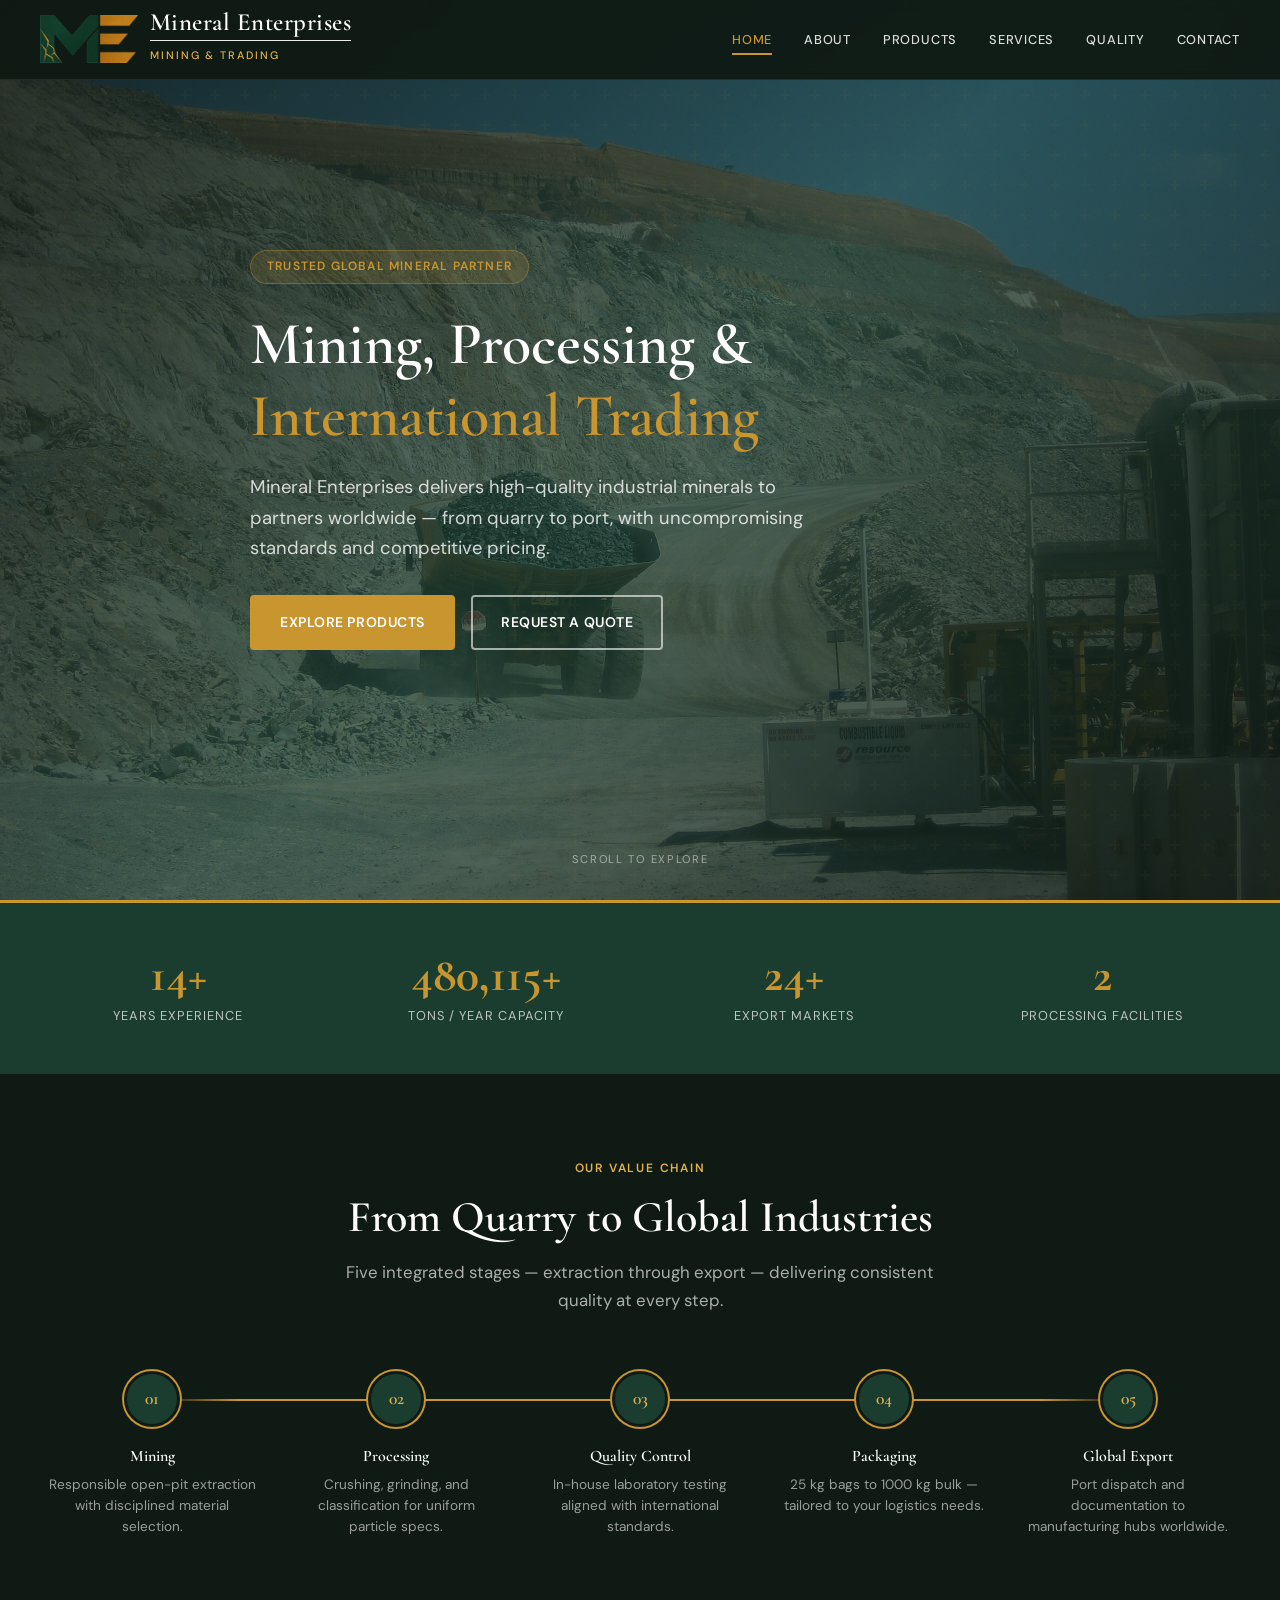
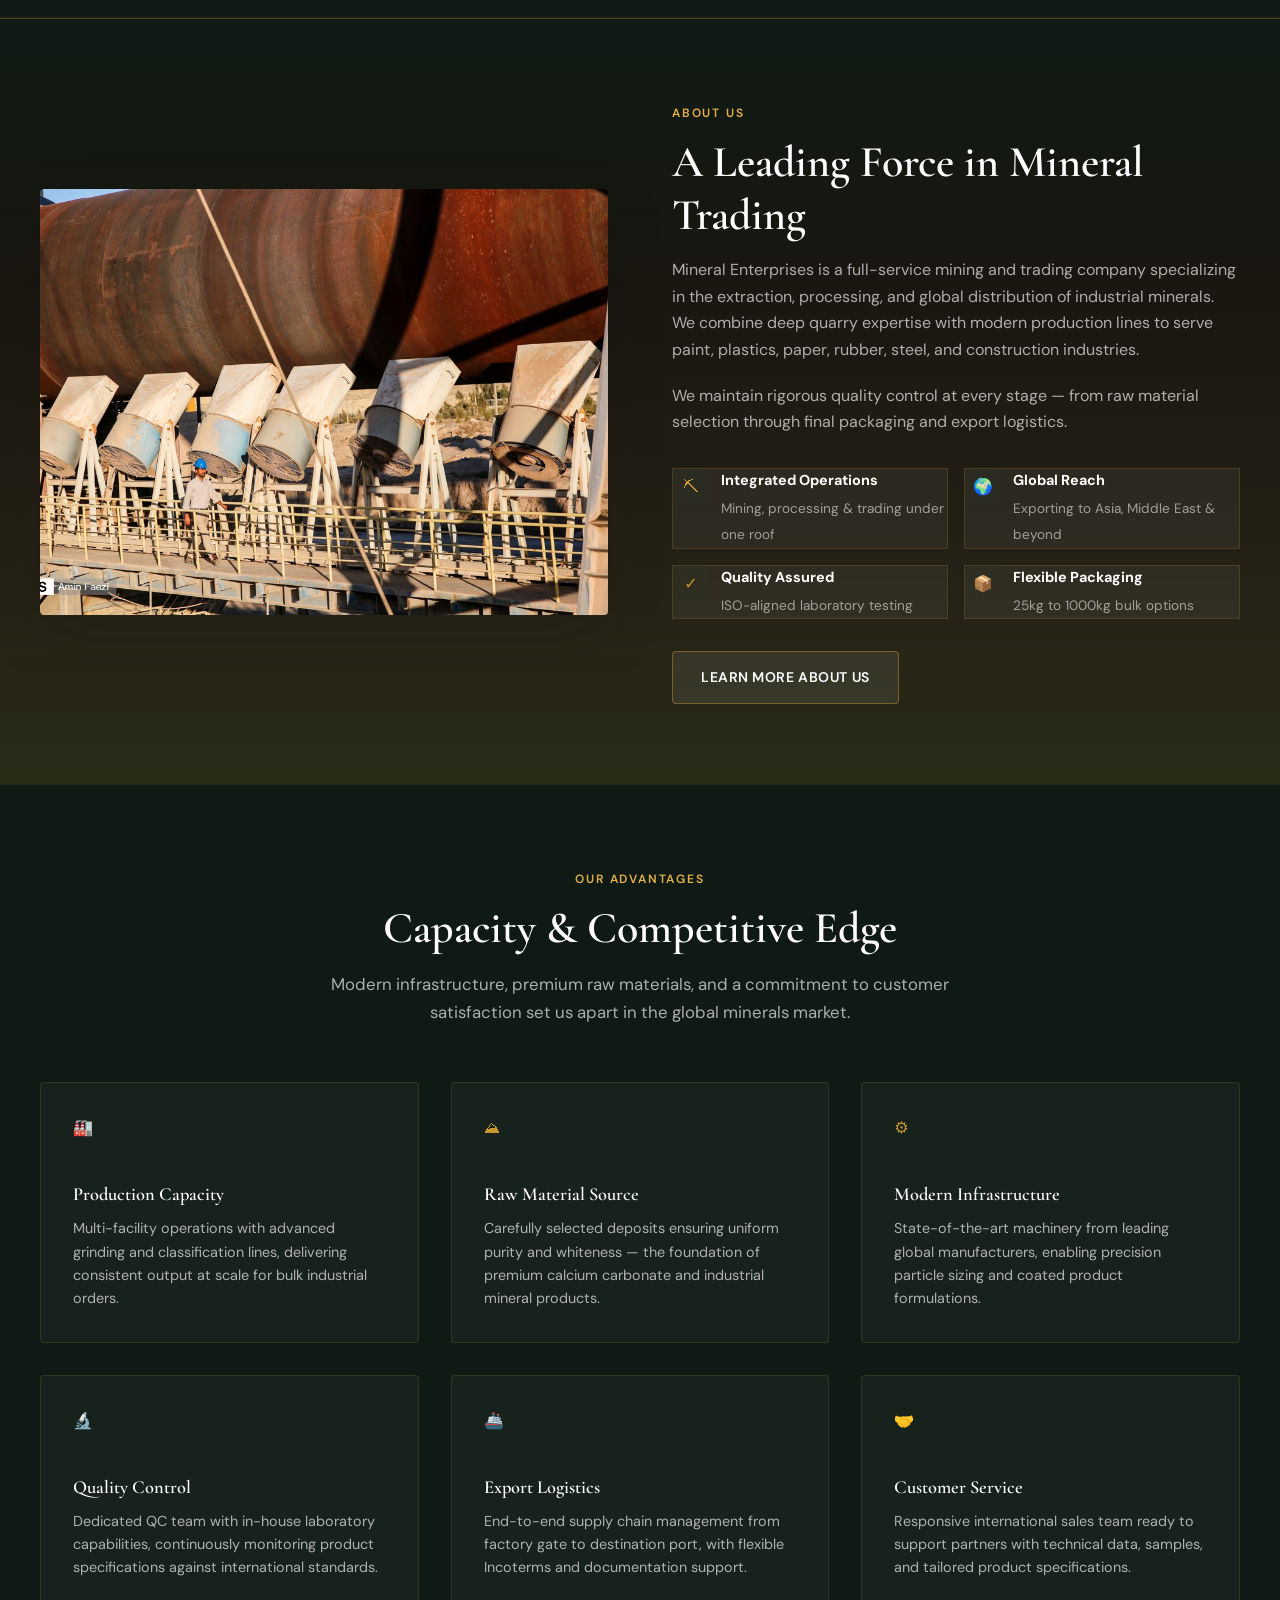
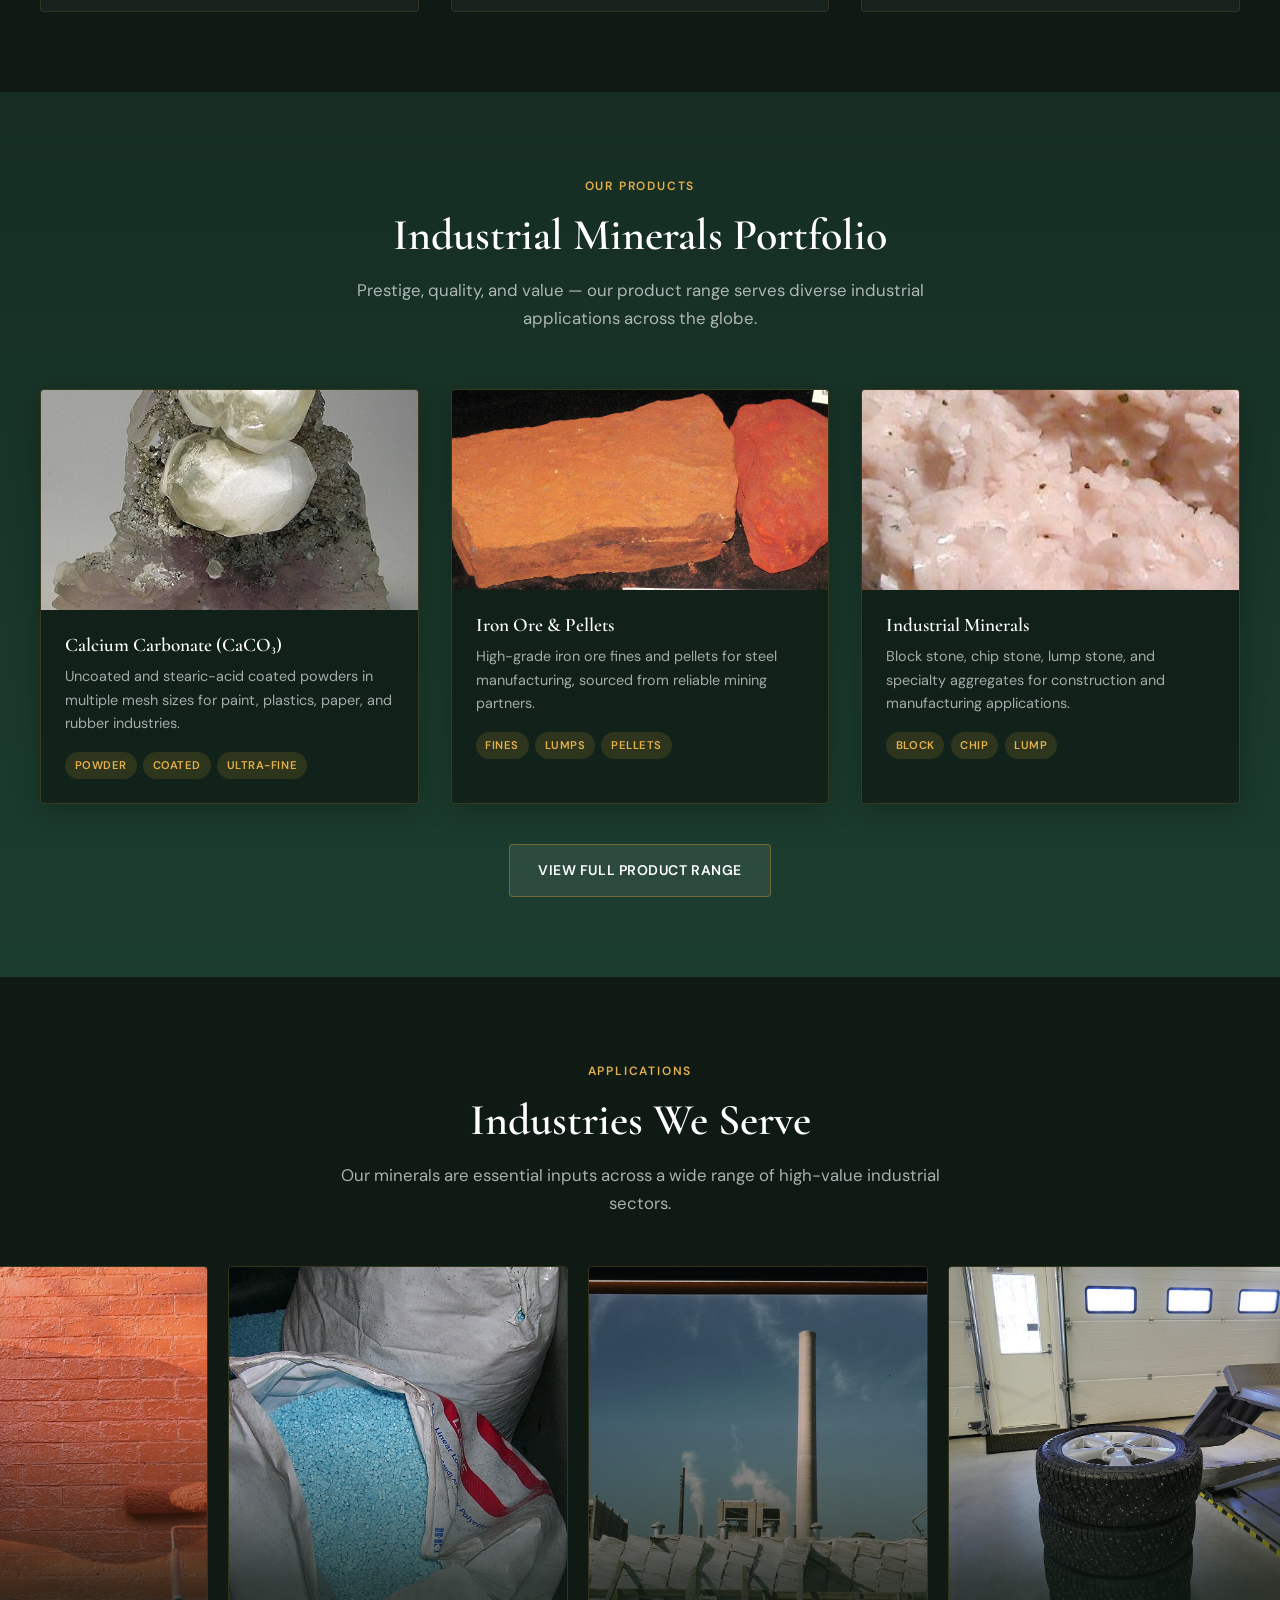
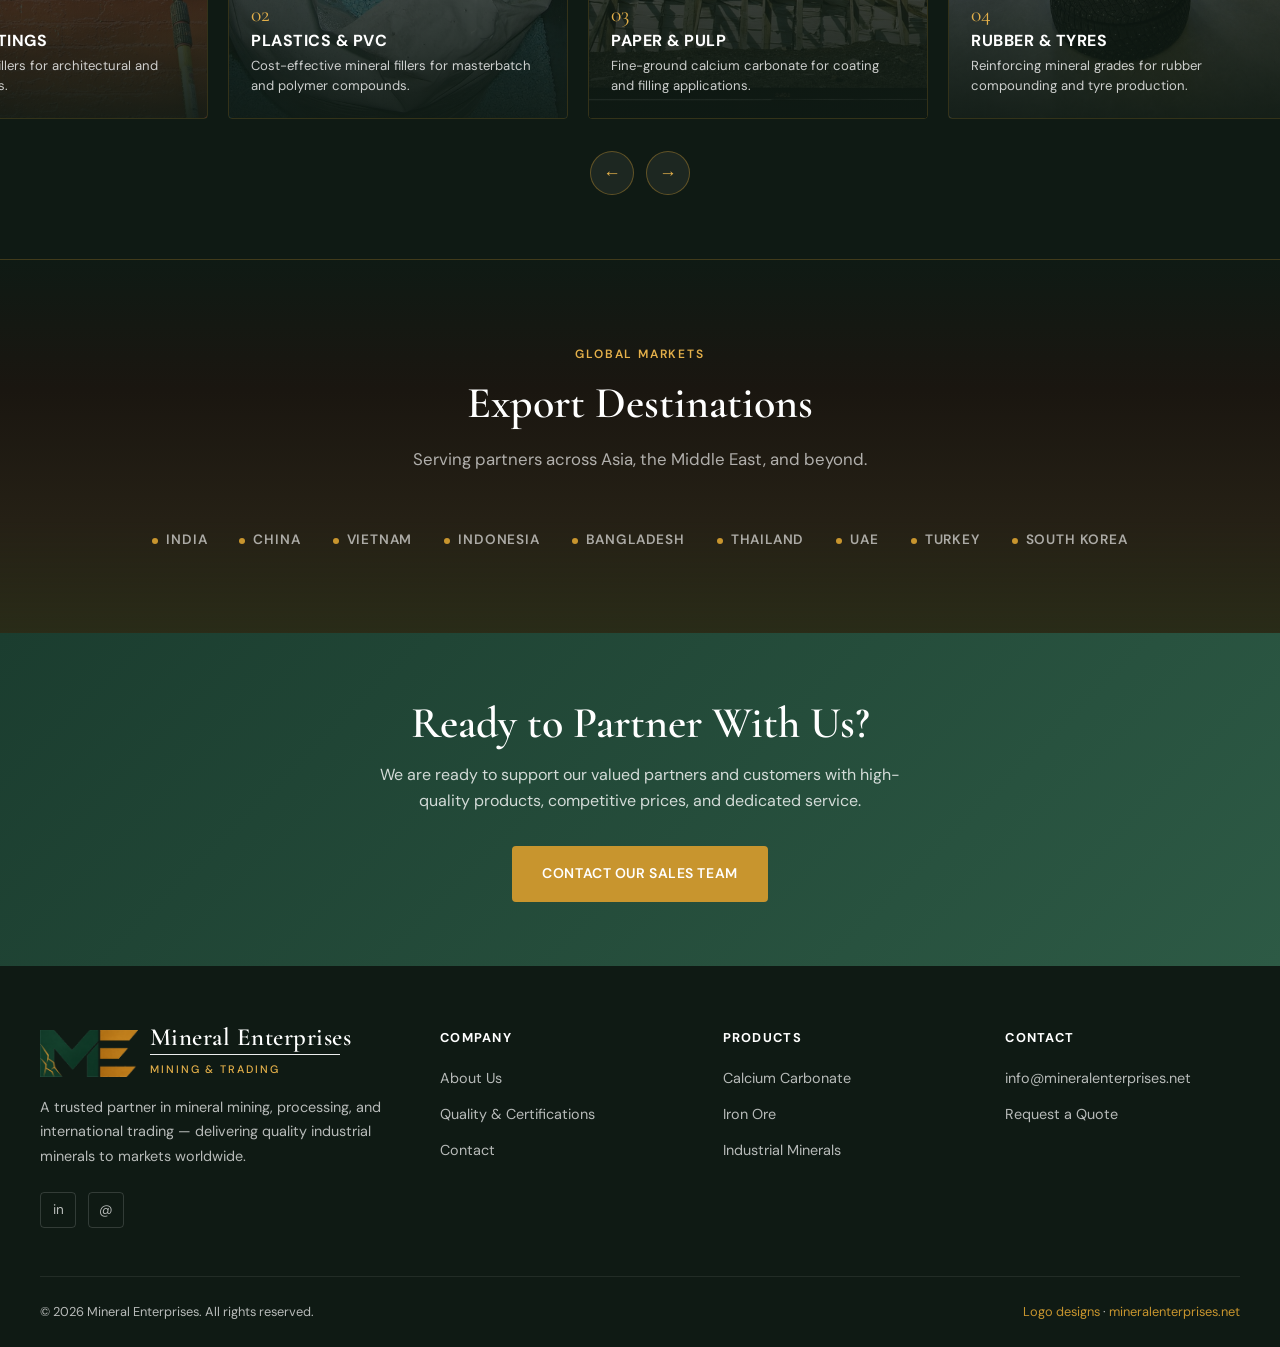
<file: index.html>
<!DOCTYPE html>
<html lang="en">
<head>
  <meta charset="UTF-8">
  <meta name="viewport" content="width=device-width, initial-scale=1.0">
  <meta name="description" content="Mineral Enterprises — international mining, processing, and mineral trading. Premium industrial minerals for global markets.">
  <title>Mineral Enterprises | Mining &amp; Mineral Trading</title>
  <link rel="preconnect" href="https://fonts.googleapis.com">
  <link rel="preconnect" href="https://fonts.gstatic.com" crossorigin>
  <link href="https://fonts.googleapis.com/css2?family=Cormorant+Garamond:wght@500;600;700&family=DM+Sans:wght@400;500;600;700&display=swap" rel="stylesheet">
  <link rel="stylesheet" href="css/styles.css">
  <link rel="icon" href="assets/ai-generated/favicon.png" type="image/png">
</head>
<body class="page-brand">

  <header class="site-header">
    <div class="container header-inner">
      <a href="index.html" class="logo">
        <div class="logo-mark"><img src="assets/ai-generated/logo-me.png?v=15" srcset="assets/ai-generated/logo-me@2x.png?v=15 2x" alt="Mineral Enterprises"></div>
        <div class="logo-text">
          <span class="logo-name">Mineral Enterprises</span>
          <span class="logo-tagline">Mining &amp; Trading</span>
        </div>
      </a>
      <nav class="nav-desktop">
        <a href="index.html" class="active">Home</a>
        <a href="about.html">About</a>
        <a href="products.html">Products</a>
        <a href="services.html">Services</a>
        <a href="quality.html">Quality</a>
        <a href="contact.html">Contact</a>
      </nav>
      <button class="nav-toggle" aria-label="Toggle menu">
        <span></span><span></span><span></span>
      </button>
    </div>
    <nav class="nav-mobile">
      <a href="index.html" class="active">Home</a>
      <a href="about.html">About</a>
      <a href="products.html">Products</a>
      <a href="services.html">Services</a>
      <a href="quality.html">Quality</a>
      <a href="contact.html">Contact</a>
    </nav>
  </header>

  <section class="hero">
    <div class="hero-bg"></div>
    <div class="hero-pattern"></div>
    <div class="container hero-content">
      <div class="hero-badge">Trusted Global Mineral Partner</div>
      <h1>Mining, Processing &amp; <em>International Trading</em></h1>
      <p class="hero-lead">
        Mineral Enterprises delivers high-quality industrial minerals to partners worldwide — from quarry to port, with uncompromising standards and competitive pricing.
      </p>
      <div class="hero-actions">
        <a href="products.html" class="btn btn-primary">Explore Products</a>
        <a href="contact.html" class="btn btn-outline">Request a Quote</a>
      </div>
    </div>
    <div class="hero-scroll">Scroll to explore</div>
  </section>

  <div class="stats-bar">
    <div class="container stats-grid">
      <div class="stat-item">
        <div class="stat-number" data-count="15" data-suffix="+">0</div>
        <div class="stat-label">Years Experience</div>
      </div>
      <div class="stat-item">
        <div class="stat-number" data-count="500000" data-suffix="+">0</div>
        <div class="stat-label">Tons / Year Capacity</div>
      </div>
      <div class="stat-item">
        <div class="stat-number" data-count="25" data-suffix="+">0</div>
        <div class="stat-label">Export Markets</div>
      </div>
      <div class="stat-item">
        <div class="stat-number" data-count="3">0</div>
        <div class="stat-label">Processing Facilities</div>
      </div>
    </div>
  </div>

  <section class="value-chain" id="journey">
    <div class="container">
      <div class="section-header">
        <span class="section-label">Our Value Chain</span>
        <h2 class="section-title">From Quarry to Global Industries</h2>
        <p class="section-desc">Five integrated stages — extraction through export — delivering consistent quality at every step.</p>
      </div>
      <div class="chain-track">
        <article class="chain-step">
          <div class="chain-icon">01</div>
          <h3>Mining</h3>
          <p>Responsible open-pit extraction with disciplined material selection.</p>
        </article>
        <article class="chain-step">
          <div class="chain-icon">02</div>
          <h3>Processing</h3>
          <p>Crushing, grinding, and classification for uniform particle specs.</p>
        </article>
        <article class="chain-step">
          <div class="chain-icon">03</div>
          <h3>Quality Control</h3>
          <p>In-house laboratory testing aligned with international standards.</p>
        </article>
        <article class="chain-step">
          <div class="chain-icon">04</div>
          <h3>Packaging</h3>
          <p>25 kg bags to 1000 kg bulk — tailored to your logistics needs.</p>
        </article>
        <article class="chain-step">
          <div class="chain-icon">05</div>
          <h3>Global Export</h3>
          <p>Port dispatch and documentation to manufacturing hubs worldwide.</p>
        </article>
      </div>
    </div>
  </section>

  <section id="about">
    <div class="container about-grid">
      <div class="about-image">
        <img loading="lazy" src="assets/images/about-facility.jpg" alt="Mineral processing facility">
        <div class="about-image-accent"></div>
      </div>
      <div class="about-content">
        <span class="section-label">About Us</span>
        <h2 class="section-title">A Leading Force in Mineral Trading</h2>
        <p>
          Mineral Enterprises is a full-service mining and trading company specializing in the extraction, processing, and global distribution of industrial minerals. We combine deep quarry expertise with modern production lines to serve paint, plastics, paper, rubber, steel, and construction industries.
        </p>
        <p>
          We maintain rigorous quality control at every stage — from raw material selection through final packaging and export logistics.
        </p>
        <div class="about-features">
          <div class="about-feature">
            <div class="feature-icon">⛏</div>
            <div>
              <strong>Integrated Operations</strong>
              <span>Mining, processing &amp; trading under one roof</span>
            </div>
          </div>
          <div class="about-feature">
            <div class="feature-icon">🌍</div>
            <div>
              <strong>Global Reach</strong>
              <span>Exporting to Asia, Middle East &amp; beyond</span>
            </div>
          </div>
          <div class="about-feature">
            <div class="feature-icon">✓</div>
            <div>
              <strong>Quality Assured</strong>
              <span>ISO-aligned laboratory testing</span>
            </div>
          </div>
          <div class="about-feature">
            <div class="feature-icon">📦</div>
            <div>
              <strong>Flexible Packaging</strong>
              <span>25kg to 1000kg bulk options</span>
            </div>
          </div>
        </div>
        <a href="about.html" class="btn btn-dark">Learn More About Us</a>
      </div>
    </div>
  </section>

  <section class="advantages" id="advantages">
    <div class="container">
      <div class="section-header">
        <span class="section-label">Our Advantages</span>
        <h2 class="section-title">Capacity &amp; Competitive Edge</h2>
        <p class="section-desc">Modern infrastructure, premium raw materials, and a commitment to customer satisfaction set us apart in the global minerals market.</p>
      </div>
      <div class="advantages-grid">
        <div class="advantage-card">
          <div class="advantage-icon">🏭</div>
          <h3>Production Capacity</h3>
          <p>Multi-facility operations with advanced grinding and classification lines, delivering consistent output at scale for bulk industrial orders.</p>
        </div>
        <div class="advantage-card">
          <div class="advantage-icon">⛰</div>
          <h3>Raw Material Source</h3>
          <p>Carefully selected deposits ensuring uniform purity and whiteness — the foundation of premium calcium carbonate and industrial mineral products.</p>
        </div>
        <div class="advantage-card">
          <div class="advantage-icon">⚙</div>
          <h3>Modern Infrastructure</h3>
          <p>State-of-the-art machinery from leading global manufacturers, enabling precision particle sizing and coated product formulations.</p>
        </div>
        <div class="advantage-card">
          <div class="advantage-icon">🔬</div>
          <h3>Quality Control</h3>
          <p>Dedicated QC team with in-house laboratory capabilities, continuously monitoring product specifications against international standards.</p>
        </div>
        <div class="advantage-card">
          <div class="advantage-icon">🚢</div>
          <h3>Export Logistics</h3>
          <p>End-to-end supply chain management from factory gate to destination port, with flexible Incoterms and documentation support.</p>
        </div>
        <div class="advantage-card">
          <div class="advantage-icon">🤝</div>
          <h3>Customer Service</h3>
          <p>Responsive international sales team ready to support partners with technical data, samples, and tailored product specifications.</p>
        </div>
      </div>
    </div>
  </section>

  <section id="products">
    <div class="container">
      <div class="section-header">
        <span class="section-label">Our Products</span>
        <h2 class="section-title">Industrial Minerals Portfolio</h2>
        <p class="section-desc">Prestige, quality, and value — our product range serves diverse industrial applications across the globe.</p>
      </div>
      <div class="products-grid">
        <article class="product-card product-card--featured">
          <div class="product-image">
            <img loading="lazy" src="assets/images/product-caco3.jpg" alt="Calcium Carbonate powder">
          </div>
          <div class="product-body">
            <h3>Calcium Carbonate (CaCO₃)</h3>
            <p>Uncoated and stearic-acid coated powders in multiple mesh sizes for paint, plastics, paper, and rubber industries.</p>
            <div class="product-tags">
              <span class="product-tag">Powder</span>
              <span class="product-tag">Coated</span>
              <span class="product-tag">Ultra-fine</span>
            </div>
          </div>
        </article>
        <article class="product-card">
          <div class="product-image">
            <img loading="lazy" src="assets/images/product-iron.jpg" alt="Iron ore">
          </div>
          <div class="product-body">
            <h3>Iron Ore &amp; Pellets</h3>
            <p>High-grade iron ore fines and pellets for steel manufacturing, sourced from reliable mining partners.</p>
            <div class="product-tags">
              <span class="product-tag">Fines</span>
              <span class="product-tag">Lumps</span>
              <span class="product-tag">Pellets</span>
            </div>
          </div>
        </article>
        <article class="product-card">
          <div class="product-image">
            <img loading="lazy" src="assets/images/product-minerals.jpg" alt="Industrial minerals">
          </div>
          <div class="product-body">
            <h3>Industrial Minerals</h3>
            <p>Block stone, chip stone, lump stone, and specialty aggregates for construction and manufacturing applications.</p>
            <div class="product-tags">
              <span class="product-tag">Block</span>
              <span class="product-tag">Chip</span>
              <span class="product-tag">Lump</span>
            </div>
          </div>
        </article>
      </div>
      <div class="section-cta">
        <a href="products.html" class="btn btn-dark">View Full Product Range</a>
      </div>
    </div>
  </section>

  <section class="applications" id="applications">
    <div class="container">
      <div class="section-header">
        <span class="section-label">Applications</span>
        <h2 class="section-title">Industries We Serve</h2>
        <p class="section-desc">Our minerals are essential inputs across a wide range of high-value industrial sectors.</p>
      </div>
    </div>
    <div class="app-scroll-outer">
      <div class="app-scroll-track" id="app-scroll-track" tabindex="0" aria-label="Industry applications — scroll horizontally">
        <article class="app-card">
          <img loading="lazy" src="assets/images/applications/paint-coatings.jpg?v=3" alt="Paint and coatings manufacturing">
          <div class="app-card-overlay">
            <span>01</span>
            <h4>Paint &amp; Coatings</h4>
            <p>High-brightness fillers for architectural and industrial coatings.</p>
          </div>
        </article>
        <article class="app-card">
          <img loading="lazy" src="assets/images/applications/plastics-pvc.jpg?v=3" alt="Plastics and PVC production">
          <div class="app-card-overlay">
            <span>02</span>
            <h4>Plastics &amp; PVC</h4>
            <p>Cost-effective mineral fillers for masterbatch and polymer compounds.</p>
          </div>
        </article>
        <article class="app-card">
          <img loading="lazy" src="assets/images/applications/paper-pulp.jpg?v=3" alt="Paper and pulp mill">
          <div class="app-card-overlay">
            <span>03</span>
            <h4>Paper &amp; Pulp</h4>
            <p>Fine-ground calcium carbonate for coating and filling applications.</p>
          </div>
        </article>
        <article class="app-card">
          <img loading="lazy" src="assets/images/applications/rubber-tyres.jpg?v=3" alt="Rubber and tyre manufacturing">
          <div class="app-card-overlay">
            <span>04</span>
            <h4>Rubber &amp; Tyres</h4>
            <p>Reinforcing mineral grades for rubber compounding and tyre production.</p>
          </div>
        </article>
        <article class="app-card">
          <img loading="lazy" src="assets/images/applications/construction.jpg?v=3" alt="Construction materials">
          <div class="app-card-overlay">
            <span>05</span>
            <h4>Construction</h4>
            <p>Aggregates and mineral additives for cement and building materials.</p>
          </div>
        </article>
        <article class="app-card">
          <img loading="lazy" src="assets/images/applications/cable-wire.jpg?v=3" alt="Cable and wire manufacturing">
          <div class="app-card-overlay">
            <span>06</span>
            <h4>Cable &amp; Wire</h4>
            <p>Ultra-fine fillers for flame-retardant cable compounds.</p>
          </div>
        </article>
        <article class="app-card">
          <img loading="lazy" src="assets/images/applications/steel-metallurgy.jpg?v=3" alt="Steel and metallurgy">
          <div class="app-card-overlay">
            <span>07</span>
            <h4>Steel &amp; Metallurgy</h4>
            <p>Iron ore fines, lumps, and pellets for steelmaking.</p>
          </div>
        </article>
        <article class="app-card">
          <img loading="lazy" src="assets/images/applications/chemicals.jpg?v=3" alt="Chemical processing">
          <div class="app-card-overlay">
            <span>08</span>
            <h4>Chemicals</h4>
            <p>High-purity mineral inputs for chemical processing and formulations.</p>
          </div>
        </article>
      </div>
      <div class="app-scroll-nav">
        <button type="button" class="app-scroll-btn app-scroll-btn--prev" aria-label="Scroll applications left">←</button>
        <button type="button" class="app-scroll-btn app-scroll-btn--next" aria-label="Scroll applications right">→</button>
      </div>
    </div>
    <p class="app-scroll-hint">Scroll to explore industries →</p>
  </section>

  <div class="markets-strip" id="markets">
    <div class="container">
      <div class="section-header">
        <span class="section-label">Global Markets</span>
        <h2 class="section-title">Export Destinations</h2>
        <p class="section-desc">Serving partners across Asia, the Middle East, and beyond.</p>
      </div>
      <div class="markets-list">
        <span class="market-item">India</span>
        <span class="market-item">China</span>
        <span class="market-item">Vietnam</span>
        <span class="market-item">Indonesia</span>
        <span class="market-item">Bangladesh</span>
        <span class="market-item">Thailand</span>
        <span class="market-item">UAE</span>
        <span class="market-item">Turkey</span>
        <span class="market-item">South Korea</span>
      </div>
    </div>
  </div>

  <section class="cta-banner" id="contact-cta">
    <div class="container">
      <h2>Ready to Partner With Us?</h2>
      <p>We are ready to support our valued partners and customers with high-quality products, competitive prices, and dedicated service.</p>
      <a href="contact.html" class="btn btn-primary">Contact Our Sales Team</a>
    </div>
  </section>

  <footer class="site-footer">
    <div class="container footer-grid">
      <div class="footer-brand">
        <a href="index.html" class="logo footer-logo">
          <div class="logo-mark">
            <img src="assets/ai-generated/logo-me.png?v=15" srcset="assets/ai-generated/logo-me@2x.png?v=15 2x" alt="Mineral Enterprises">
          </div>
          <div class="logo-text">
            <span class="logo-name">Mineral Enterprises</span>
            <span class="logo-tagline">Mining &amp; Trading</span>
          </div>
        </a>
        <p>A trusted partner in mineral mining, processing, and international trading — delivering quality industrial minerals to markets worldwide.</p>
        <div class="footer-social">
          <a href="#" aria-label="LinkedIn">in</a>
          <a href="#" aria-label="Email">@</a>
        </div>
      </div>
      <div class="footer-col">
        <h4>Company</h4>
        <ul>
          <li><a href="about.html">About Us</a></li>
          <li><a href="quality.html">Quality &amp; Certifications</a></li>
          <li><a href="contact.html">Contact</a></li>
        </ul>
      </div>
      <div class="footer-col">
        <h4>Products</h4>
        <ul>
          <li><a href="products.html">Calcium Carbonate</a></li>
          <li><a href="products.html">Iron Ore</a></li>
          <li><a href="products.html">Industrial Minerals</a></li>
        </ul>
      </div>
      <div class="footer-col">
        <h4>Contact</h4>
        <ul>
          <li><a href="mailto:info@mineralenterprises.net">info@mineralenterprises.net</a></li>
          <li><a href="contact.html">Request a Quote</a></li>
        </ul>
      </div>
    </div>
    <div class="container footer-bottom">
      <span>&copy; 2026 Mineral Enterprises. All rights reserved.</span>
      <span><a href="logo-preview.html">Logo designs</a> · <a href="https://mineralenterprises.net">mineralenterprises.net</a></span>
    </div>
  </footer>

  <script src="js/main.js"></script>
</body>
</html>
</file>
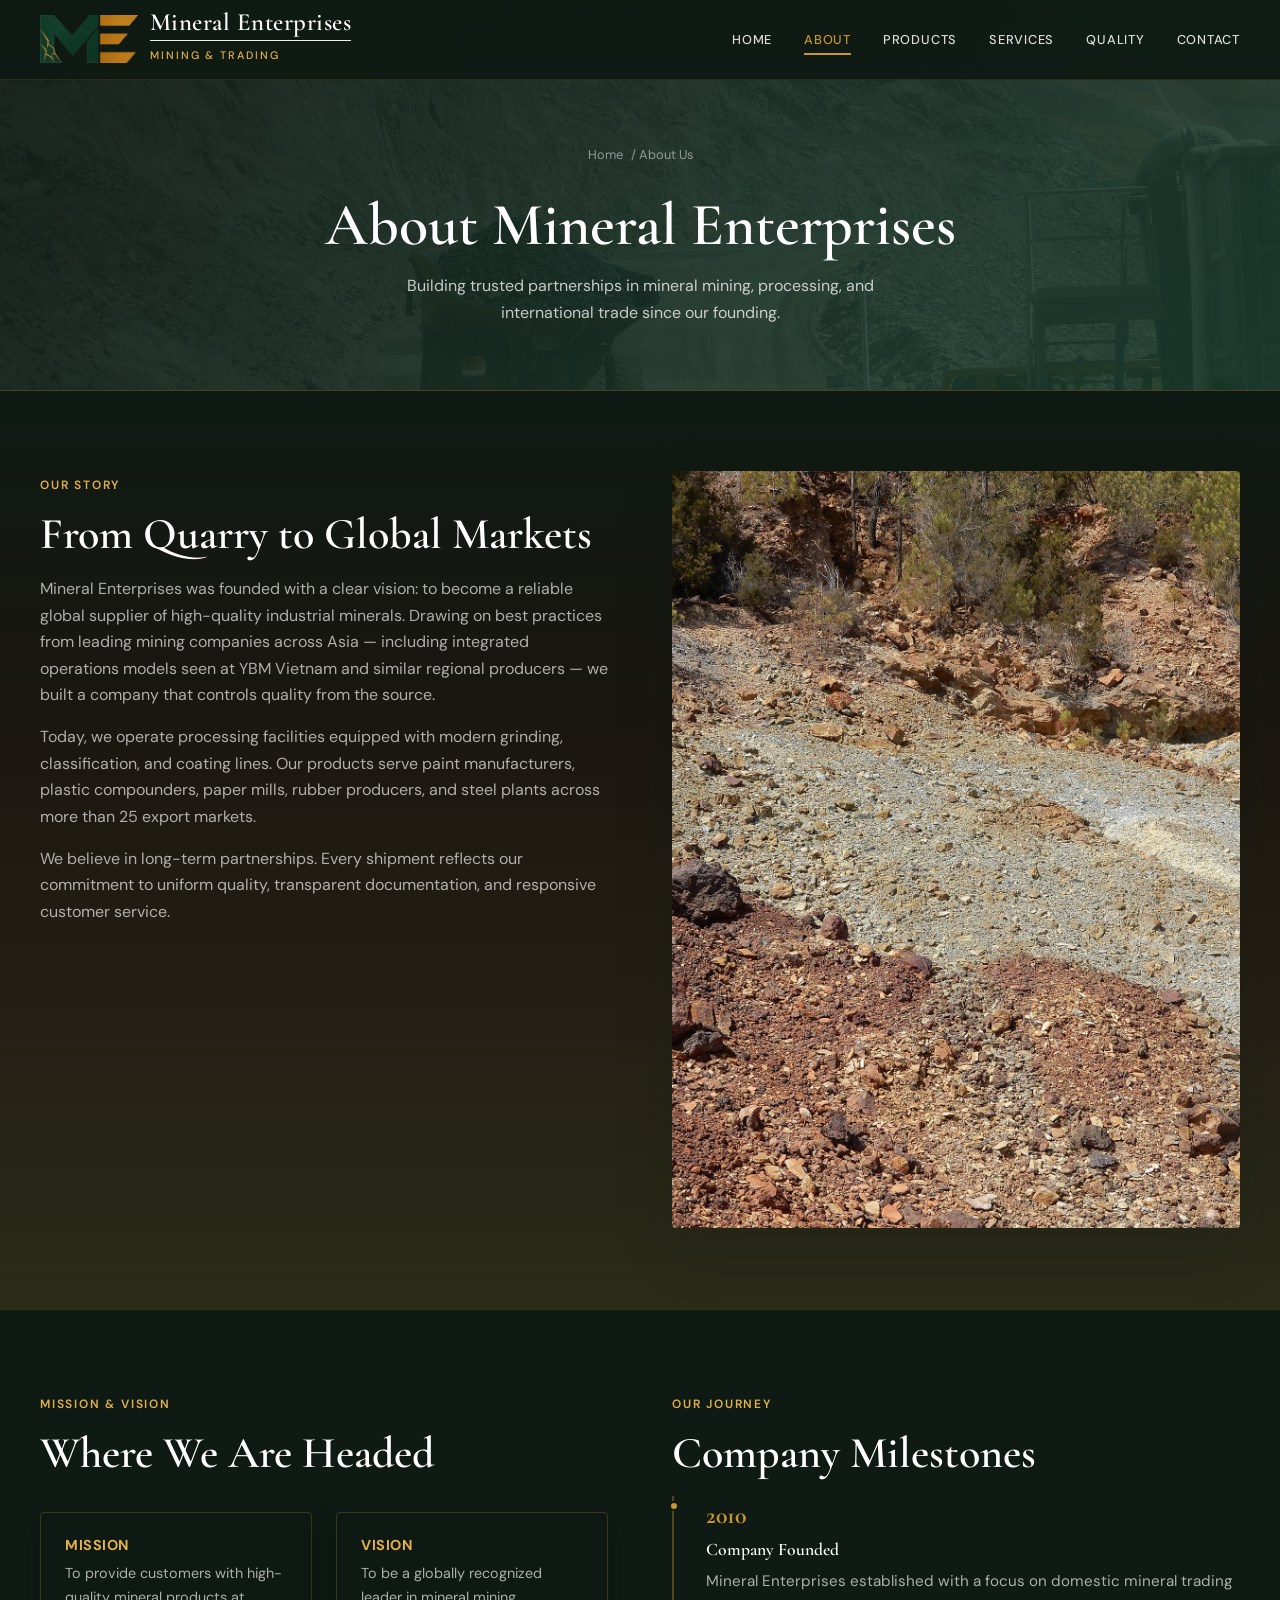
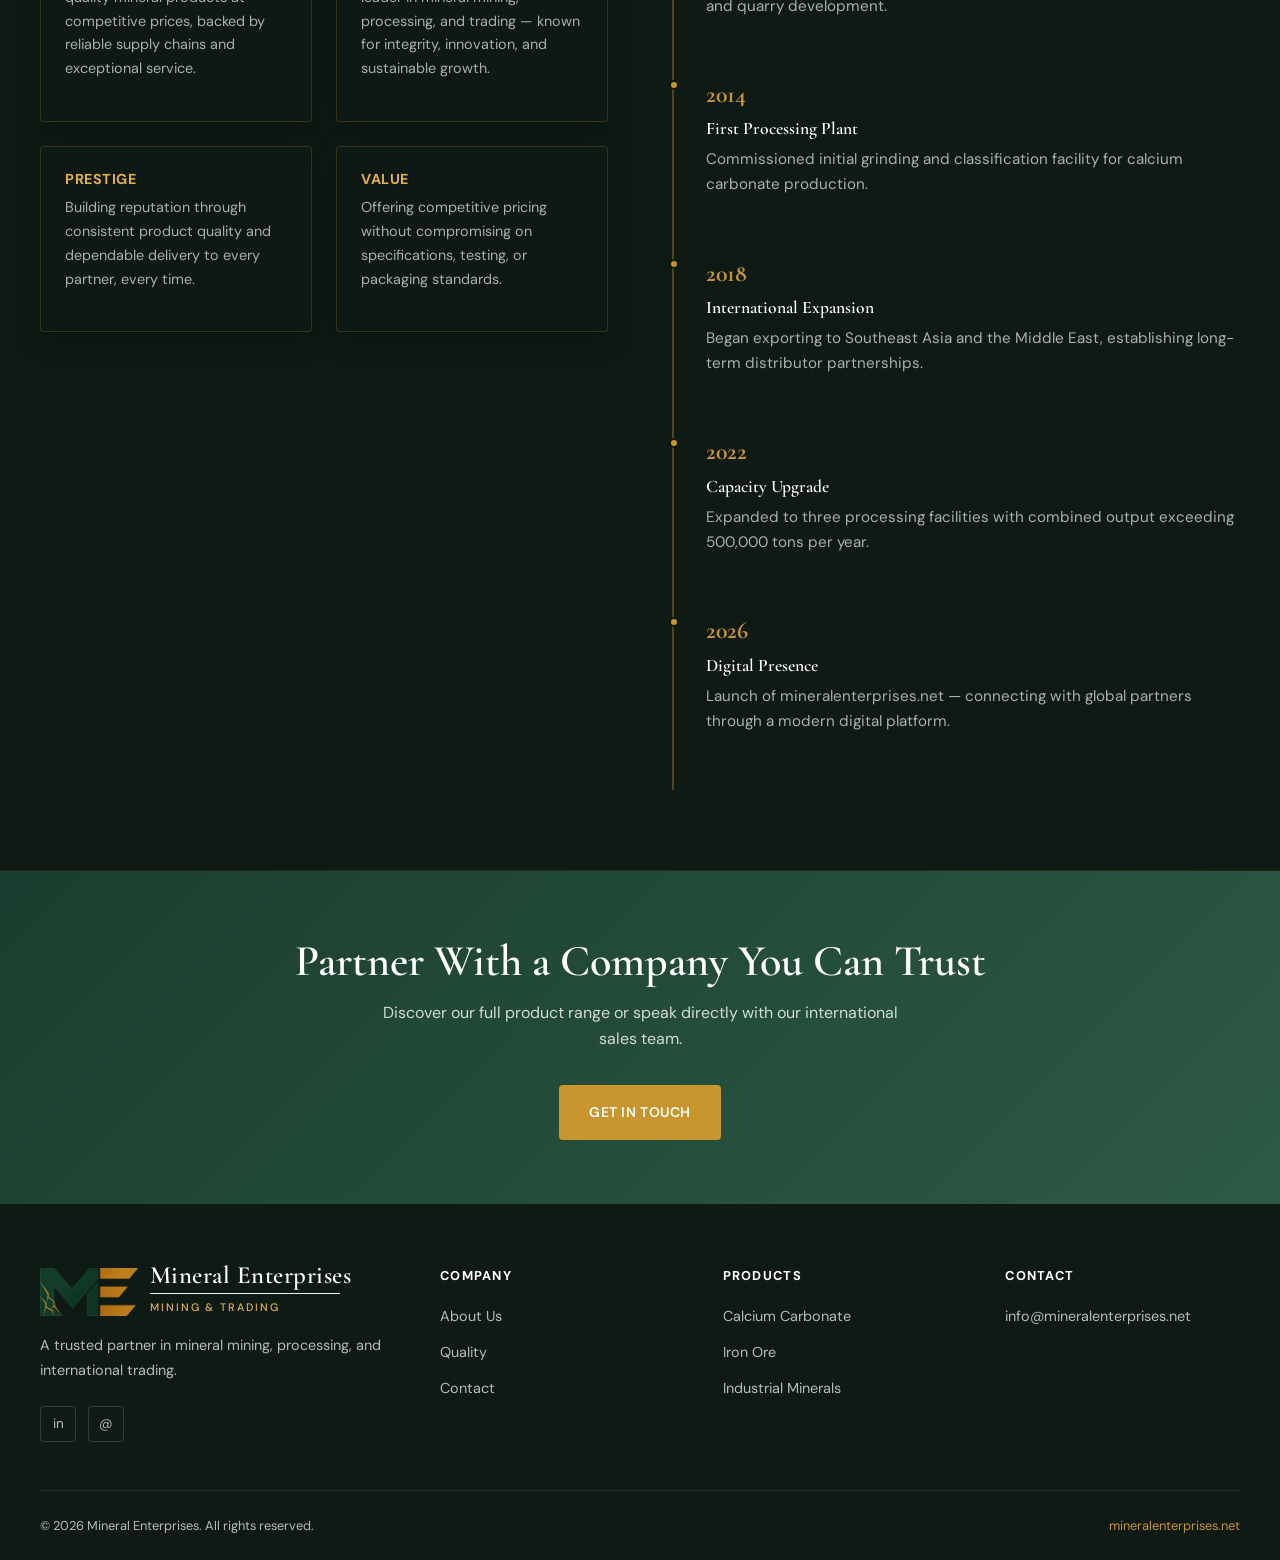
<file: about.html>
<!DOCTYPE html>
<html lang="en">
<head>
  <meta charset="UTF-8">
  <meta name="viewport" content="width=device-width, initial-scale=1.0">
  <meta name="description" content="About Mineral Enterprises — our history, mission, vision, and commitment to global mineral trading excellence.">
  <title>About Us | Mineral Enterprises</title>
  <link rel="preconnect" href="https://fonts.googleapis.com">
  <link rel="preconnect" href="https://fonts.gstatic.com" crossorigin>
  <link href="https://fonts.googleapis.com/css2?family=Cormorant+Garamond:wght@500;600;700&family=DM+Sans:wght@400;500;600;700&display=swap" rel="stylesheet">
  <link rel="stylesheet" href="css/styles.css">
  <link rel="icon" href="assets/ai-generated/favicon.png" type="image/png">
</head>
<body class="page-brand">

  <header class="site-header">
    <div class="container header-inner">
      <a href="index.html" class="logo">
        <div class="logo-mark"><img src="assets/ai-generated/logo-me.png?v=15" srcset="assets/ai-generated/logo-me@2x.png?v=15 2x" alt="Mineral Enterprises"></div>
        <div class="logo-text">
          <span class="logo-name">Mineral Enterprises</span>
          <span class="logo-tagline">Mining &amp; Trading</span>
        </div>
      </a>
      <nav class="nav-desktop">
        <a href="index.html">Home</a>
        <a href="about.html" class="active">About</a>
        <a href="products.html">Products</a>
        <a href="services.html">Services</a>
        <a href="quality.html">Quality</a>
        <a href="contact.html">Contact</a>
      </nav>
      <button class="nav-toggle" aria-label="Toggle menu"><span></span><span></span><span></span></button>
    </div>
    <nav class="nav-mobile">
      <a href="index.html">Home</a>
      <a href="about.html" class="active">About</a>
      <a href="products.html">Products</a>
      <a href="services.html">Services</a>
      <a href="quality.html">Quality</a>
      <a href="contact.html">Contact</a>
    </nav>
  </header>

  <section class="page-hero">
    <div class="container">
      <nav class="breadcrumb"><a href="index.html">Home</a> / About Us</nav>
      <h1>About Mineral Enterprises</h1>
      <p>Building trusted partnerships in mineral mining, processing, and international trade since our founding.</p>
    </div>
  </section>

  <section>
    <div class="container content-grid">
      <div class="content-block">
        <span class="section-label">Our Story</span>
        <h2>From Quarry to Global Markets</h2>
        <p>
          Mineral Enterprises was founded with a clear vision: to become a reliable global supplier of high-quality industrial minerals. Drawing on best practices from leading mining companies across Asia — including integrated operations models seen at YBM Vietnam and similar regional producers — we built a company that controls quality from the source.
        </p>
        <p>
          Today, we operate processing facilities equipped with modern grinding, classification, and coating lines. Our products serve paint manufacturers, plastic compounders, paper mills, rubber producers, and steel plants across more than 25 export markets.
        </p>
        <p>
          We believe in long-term partnerships. Every shipment reflects our commitment to uniform quality, transparent documentation, and responsive customer service.
        </p>
      </div>
      <div class="content-block">
        <div class="about-image" style="aspect-ratio:3/4;">
          <img loading="lazy" src="assets/images/about-mining.jpg" alt="Mining operations">
        </div>
      </div>
    </div>
  </section>

  <section class="section-gold">
    <div class="container content-grid">
      <div class="content-block">
        <span class="section-label">Mission &amp; Vision</span>
        <h2>Where We Are Headed</h2>
        <div class="values-grid">
          <div class="value-card">
            <h4>Mission</h4>
            <p>To provide customers with high-quality mineral products at competitive prices, backed by reliable supply chains and exceptional service.</p>
          </div>
          <div class="value-card">
            <h4>Vision</h4>
            <p>To be a globally recognized leader in mineral mining, processing, and trading — known for integrity, innovation, and sustainable growth.</p>
          </div>
          <div class="value-card">
            <h4>Prestige</h4>
            <p>Building reputation through consistent product quality and dependable delivery to every partner, every time.</p>
          </div>
          <div class="value-card">
            <h4>Value</h4>
            <p>Offering competitive pricing without compromising on specifications, testing, or packaging standards.</p>
          </div>
        </div>
      </div>
      <div class="content-block">
        <span class="section-label">Our Journey</span>
        <h2>Company Milestones</h2>
        <div class="timeline">
          <div class="timeline-item">
            <div class="timeline-year">2010</div>
            <h3>Company Founded</h3>
            <p>Mineral Enterprises established with a focus on domestic mineral trading and quarry development.</p>
          </div>
          <div class="timeline-item">
            <div class="timeline-year">2014</div>
            <h3>First Processing Plant</h3>
            <p>Commissioned initial grinding and classification facility for calcium carbonate production.</p>
          </div>
          <div class="timeline-item">
            <div class="timeline-year">2018</div>
            <h3>International Expansion</h3>
            <p>Began exporting to Southeast Asia and the Middle East, establishing long-term distributor partnerships.</p>
          </div>
          <div class="timeline-item">
            <div class="timeline-year">2022</div>
            <h3>Capacity Upgrade</h3>
            <p>Expanded to three processing facilities with combined output exceeding 500,000 tons per year.</p>
          </div>
          <div class="timeline-item">
            <div class="timeline-year">2026</div>
            <h3>Digital Presence</h3>
            <p>Launch of mineralenterprises.net — connecting with global partners through a modern digital platform.</p>
          </div>
        </div>
      </div>
    </div>
  </section>

  <section class="cta-banner">
    <div class="container">
      <h2>Partner With a Company You Can Trust</h2>
      <p>Discover our full product range or speak directly with our international sales team.</p>
      <a href="contact.html" class="btn btn-primary">Get in Touch</a>
    </div>
  </section>

  <footer class="site-footer">
    <div class="container footer-grid">
      <div class="footer-brand">
        <a href="index.html" class="logo footer-logo">
          <div class="logo-mark">
            <img src="assets/ai-generated/logo-me.png?v=15" srcset="assets/ai-generated/logo-me@2x.png?v=15 2x" alt="Mineral Enterprises">
          </div>
          <div class="logo-text">
            <span class="logo-name">Mineral Enterprises</span>
            <span class="logo-tagline">Mining &amp; Trading</span>
          </div>
        </a>
        <p>A trusted partner in mineral mining, processing, and international trading.</p>
        <div class="footer-social"><a href="#">in</a><a href="#">@</a></div>
      </div>
      <div class="footer-col"><h4>Company</h4><ul><li><a href="about.html">About Us</a></li><li><a href="quality.html">Quality</a></li><li><a href="contact.html">Contact</a></li></ul></div>
      <div class="footer-col"><h4>Products</h4><ul><li><a href="products.html">Calcium Carbonate</a></li><li><a href="products.html">Iron Ore</a></li><li><a href="products.html">Industrial Minerals</a></li></ul></div>
      <div class="footer-col"><h4>Contact</h4><ul><li><a href="mailto:info@mineralenterprises.net">info@mineralenterprises.net</a></li></ul></div>
    </div>
    <div class="container footer-bottom">
      <span>&copy; 2026 Mineral Enterprises. All rights reserved.</span>
      <span><a href="https://mineralenterprises.net">mineralenterprises.net</a></span>
    </div>
  </footer>

  <script src="js/main.js"></script>
</body>
</html>
</file>
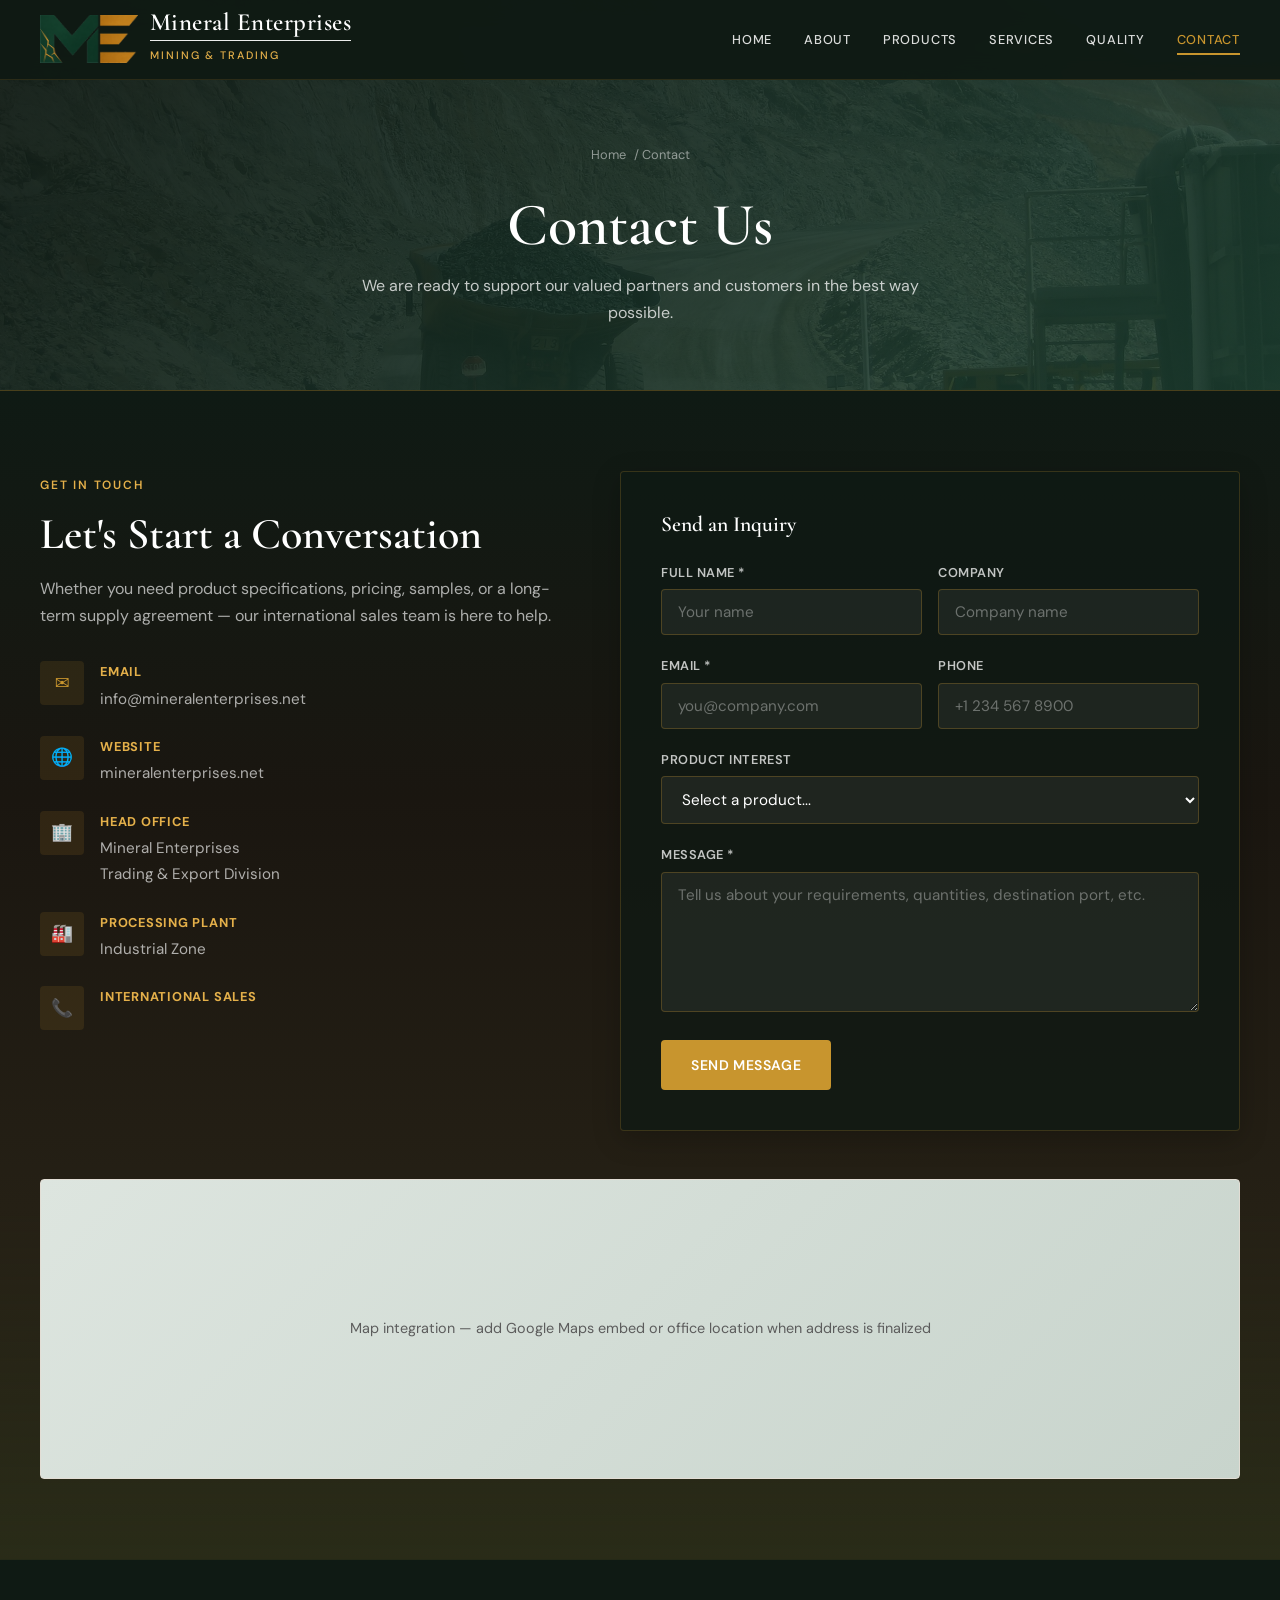
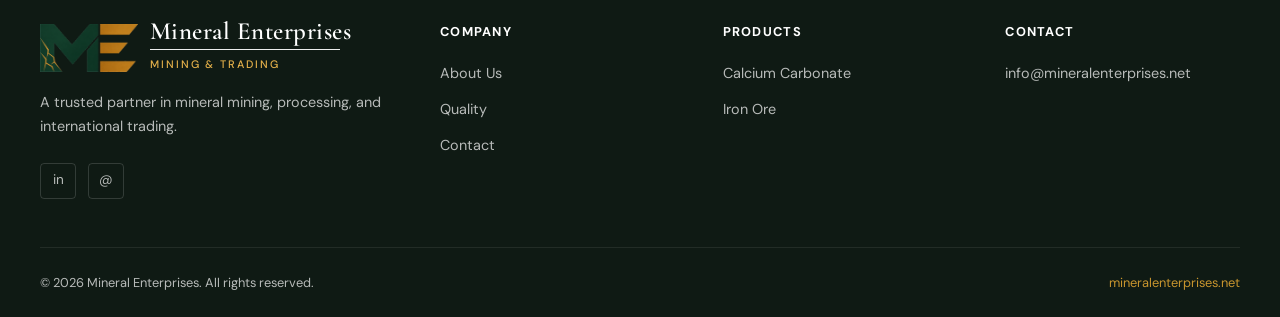
<file: contact.html>
<!DOCTYPE html>
<html lang="en">
<head>
  <meta charset="UTF-8">
  <meta name="viewport" content="width=device-width, initial-scale=1.0">
  <meta name="description" content="Contact Mineral Enterprises — request quotes, product information, and partnership inquiries.">
  <title>Contact Us | Mineral Enterprises</title>
  <link rel="preconnect" href="https://fonts.googleapis.com">
  <link rel="preconnect" href="https://fonts.gstatic.com" crossorigin>
  <link href="https://fonts.googleapis.com/css2?family=Cormorant+Garamond:wght@500;600;700&family=DM+Sans:wght@400;500;600;700&display=swap" rel="stylesheet">
  <link rel="stylesheet" href="css/styles.css">
  <link rel="icon" href="assets/ai-generated/favicon.png" type="image/png">
</head>
<body class="page-brand">

  <header class="site-header">
    <div class="container header-inner">
      <a href="index.html" class="logo">
        <div class="logo-mark"><img src="assets/ai-generated/logo-me.png?v=15" srcset="assets/ai-generated/logo-me@2x.png?v=15 2x" alt="Mineral Enterprises"></div>
        <div class="logo-text">
          <span class="logo-name">Mineral Enterprises</span>
          <span class="logo-tagline">Mining &amp; Trading</span>
        </div>
      </a>
      <nav class="nav-desktop">
        <a href="index.html">Home</a>
        <a href="about.html">About</a>
        <a href="products.html">Products</a>
        <a href="services.html">Services</a>
        <a href="quality.html">Quality</a>
        <a href="contact.html" class="active">Contact</a>
      </nav>
      <button class="nav-toggle" aria-label="Toggle menu"><span></span><span></span><span></span></button>
    </div>
    <nav class="nav-mobile">
      <a href="index.html">Home</a>
      <a href="about.html">About</a>
      <a href="products.html">Products</a>
      <a href="services.html">Services</a>
      <a href="quality.html">Quality</a>
      <a href="contact.html" class="active">Contact</a>
    </nav>
  </header>

  <section class="page-hero">
    <div class="container">
      <nav class="breadcrumb"><a href="index.html">Home</a> / Contact</nav>
      <h1>Contact Us</h1>
      <p>We are ready to support our valued partners and customers in the best way possible.</p>
    </div>
  </section>

  <section>
    <div class="container contact-grid">
      <div class="contact-info">
        <span class="section-label">Get in Touch</span>
        <h2>Let's Start a Conversation</h2>
        <p>Whether you need product specifications, pricing, samples, or a long-term supply agreement — our international sales team is here to help.</p>

        <div class="contact-item">
          <div class="contact-item-icon">✉</div>
          <div>
            <strong>Email</strong>
            <a href="mailto:info@mineralenterprises.net">info@mineralenterprises.net</a>
          </div>
        </div>

        <div class="contact-item">
          <div class="contact-item-icon">🌐</div>
          <div>
            <strong>Website</strong>
            <a href="https://mineralenterprises.net">mineralenterprises.net</a>
          </div>
        </div>

        <div class="contact-item">
          <div class="contact-item-icon">🏢</div>
          <div>
            <strong>Head Office</strong>
            <span>Mineral Enterprises<br>Trading &amp; Export Division<br><!-- Update with your actual address --></span>
          </div>
        </div>

        <div class="contact-item">
          <div class="contact-item-icon">🏭</div>
          <div>
            <strong>Processing Plant</strong>
            <span>Industrial Zone<br><!-- Update with your actual plant address --></span>
          </div>
        </div>

        <div class="contact-item">
          <div class="contact-item-icon">📞</div>
          <div>
            <strong>International Sales</strong>
            <span><!-- Add phone number when ready --></span>
          </div>
        </div>
      </div>

      <div class="contact-form">
        <h3 style="margin-bottom:1.5rem; font-size:1.35rem;">Send an Inquiry</h3>
        <form action="#" method="post">
          <div class="form-row">
            <div class="form-group">
              <label for="name">Full Name *</label>
              <input type="text" id="name" name="name" required placeholder="Your name">
            </div>
            <div class="form-group">
              <label for="company">Company</label>
              <input type="text" id="company" name="company" placeholder="Company name">
            </div>
          </div>
          <div class="form-row">
            <div class="form-group">
              <label for="email">Email *</label>
              <input type="email" id="email" name="email" required placeholder="you@company.com">
            </div>
            <div class="form-group">
              <label for="phone">Phone</label>
              <input type="tel" id="phone" name="phone" placeholder="+1 234 567 8900">
            </div>
          </div>
          <div class="form-group">
            <label for="product">Product Interest</label>
            <select id="product" name="product">
              <option value="">Select a product...</option>
              <option value="caco3">Calcium Carbonate (CaCO₃)</option>
              <option value="iron">Iron Ore &amp; Pellets</option>
              <option value="coal">Thermal / Coking Coal</option>
              <option value="stone">Stone Products &amp; Aggregates</option>
              <option value="other">Other / General Inquiry</option>
            </select>
          </div>
          <div class="form-group">
            <label for="message">Message *</label>
            <textarea id="message" name="message" required placeholder="Tell us about your requirements, quantities, destination port, etc."></textarea>
          </div>
          <button type="submit" class="btn btn-primary">Send Message</button>
          <div class="form-success">Thank you! Your message has been received. We will respond within 1–2 business days.</div>
        </form>
      </div>
    </div>

    <div class="container">
      <div class="map-placeholder">
        Map integration — add Google Maps embed or office location when address is finalized
      </div>
    </div>
  </section>

  <footer class="site-footer">
    <div class="container footer-grid">
      <div class="footer-brand">
        <a href="index.html" class="logo footer-logo">
          <div class="logo-mark">
            <img src="assets/ai-generated/logo-me.png?v=15" srcset="assets/ai-generated/logo-me@2x.png?v=15 2x" alt="Mineral Enterprises">
          </div>
          <div class="logo-text">
            <span class="logo-name">Mineral Enterprises</span>
            <span class="logo-tagline">Mining &amp; Trading</span>
          </div>
        </a><p>A trusted partner in mineral mining, processing, and international trading.</p><div class="footer-social"><a href="#">in</a><a href="#">@</a></div></div>
      <div class="footer-col"><h4>Company</h4><ul><li><a href="about.html">About Us</a></li><li><a href="quality.html">Quality</a></li><li><a href="contact.html">Contact</a></li></ul></div>
      <div class="footer-col"><h4>Products</h4><ul><li><a href="products.html">Calcium Carbonate</a></li><li><a href="products.html">Iron Ore</a></li></ul></div>
      <div class="footer-col"><h4>Contact</h4><ul><li><a href="mailto:info@mineralenterprises.net">info@mineralenterprises.net</a></li></ul></div>
    </div>
    <div class="container footer-bottom">
      <span>&copy; 2026 Mineral Enterprises. All rights reserved.</span>
      <span><a href="https://mineralenterprises.net">mineralenterprises.net</a></span>
    </div>
  </footer>

  <script src="js/main.js"></script>
</body>
</html>
</file>
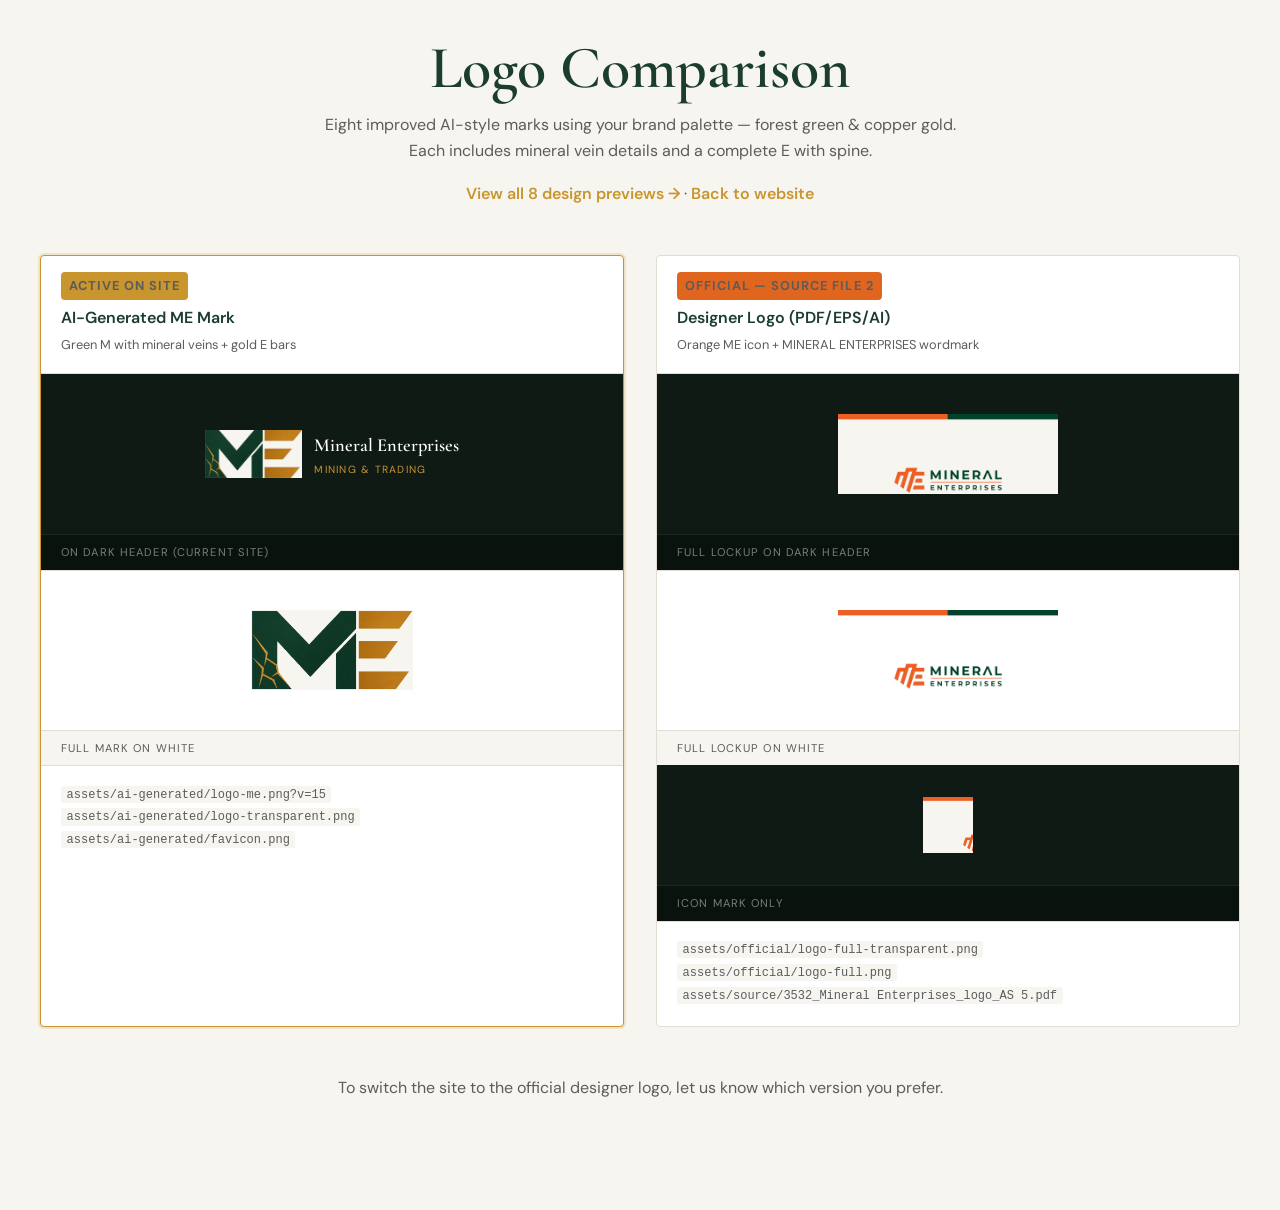
<file: logo-compare.html>
<!DOCTYPE html>
<html lang="en">
<head>
  <meta charset="UTF-8">
  <meta name="viewport" content="width=device-width, initial-scale=1.0">
  <title>Logo Comparison | Mineral Enterprises</title>
  <link rel="preconnect" href="https://fonts.googleapis.com">
  <link href="https://fonts.googleapis.com/css2?family=Cormorant+Garamond:wght@600&family=DM+Sans:wght@400;600&display=swap" rel="stylesheet">
  <link rel="stylesheet" href="css/styles.css">
  <style>
    body { padding: 2rem 0 4rem; }
    .compare-intro { text-align: center; margin-bottom: 3rem; }
    .compare-intro h1 { font-family: var(--font-display); color: var(--color-primary); margin-bottom: 0.5rem; }
    .compare-intro p { color: var(--color-text-muted); max-width: 640px; margin: 0 auto 1rem; }
    .compare-intro a { color: var(--color-accent); font-weight: 600; }
    .compare-grid { display: grid; grid-template-columns: 1fr 1fr; gap: 2rem; margin-bottom: 3rem; }
    .compare-card { border: 1px solid var(--color-border); border-radius: var(--radius); overflow: hidden; background: #fff; }
    .compare-card.active { border-color: var(--color-accent); box-shadow: 0 0 0 2px rgba(200,149,46,0.2); }
    .compare-card-header { padding: 1rem 1.25rem; border-bottom: 1px solid var(--color-border); }
    .compare-card-header h2 { font-family: var(--font-body); font-size: 1rem; color: var(--color-primary); margin-bottom: 0.25rem; }
    .compare-card-header span { font-size: 0.8rem; color: var(--color-text-muted); }
    .badge { display: inline-block; font-size: 0.65rem; font-weight: 700; letter-spacing: 0.08em; text-transform: uppercase; background: var(--color-accent); color: #fff; padding: 0.2rem 0.5rem; border-radius: 4px; margin-bottom: 0.5rem; }
    .badge-official { background: #e06620; }
    .preview-pane { padding: 2rem; min-height: 160px; display: flex; align-items: center; justify-content: center; }
    .preview-pane.dark { background: var(--color-bg-dark); }
    .preview-pane.light { background: #fff; border-top: 1px solid var(--color-border); }
    .preview-pane img { max-width: 100%; max-height: 80px; object-fit: contain; }
    .preview-pane .logo-lockup { display: flex; align-items: center; gap: 0.75rem; }
    .preview-pane .logo-lockup img.icon { height: 48px; width: auto; }
    .preview-pane .logo-lockup .name { font-family: var(--font-display); font-size: 1.15rem; font-weight: 600; }
    .preview-pane.dark .logo-lockup .name { color: #fff; }
    .preview-pane.dark .logo-lockup .tag { font-size: 0.65rem; letter-spacing: 0.12em; text-transform: uppercase; color: var(--color-accent); }
    .preview-pane.light .logo-lockup .name { color: var(--color-primary); }
    .preview-label { font-size: 0.7rem; letter-spacing: 0.1em; text-transform: uppercase; color: var(--color-text-muted); padding: 0.5rem 1.25rem; background: var(--color-bg); border-top: 1px solid var(--color-border); }
    .preview-pane.dark + .preview-label { background: #0a120e; color: rgba(255,255,255,0.45); border-color: rgba(255,255,255,0.08); }
    .asset-list { padding: 1rem 1.25rem 1.25rem; font-size: 0.8rem; color: var(--color-text-muted); border-top: 1px solid var(--color-border); }
    .asset-list code { font-size: 0.75rem; background: var(--color-bg); padding: 0.1rem 0.35rem; border-radius: 3px; }
    @media (max-width: 768px) { .compare-grid { grid-template-columns: 1fr; } }
  </style>
</head>
<body>
  <div class="container">
    <div class="compare-intro">
      <h1>Logo Comparison</h1>
      <p>Eight improved AI-style marks using your brand palette — forest green &amp; copper gold. Each includes mineral vein details and a complete E with spine.</p>
      <p><a href="logo-preview.html" style="color:var(--color-accent);font-weight:600;">View all 8 design previews →</a> · <a href="index.html" class="back-link">Back to website</a></p>
    </div>

    <div class="compare-grid">
      <!-- AI Generated -->
      <article class="compare-card active">
        <div class="compare-card-header">
          <span class="badge">Active on site</span>
          <h2>AI-Generated ME Mark</h2>
          <span>Green M with mineral veins + gold E bars</span>
        </div>
        <div class="preview-pane dark">
          <div class="logo-lockup">
            <img class="icon" src="assets/ai-generated/logo-me.png?v=15" alt="">
            <div>
              <div class="name">Mineral Enterprises</div>
              <div class="tag">Mining &amp; Trading</div>
            </div>
          </div>
        </div>
        <div class="preview-label">On dark header (current site)</div>
        <div class="preview-pane light">
          <img src="assets/ai-generated/logo-transparent.png" alt="AI logo full">
        </div>
        <div class="preview-label">Full mark on white</div>
        <div class="asset-list">
          <code>assets/ai-generated/logo-me.png?v=15</code><br>
          <code>assets/ai-generated/logo-transparent.png</code><br>
          <code>assets/ai-generated/favicon.png</code>
        </div>
      </article>

      <!-- Official Designer -->
      <article class="compare-card">
        <div class="compare-card-header">
          <span class="badge badge-official">Official — Source File 2</span>
          <h2>Designer Logo (PDF/EPS/AI)</h2>
          <span>Orange ME icon + MINERAL ENTERPRISES wordmark</span>
        </div>
        <div class="preview-pane dark">
          <img src="assets/official/logo-full-transparent.png" alt="Official logo on dark">
        </div>
        <div class="preview-label">Full lockup on dark header</div>
        <div class="preview-pane light">
          <img src="assets/official/logo-full.png" alt="Official logo on white">
        </div>
        <div class="preview-label">Full lockup on white</div>
        <div class="preview-pane dark" style="min-height:100px;">
          <img src="assets/official/logo-icon-transparent.png" alt="Official icon" style="max-height:56px;">
        </div>
        <div class="preview-label">Icon mark only</div>
        <div class="asset-list">
          <code>assets/official/logo-full-transparent.png</code><br>
          <code>assets/official/logo-full.png</code><br>
          <code>assets/source/3532_Mineral Enterprises_logo_AS 5.pdf</code>
        </div>
      </article>
    </div>

    <div class="compare-intro">
      <p>To switch the site to the official designer logo, let us know which version you prefer.</p>
    </div>
  </div>
</body>
</html>
</file>
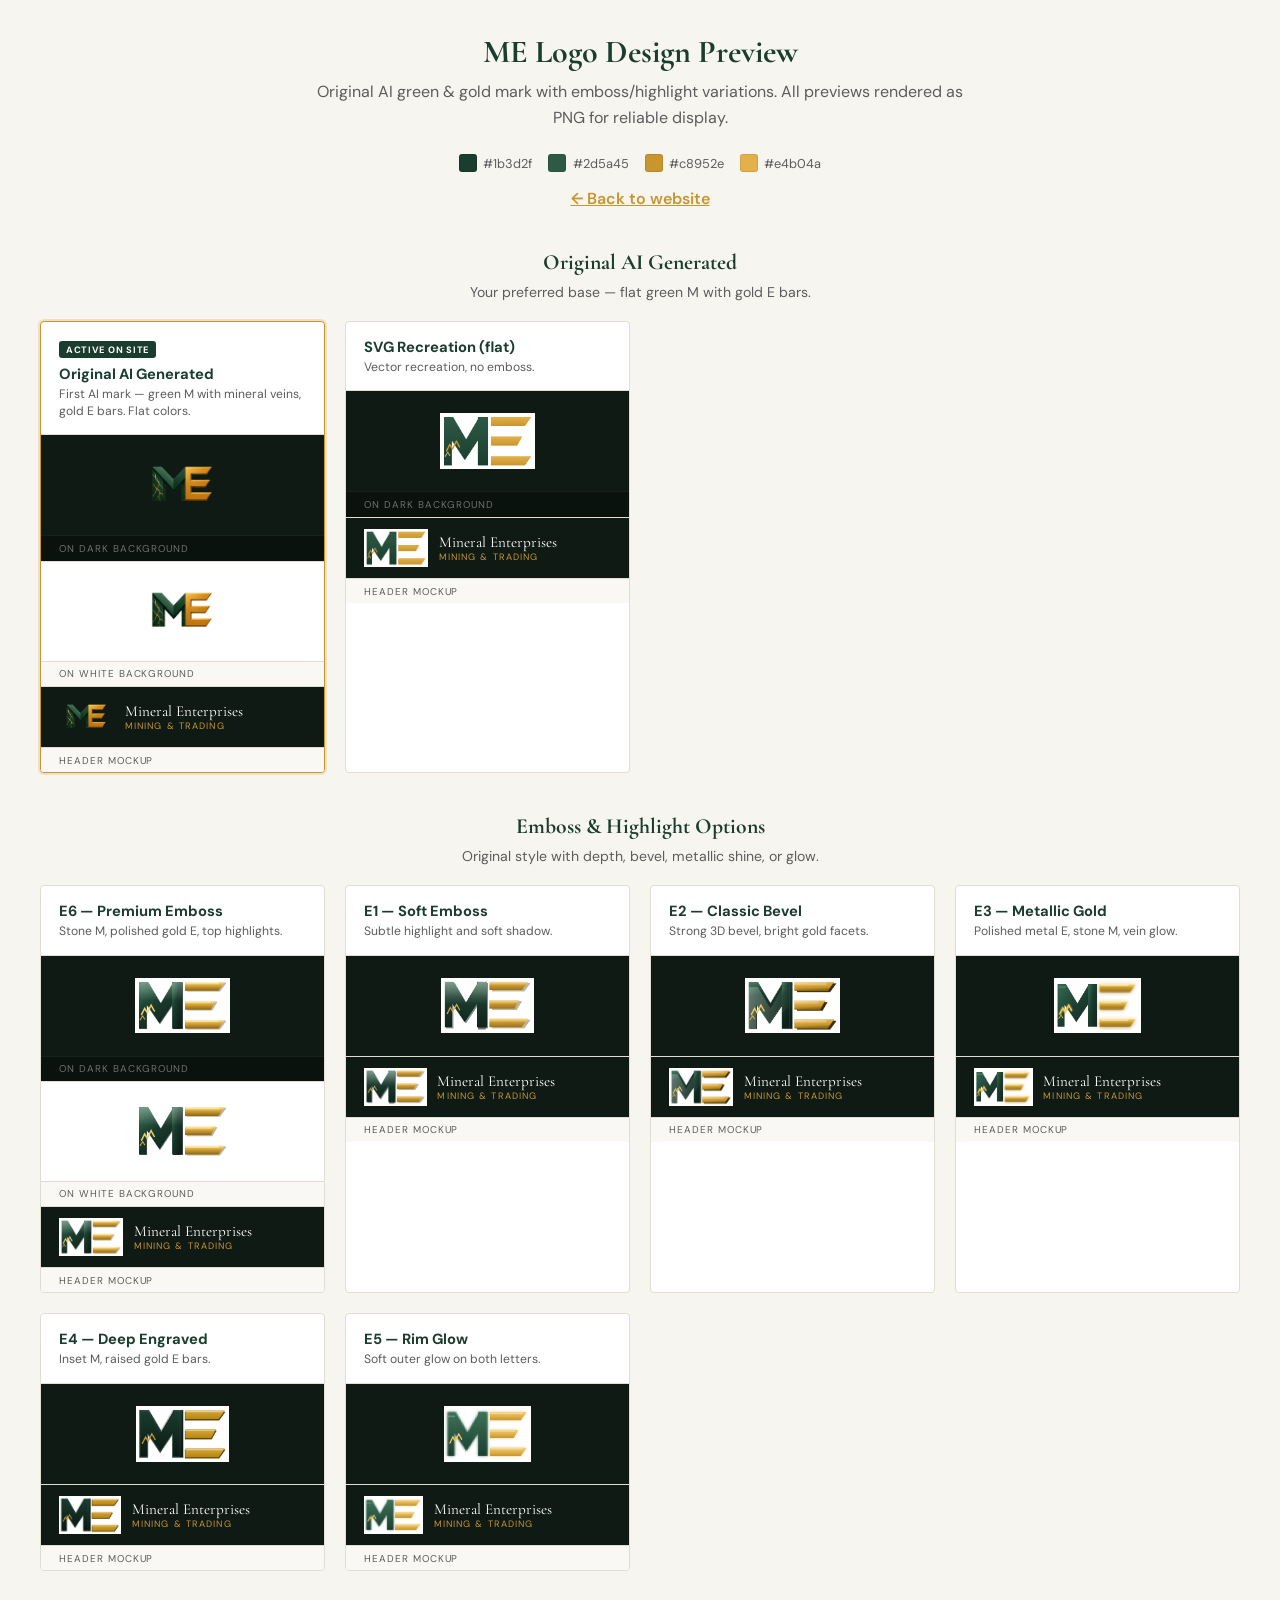
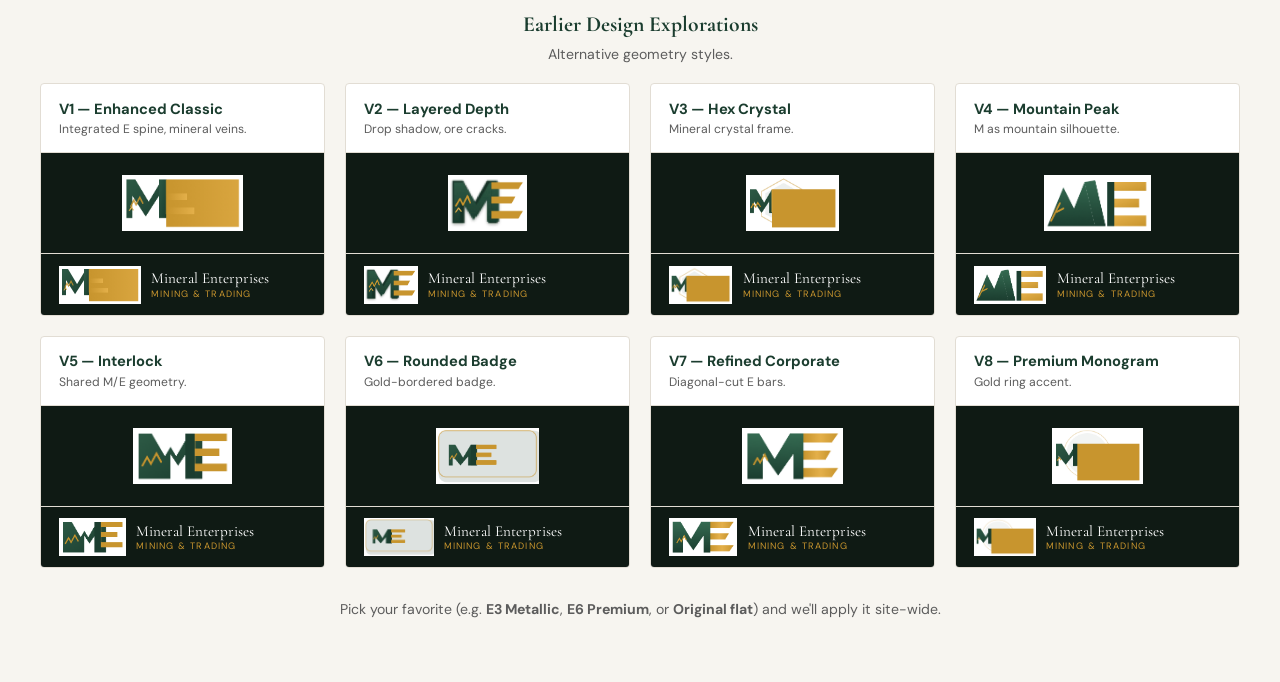
<file: logo-preview.html>
<!DOCTYPE html>
<html lang="en">
<head>
  <meta charset="UTF-8">
  <meta name="viewport" content="width=device-width, initial-scale=1.0">
  <title>ME Logo Designs | Mineral Enterprises</title>
  <link rel="preconnect" href="https://fonts.googleapis.com">
  <link href="https://fonts.googleapis.com/css2?family=Cormorant+Garamond:wght@600&family=DM+Sans:wght@400;500;600&display=swap" rel="stylesheet">
  <style>
    :root {
      --green: #1b3d2f;
      --green-light: #2d5a45;
      --gold: #c8952e;
      --gold-light: #e4b04a;
      --bg: #f7f5f0;
      --bg-dark: #0f1a14;
      --border: #e2ddd4;
      --muted: #5c5c5c;
      --radius: 4px;
    }
    * { box-sizing: border-box; margin: 0; padding: 0; }
    body { font-family: "DM Sans", system-ui, sans-serif; background: var(--bg); color: #1a1a1a; padding: 2rem 1.25rem 4rem; }
    .wrap { max-width: 1200px; margin: 0 auto; }
    h1 { font-family: "Cormorant Garamond", Georgia, serif; color: var(--green); font-size: 2rem; text-align: center; margin-bottom: 0.5rem; }
    .intro { text-align: center; color: var(--muted); max-width: 680px; margin: 0 auto 1.5rem; line-height: 1.6; }
    .palette { display: flex; justify-content: center; gap: 1rem; flex-wrap: wrap; margin-bottom: 1rem; }
    .swatch { display: flex; align-items: center; gap: 0.4rem; font-size: 0.8rem; color: var(--muted); }
    .swatch i { width: 18px; height: 18px; border-radius: 3px; border: 1px solid rgba(0,0,0,0.08); }
    .back { display: block; text-align: center; color: var(--gold); font-weight: 600; margin-bottom: 2rem; }
    .section-title { font-family: "Cormorant Garamond", Georgia, serif; color: var(--green); font-size: 1.35rem; text-align: center; margin: 2.5rem 0 0.5rem; }
    .section-desc { text-align: center; color: var(--muted); font-size: 0.88rem; margin-bottom: 1.25rem; }
    .grid { display: grid; grid-template-columns: repeat(auto-fill, minmax(270px, 1fr)); gap: 1.25rem; }
    .card { background: #fff; border: 1px solid var(--border); border-radius: var(--radius); overflow: hidden; }
    .card.active { border-color: var(--gold); box-shadow: 0 0 0 2px rgba(200,149,46,0.22); }
    .card-head { padding: 0.9rem 1.1rem; border-bottom: 1px solid var(--border); }
    .badge { display: inline-block; font-size: 0.58rem; font-weight: 700; letter-spacing: 0.08em; text-transform: uppercase; background: var(--gold); color: #fff; padding: 0.15rem 0.45rem; border-radius: 3px; margin-bottom: 0.35rem; }
    .badge-green { background: var(--green); }
    .card-head h2 { font-size: 0.92rem; color: var(--green); margin-bottom: 0.15rem; }
    .card-head p { font-size: 0.76rem; color: var(--muted); line-height: 1.4; }
    .pane { min-height: 100px; padding: 1.25rem; display: flex; align-items: center; justify-content: center; }
    .pane-dark { background: var(--bg-dark); }
    .pane-light { background: #fff; border-top: 1px solid var(--border); }
    .pane img { display: block; height: 56px; width: auto; max-width: 95%; object-fit: contain; }
    .pane-label { font-size: 0.62rem; letter-spacing: 0.1em; text-transform: uppercase; color: var(--muted); padding: 0.35rem 1.1rem; background: #faf8f4; border-top: 1px solid var(--border); }
    .pane-dark + .pane-label { background: #0a120e; color: rgba(255,255,255,0.4); border-color: rgba(255,255,255,0.06); }
    .mock { display: flex; align-items: center; gap: 0.65rem; padding: 0.7rem 1.1rem; background: var(--bg-dark); border-top: 1px solid var(--border); }
    .mock img { height: 38px; width: auto; display: block; flex-shrink: 0; object-fit: contain; }
    .mock .name { font-family: "Cormorant Garamond", Georgia, serif; font-size: 0.95rem; color: #fff; line-height: 1.2; }
    .mock .tag { font-size: 0.58rem; letter-spacing: 0.12em; text-transform: uppercase; color: var(--gold); }
    .footer-note { text-align: center; color: var(--muted); font-size: 0.88rem; margin-top: 2rem; }
  </style>
</head>
<body>
  <div class="wrap">
    <h1>ME Logo Design Preview</h1>
    <p class="intro">Original AI green &amp; gold mark with emboss/highlight variations. All previews rendered as PNG for reliable display.</p>
    <div class="palette">
      <span class="swatch"><i style="background:#1b3d2f"></i>#1b3d2f</span>
      <span class="swatch"><i style="background:#2d5a45"></i>#2d5a45</span>
      <span class="swatch"><i style="background:#c8952e"></i>#c8952e</span>
      <span class="swatch"><i style="background:#e4b04a"></i>#e4b04a</span>
    </div>
    <a href="index.html" class="back">← Back to website</a>

    <!-- Original -->
    <h2 class="section-title">Original AI Generated</h2>
    <p class="section-desc">Your preferred base — flat green M with gold E bars.</p>
    <div class="grid">
      <div class="card active">
        <div class="card-head">
          <span class="badge badge-green">Active on site</span>
          <h2>Original AI Generated</h2>
          <p>First AI mark — green M with mineral veins, gold E bars. Flat colors.</p>
        </div>
        <div class="pane pane-dark"><img src="assets/ai-generated/previews/original-trimmed.png" alt="Original"></div>
        <div class="pane-label">On dark background</div>
        <div class="pane pane-light"><img src="assets/ai-generated/previews/original-trimmed.png" alt="Original"></div>
        <div class="pane-label">On white background</div>
        <div class="mock">
          <img src="assets/ai-generated/previews/original-trimmed.png" alt="">
          <div><div class="name">Mineral Enterprises</div><div class="tag">Mining &amp; Trading</div></div>
        </div>
        <div class="pane-label">Header mockup</div>
      </div>
      <div class="card">
        <div class="card-head"><h2>SVG Recreation (flat)</h2><p>Vector recreation, no emboss.</p></div>
        <div class="pane pane-dark"><img src="assets/ai-generated/previews/emboss-original-flat.png" alt="Flat SVG"></div>
        <div class="pane-label">On dark background</div>
        <div class="mock">
          <img src="assets/ai-generated/previews/emboss-original-flat.png" alt="">
          <div><div class="name">Mineral Enterprises</div><div class="tag">Mining &amp; Trading</div></div>
        </div>
        <div class="pane-label">Header mockup</div>
      </div>
    </div>

    <!-- Emboss -->
    <h2 class="section-title">Emboss &amp; Highlight Options</h2>
    <p class="section-desc">Original style with depth, bevel, metallic shine, or glow.</p>
    <div class="grid">

      <div class="card">
        <div class="card-head">
          <h2>E6 — Premium Emboss</h2>
          <p>Stone M, polished gold E, top highlights.</p>
        </div>
        <div class="pane pane-dark"><img src="assets/ai-generated/previews/emboss-emboss-premium.png" alt="E6"></div>
        <div class="pane-label">On dark background</div>
        <div class="pane pane-light"><img src="assets/ai-generated/previews/emboss-emboss-premium.png" alt="E6"></div>
        <div class="pane-label">On white background</div>
        <div class="mock">
          <img src="assets/ai-generated/previews/emboss-emboss-premium.png" alt="">
          <div><div class="name">Mineral Enterprises</div><div class="tag">Mining &amp; Trading</div></div>
        </div>
        <div class="pane-label">Header mockup</div>
      </div>

      <div class="card">
        <div class="card-head"><h2>E1 — Soft Emboss</h2><p>Subtle highlight and soft shadow.</p></div>
        <div class="pane pane-dark"><img src="assets/ai-generated/previews/emboss-emboss-soft.png" alt="E1"></div>
        <div class="mock"><img src="assets/ai-generated/previews/emboss-emboss-soft.png" alt=""><div><div class="name">Mineral Enterprises</div><div class="tag">Mining &amp; Trading</div></div></div>
        <div class="pane-label">Header mockup</div>
      </div>

      <div class="card">
        <div class="card-head"><h2>E2 — Classic Bevel</h2><p>Strong 3D bevel, bright gold facets.</p></div>
        <div class="pane pane-dark"><img src="assets/ai-generated/previews/emboss-emboss-classic-bevel.png" alt="E2"></div>
        <div class="mock"><img src="assets/ai-generated/previews/emboss-emboss-classic-bevel.png" alt=""><div><div class="name">Mineral Enterprises</div><div class="tag">Mining &amp; Trading</div></div></div>
        <div class="pane-label">Header mockup</div>
      </div>

      <div class="card">
        <div class="card-head"><h2>E3 — Metallic Gold</h2><p>Polished metal E, stone M, vein glow.</p></div>
        <div class="pane pane-dark"><img src="assets/ai-generated/previews/emboss-emboss-metallic.png" alt="E3"></div>
        <div class="mock"><img src="assets/ai-generated/previews/emboss-emboss-metallic.png" alt=""><div><div class="name">Mineral Enterprises</div><div class="tag">Mining &amp; Trading</div></div></div>
        <div class="pane-label">Header mockup</div>
      </div>

      <div class="card">
        <div class="card-head"><h2>E4 — Deep Engraved</h2><p>Inset M, raised gold E bars.</p></div>
        <div class="pane pane-dark"><img src="assets/ai-generated/previews/emboss-emboss-deep-engraved.png" alt="E4"></div>
        <div class="mock"><img src="assets/ai-generated/previews/emboss-emboss-deep-engraved.png" alt=""><div><div class="name">Mineral Enterprises</div><div class="tag">Mining &amp; Trading</div></div></div>
        <div class="pane-label">Header mockup</div>
      </div>

      <div class="card">
        <div class="card-head"><h2>E5 — Rim Glow</h2><p>Soft outer glow on both letters.</p></div>
        <div class="pane pane-dark"><img src="assets/ai-generated/previews/emboss-emboss-rim-glow.png" alt="E5"></div>
        <div class="mock"><img src="assets/ai-generated/previews/emboss-emboss-rim-glow.png" alt=""><div><div class="name">Mineral Enterprises</div><div class="tag">Mining &amp; Trading</div></div></div>
        <div class="pane-label">Header mockup</div>
      </div>
    </div>

    <!-- V designs -->
    <h2 class="section-title">Earlier Design Explorations</h2>
    <p class="section-desc">Alternative geometry styles.</p>
    <div class="grid">

      <div class="card">
        <div class="card-head"><h2>V1 — Enhanced Classic</h2><p>Integrated E spine, mineral veins.</p></div>
        <div class="pane pane-dark"><img src="assets/ai-generated/previews/designs-v1-enhanced-classic.png" alt="V1"></div>
        <div class="mock"><img src="assets/ai-generated/previews/designs-v1-enhanced-classic.png" alt=""><div><div class="name">Mineral Enterprises</div><div class="tag">Mining &amp; Trading</div></div></div>
      </div>

      <div class="card">
        <div class="card-head"><h2>V2 — Layered Depth</h2><p>Drop shadow, ore cracks.</p></div>
        <div class="pane pane-dark"><img src="assets/ai-generated/previews/designs-v2-layered-depth.png" alt="V2"></div>
        <div class="mock"><img src="assets/ai-generated/previews/designs-v2-layered-depth.png" alt=""><div><div class="name">Mineral Enterprises</div><div class="tag">Mining &amp; Trading</div></div></div>
      </div>

      <div class="card">
        <div class="card-head"><h2>V3 — Hex Crystal</h2><p>Mineral crystal frame.</p></div>
        <div class="pane pane-dark"><img src="assets/ai-generated/previews/designs-v3-hex-crystal.png" alt="V3"></div>
        <div class="mock"><img src="assets/ai-generated/previews/designs-v3-hex-crystal.png" alt=""><div><div class="name">Mineral Enterprises</div><div class="tag">Mining &amp; Trading</div></div></div>
      </div>

      <div class="card">
        <div class="card-head"><h2>V4 — Mountain Peak</h2><p>M as mountain silhouette.</p></div>
        <div class="pane pane-dark"><img src="assets/ai-generated/previews/designs-v4-mountain-peak.png" alt="V4"></div>
        <div class="mock"><img src="assets/ai-generated/previews/designs-v4-mountain-peak.png" alt=""><div><div class="name">Mineral Enterprises</div><div class="tag">Mining &amp; Trading</div></div></div>
      </div>

      <div class="card">
        <div class="card-head"><h2>V5 — Interlock</h2><p>Shared M/E geometry.</p></div>
        <div class="pane pane-dark"><img src="assets/ai-generated/previews/designs-v5-interlock.png" alt="V5"></div>
        <div class="mock"><img src="assets/ai-generated/previews/designs-v5-interlock.png" alt=""><div><div class="name">Mineral Enterprises</div><div class="tag">Mining &amp; Trading</div></div></div>
      </div>

      <div class="card">
        <div class="card-head"><h2>V6 — Rounded Badge</h2><p>Gold-bordered badge.</p></div>
        <div class="pane pane-dark"><img src="assets/ai-generated/previews/designs-v6-rounded-badge.png" alt="V6"></div>
        <div class="mock"><img src="assets/ai-generated/previews/designs-v6-rounded-badge.png" alt=""><div><div class="name">Mineral Enterprises</div><div class="tag">Mining &amp; Trading</div></div></div>
      </div>

      <div class="card">
        <div class="card-head"><h2>V7 — Refined Corporate</h2><p>Diagonal-cut E bars.</p></div>
        <div class="pane pane-dark"><img src="assets/ai-generated/previews/designs-v7-refined-corporate.png" alt="V7"></div>
        <div class="mock"><img src="assets/ai-generated/previews/designs-v7-refined-corporate.png" alt=""><div><div class="name">Mineral Enterprises</div><div class="tag">Mining &amp; Trading</div></div></div>
      </div>

      <div class="card">
        <div class="card-head"><h2>V8 — Premium Monogram</h2><p>Gold ring accent.</p></div>
        <div class="pane pane-dark"><img src="assets/ai-generated/previews/designs-v8-premium-monogram.png" alt="V8"></div>
        <div class="mock"><img src="assets/ai-generated/previews/designs-v8-premium-monogram.png" alt=""><div><div class="name">Mineral Enterprises</div><div class="tag">Mining &amp; Trading</div></div></div>
      </div>
    </div>

    <p class="footer-note">Pick your favorite (e.g. <strong>E3 Metallic</strong>, <strong>E6 Premium</strong>, or <strong>Original flat</strong>) and we'll apply it site-wide.</p>
  </div>
</body>
</html>
</file>
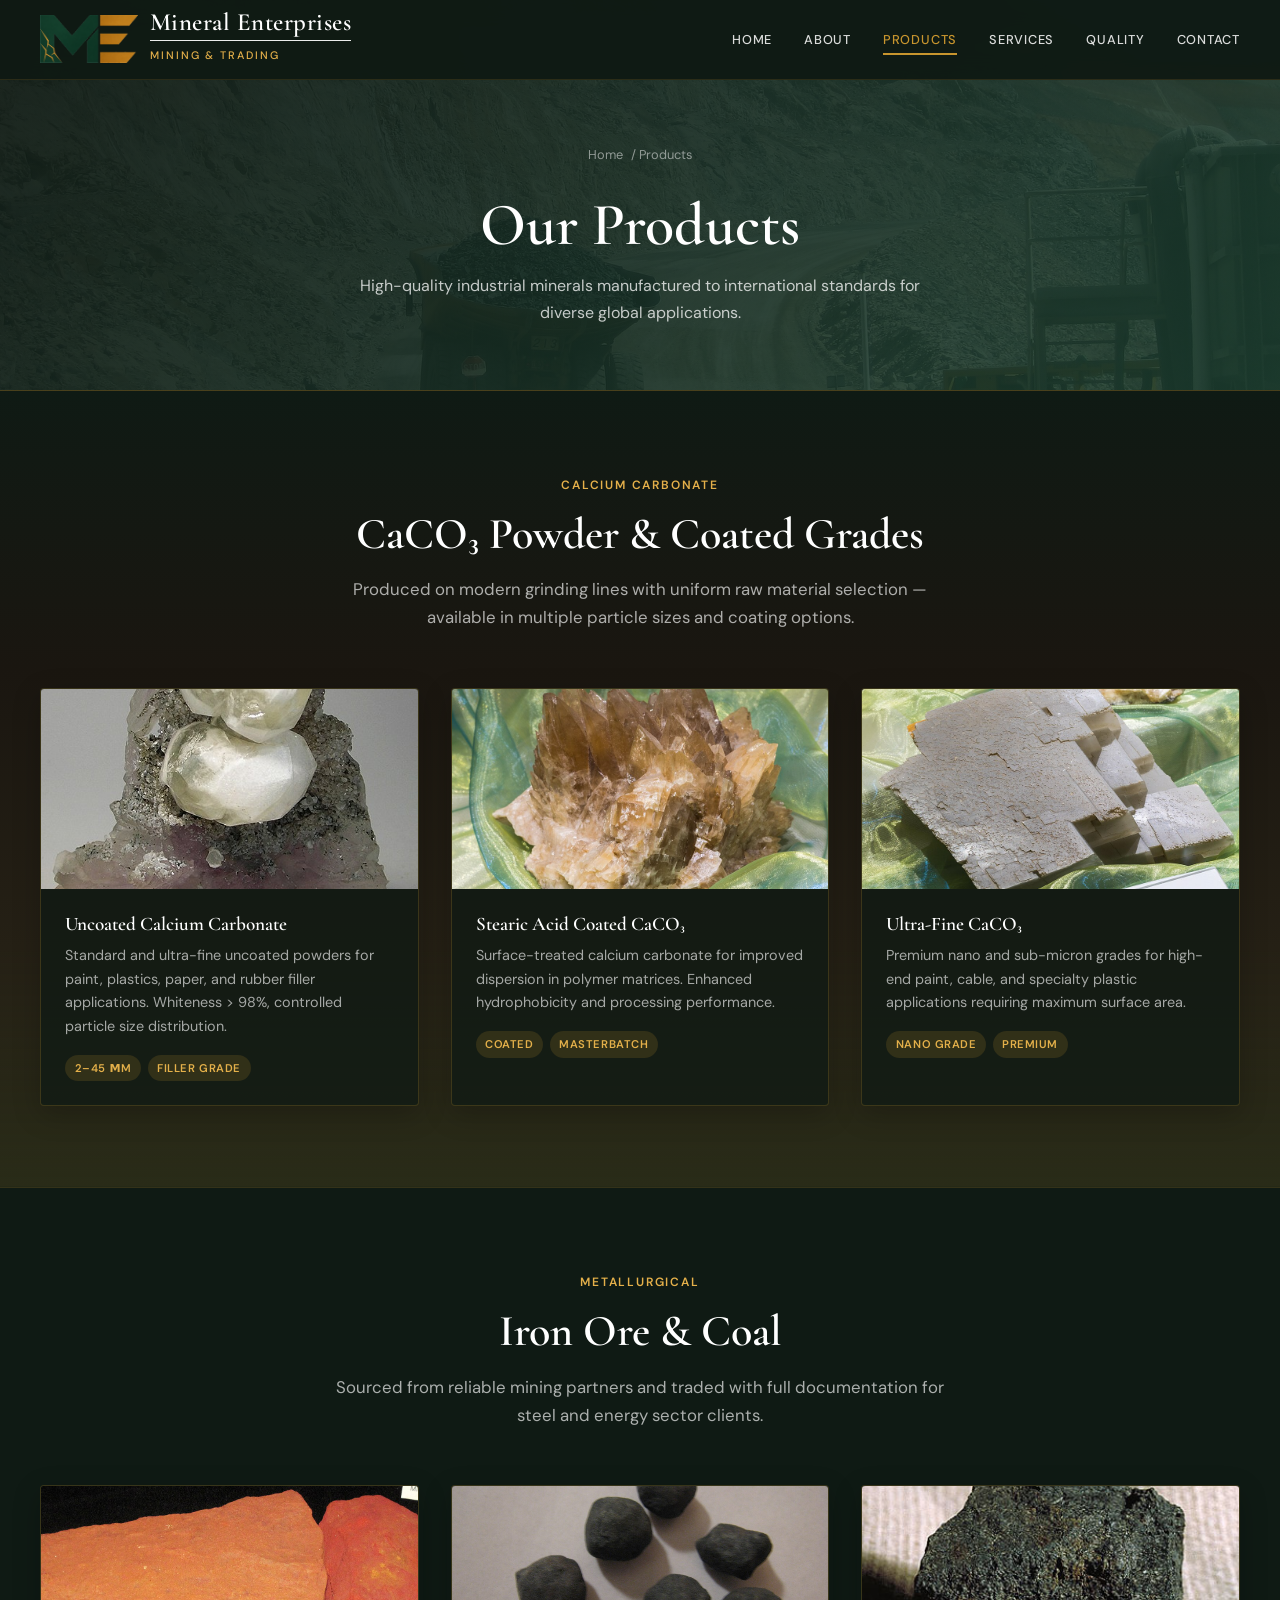
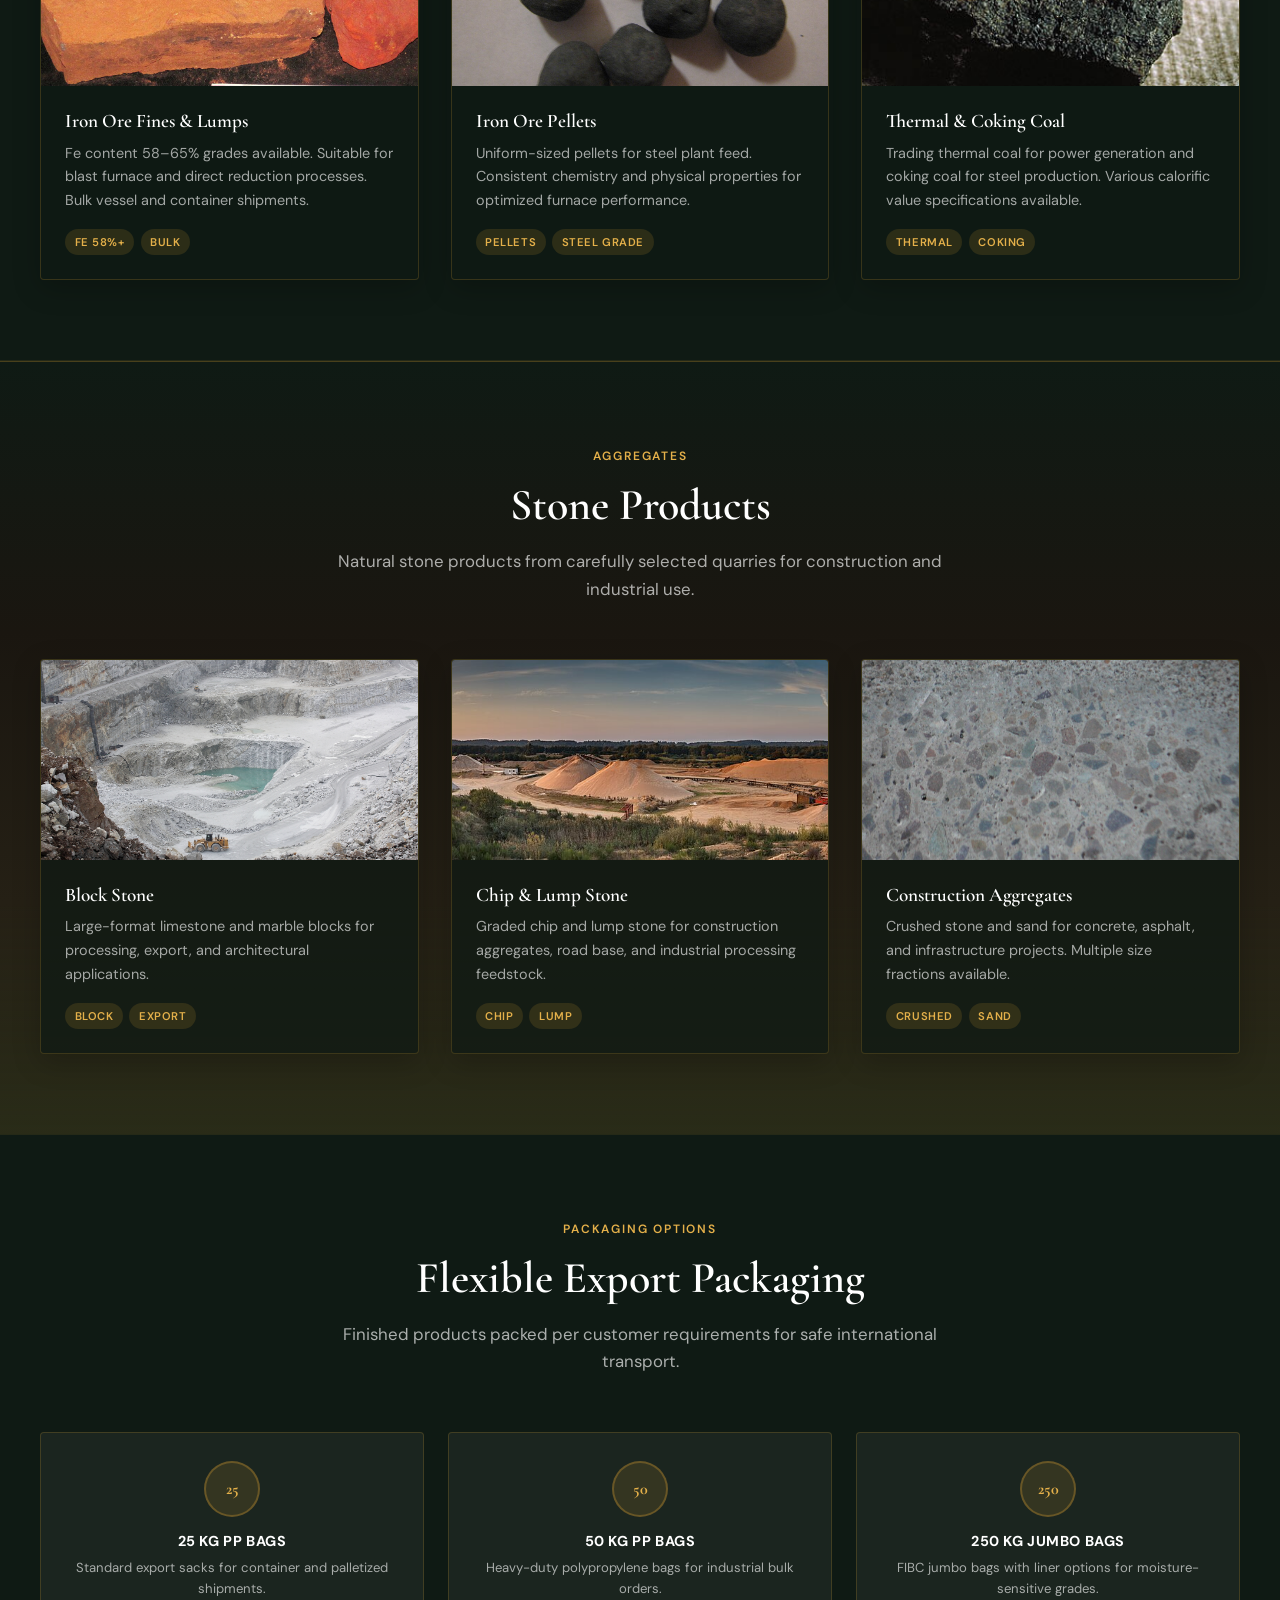
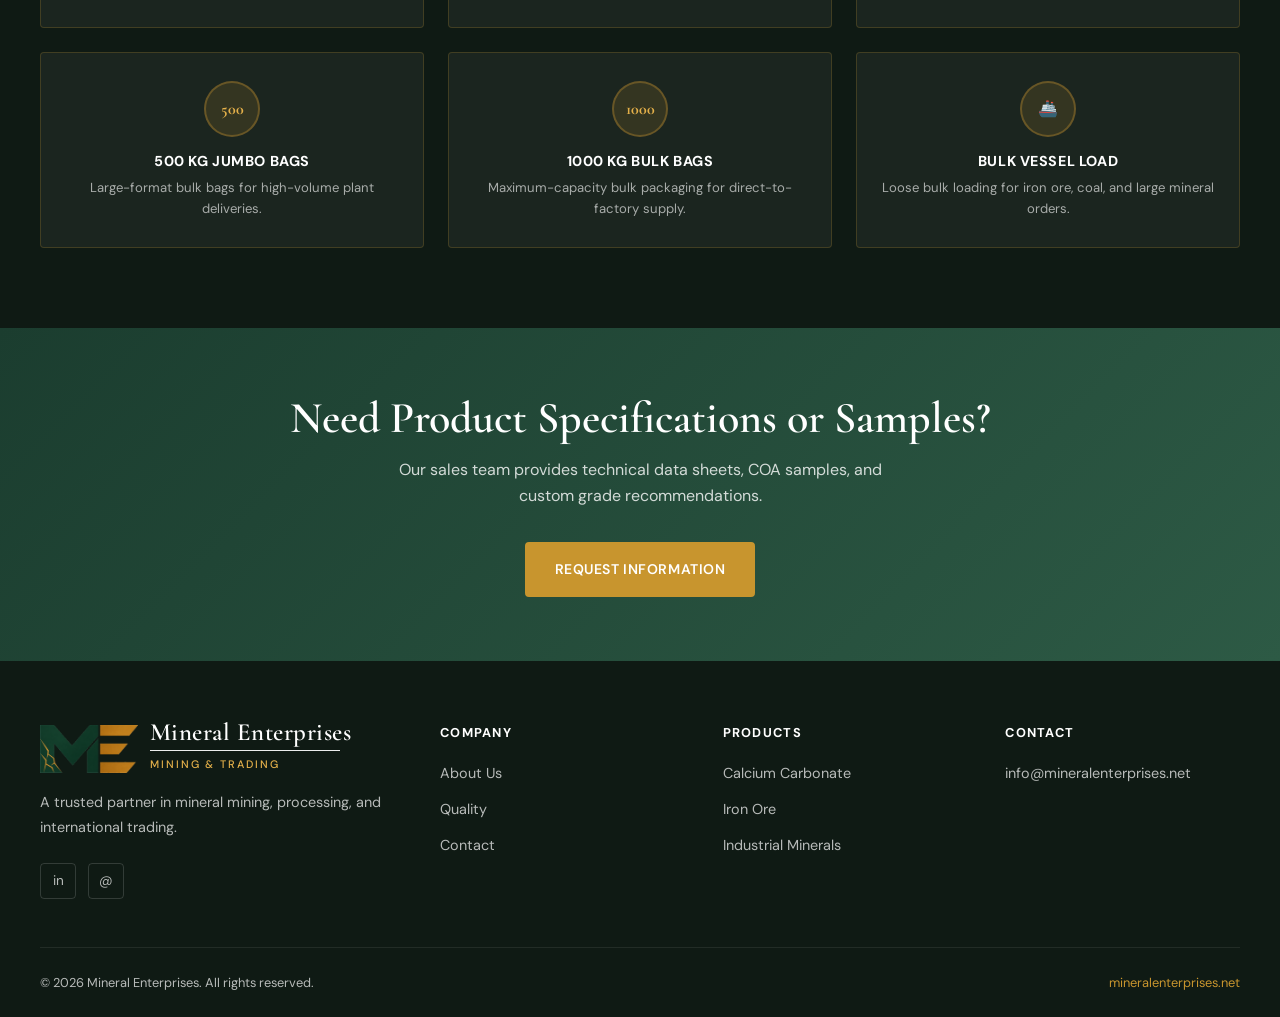
<file: products.html>
<!DOCTYPE html>
<html lang="en">
<head>
  <meta charset="UTF-8">
  <meta name="viewport" content="width=device-width, initial-scale=1.0">
  <meta name="description" content="Mineral Enterprises product catalog — Calcium Carbonate, Iron Ore, Coal, and industrial minerals for global industries.">
  <title>Products | Mineral Enterprises</title>
  <link rel="preconnect" href="https://fonts.googleapis.com">
  <link rel="preconnect" href="https://fonts.gstatic.com" crossorigin>
  <link href="https://fonts.googleapis.com/css2?family=Cormorant+Garamond:wght@500;600;700&family=DM+Sans:wght@400;500;600;700&display=swap" rel="stylesheet">
  <link rel="stylesheet" href="css/styles.css">
  <link rel="icon" href="assets/ai-generated/favicon.png" type="image/png">
</head>
<body class="page-brand">

  <header class="site-header">
    <div class="container header-inner">
      <a href="index.html" class="logo">
        <div class="logo-mark"><img src="assets/ai-generated/logo-me.png?v=15" srcset="assets/ai-generated/logo-me@2x.png?v=15 2x" alt="Mineral Enterprises"></div>
        <div class="logo-text">
          <span class="logo-name">Mineral Enterprises</span>
          <span class="logo-tagline">Mining &amp; Trading</span>
        </div>
      </a>
      <nav class="nav-desktop">
        <a href="index.html">Home</a>
        <a href="about.html">About</a>
        <a href="products.html" class="active">Products</a>
        <a href="services.html">Services</a>
        <a href="quality.html">Quality</a>
        <a href="contact.html">Contact</a>
      </nav>
      <button class="nav-toggle" aria-label="Toggle menu"><span></span><span></span><span></span></button>
    </div>
    <nav class="nav-mobile">
      <a href="index.html">Home</a>
      <a href="about.html">About</a>
      <a href="products.html" class="active">Products</a>
      <a href="services.html">Services</a>
      <a href="quality.html">Quality</a>
      <a href="contact.html">Contact</a>
    </nav>
  </header>

  <section class="page-hero">
    <div class="container">
      <nav class="breadcrumb"><a href="index.html">Home</a> / Products</nav>
      <h1>Our Products</h1>
      <p>High-quality industrial minerals manufactured to international standards for diverse global applications.</p>
    </div>
  </section>

  <section>
    <div class="container">
      <div class="section-header">
        <span class="section-label">Calcium Carbonate</span>
        <h2 class="section-title">CaCO₃ Powder &amp; Coated Grades</h2>
        <p class="section-desc">Produced on modern grinding lines with uniform raw material selection — available in multiple particle sizes and coating options.</p>
      </div>
      <div class="products-grid">
        <article class="product-card">
          <div class="product-image"><img loading="lazy" src="assets/images/product-caco3.jpg" alt="Uncoated CaCO3"></div>
          <div class="product-body">
            <h3>Uncoated Calcium Carbonate</h3>
            <p>Standard and ultra-fine uncoated powders for paint, plastics, paper, and rubber filler applications. Whiteness &gt; 98%, controlled particle size distribution.</p>
            <div class="product-tags"><span class="product-tag">2–45 µm</span><span class="product-tag">Filler Grade</span></div>
          </div>
        </article>
        <article class="product-card">
          <div class="product-image"><img loading="lazy" src="assets/images/product-coated.jpg" alt="Coated CaCO3"></div>
          <div class="product-body">
            <h3>Stearic Acid Coated CaCO₃</h3>
            <p>Surface-treated calcium carbonate for improved dispersion in polymer matrices. Enhanced hydrophobicity and processing performance.</p>
            <div class="product-tags"><span class="product-tag">Coated</span><span class="product-tag">Masterbatch</span></div>
          </div>
        </article>
        <article class="product-card">
          <div class="product-image"><img loading="lazy" src="assets/images/product-ultrafine.jpg" alt="Ultra fine CaCO3"></div>
          <div class="product-body">
            <h3>Ultra-Fine CaCO₃</h3>
            <p>Premium nano and sub-micron grades for high-end paint, cable, and specialty plastic applications requiring maximum surface area.</p>
            <div class="product-tags"><span class="product-tag">Nano Grade</span><span class="product-tag">Premium</span></div>
          </div>
        </article>
      </div>
    </div>
  </section>

  <section class="section-gold">
    <div class="container">
      <div class="section-header">
        <span class="section-label">Metallurgical</span>
        <h2 class="section-title">Iron Ore &amp; Coal</h2>
        <p class="section-desc">Sourced from reliable mining partners and traded with full documentation for steel and energy sector clients.</p>
      </div>
      <div class="products-grid">
        <article class="product-card">
          <div class="product-image"><img loading="lazy" src="assets/images/product-iron.jpg" alt="Iron ore fines"></div>
          <div class="product-body">
            <h3>Iron Ore Fines &amp; Lumps</h3>
            <p>Fe content 58–65% grades available. Suitable for blast furnace and direct reduction processes. Bulk vessel and container shipments.</p>
            <div class="product-tags"><span class="product-tag">Fe 58%+</span><span class="product-tag">Bulk</span></div>
          </div>
        </article>
        <article class="product-card">
          <div class="product-image"><img loading="lazy" src="assets/images/product-pellets.jpg" alt="Iron ore pellets"></div>
          <div class="product-body">
            <h3>Iron Ore Pellets</h3>
            <p>Uniform-sized pellets for steel plant feed. Consistent chemistry and physical properties for optimized furnace performance.</p>
            <div class="product-tags"><span class="product-tag">Pellets</span><span class="product-tag">Steel Grade</span></div>
          </div>
        </article>
        <article class="product-card">
          <div class="product-image"><img loading="lazy" src="assets/images/product-coal.jpg" alt="Coal"></div>
          <div class="product-body">
            <h3>Thermal &amp; Coking Coal</h3>
            <p>Trading thermal coal for power generation and coking coal for steel production. Various calorific value specifications available.</p>
            <div class="product-tags"><span class="product-tag">Thermal</span><span class="product-tag">Coking</span></div>
          </div>
        </article>
      </div>
    </div>
  </section>

  <section>
    <div class="container">
      <div class="section-header">
        <span class="section-label">Aggregates</span>
        <h2 class="section-title">Stone Products</h2>
        <p class="section-desc">Natural stone products from carefully selected quarries for construction and industrial use.</p>
      </div>
      <div class="products-grid">
        <article class="product-card">
          <div class="product-image"><img loading="lazy" src="assets/images/product-block.jpg" alt="Block stone"></div>
          <div class="product-body">
            <h3>Block Stone</h3>
            <p>Large-format limestone and marble blocks for processing, export, and architectural applications.</p>
            <div class="product-tags"><span class="product-tag">Block</span><span class="product-tag">Export</span></div>
          </div>
        </article>
        <article class="product-card">
          <div class="product-image"><img loading="lazy" src="assets/images/product-chip.jpg" alt="Chip stone"></div>
          <div class="product-body">
            <h3>Chip &amp; Lump Stone</h3>
            <p>Graded chip and lump stone for construction aggregates, road base, and industrial processing feedstock.</p>
            <div class="product-tags"><span class="product-tag">Chip</span><span class="product-tag">Lump</span></div>
          </div>
        </article>
        <article class="product-card">
          <div class="product-image"><img loading="lazy" src="assets/images/product-aggregate.jpg" alt="Construction aggregate"></div>
          <div class="product-body">
            <h3>Construction Aggregates</h3>
            <p>Crushed stone and sand for concrete, asphalt, and infrastructure projects. Multiple size fractions available.</p>
            <div class="product-tags"><span class="product-tag">Crushed</span><span class="product-tag">Sand</span></div>
          </div>
        </article>
      </div>
    </div>
  </section>

  <section class="packaging-section">
    <div class="container">
      <div class="section-header">
        <span class="section-label">Packaging Options</span>
        <h2 class="section-title">Flexible Export Packaging</h2>
        <p class="section-desc">Finished products packed per customer requirements for safe international transport.</p>
      </div>
      <div class="packaging-grid">
        <article class="packaging-card">
          <div class="packaging-icon">25</div>
          <h4>25 kg PP Bags</h4>
          <p>Standard export sacks for container and palletized shipments.</p>
        </article>
        <article class="packaging-card">
          <div class="packaging-icon">50</div>
          <h4>50 kg PP Bags</h4>
          <p>Heavy-duty polypropylene bags for industrial bulk orders.</p>
        </article>
        <article class="packaging-card">
          <div class="packaging-icon">250</div>
          <h4>250 kg Jumbo Bags</h4>
          <p>FIBC jumbo bags with liner options for moisture-sensitive grades.</p>
        </article>
        <article class="packaging-card">
          <div class="packaging-icon">500</div>
          <h4>500 kg Jumbo Bags</h4>
          <p>Large-format bulk bags for high-volume plant deliveries.</p>
        </article>
        <article class="packaging-card">
          <div class="packaging-icon">1000</div>
          <h4>1000 kg Bulk Bags</h4>
          <p>Maximum-capacity bulk packaging for direct-to-factory supply.</p>
        </article>
        <article class="packaging-card">
          <div class="packaging-icon">🚢</div>
          <h4>Bulk Vessel Load</h4>
          <p>Loose bulk loading for iron ore, coal, and large mineral orders.</p>
        </article>
      </div>
    </div>
  </section>

  <section class="cta-banner">
    <div class="container">
      <h2>Need Product Specifications or Samples?</h2>
      <p>Our sales team provides technical data sheets, COA samples, and custom grade recommendations.</p>
      <a href="contact.html" class="btn btn-primary">Request Information</a>
    </div>
  </section>

  <footer class="site-footer">
    <div class="container footer-grid">
      <div class="footer-brand">
        <a href="index.html" class="logo footer-logo">
          <div class="logo-mark">
            <img src="assets/ai-generated/logo-me.png?v=15" srcset="assets/ai-generated/logo-me@2x.png?v=15 2x" alt="Mineral Enterprises">
          </div>
          <div class="logo-text">
            <span class="logo-name">Mineral Enterprises</span>
            <span class="logo-tagline">Mining &amp; Trading</span>
          </div>
        </a><p>A trusted partner in mineral mining, processing, and international trading.</p><div class="footer-social"><a href="#">in</a><a href="#">@</a></div></div>
      <div class="footer-col"><h4>Company</h4><ul><li><a href="about.html">About Us</a></li><li><a href="quality.html">Quality</a></li><li><a href="contact.html">Contact</a></li></ul></div>
      <div class="footer-col"><h4>Products</h4><ul><li><a href="products.html">Calcium Carbonate</a></li><li><a href="products.html">Iron Ore</a></li><li><a href="products.html">Industrial Minerals</a></li></ul></div>
      <div class="footer-col"><h4>Contact</h4><ul><li><a href="mailto:info@mineralenterprises.net">info@mineralenterprises.net</a></li></ul></div>
    </div>
    <div class="container footer-bottom">
      <span>&copy; 2026 Mineral Enterprises. All rights reserved.</span>
      <span><a href="https://mineralenterprises.net">mineralenterprises.net</a></span>
    </div>
  </footer>

  <script src="js/main.js"></script>
</body>
</html>
</file>
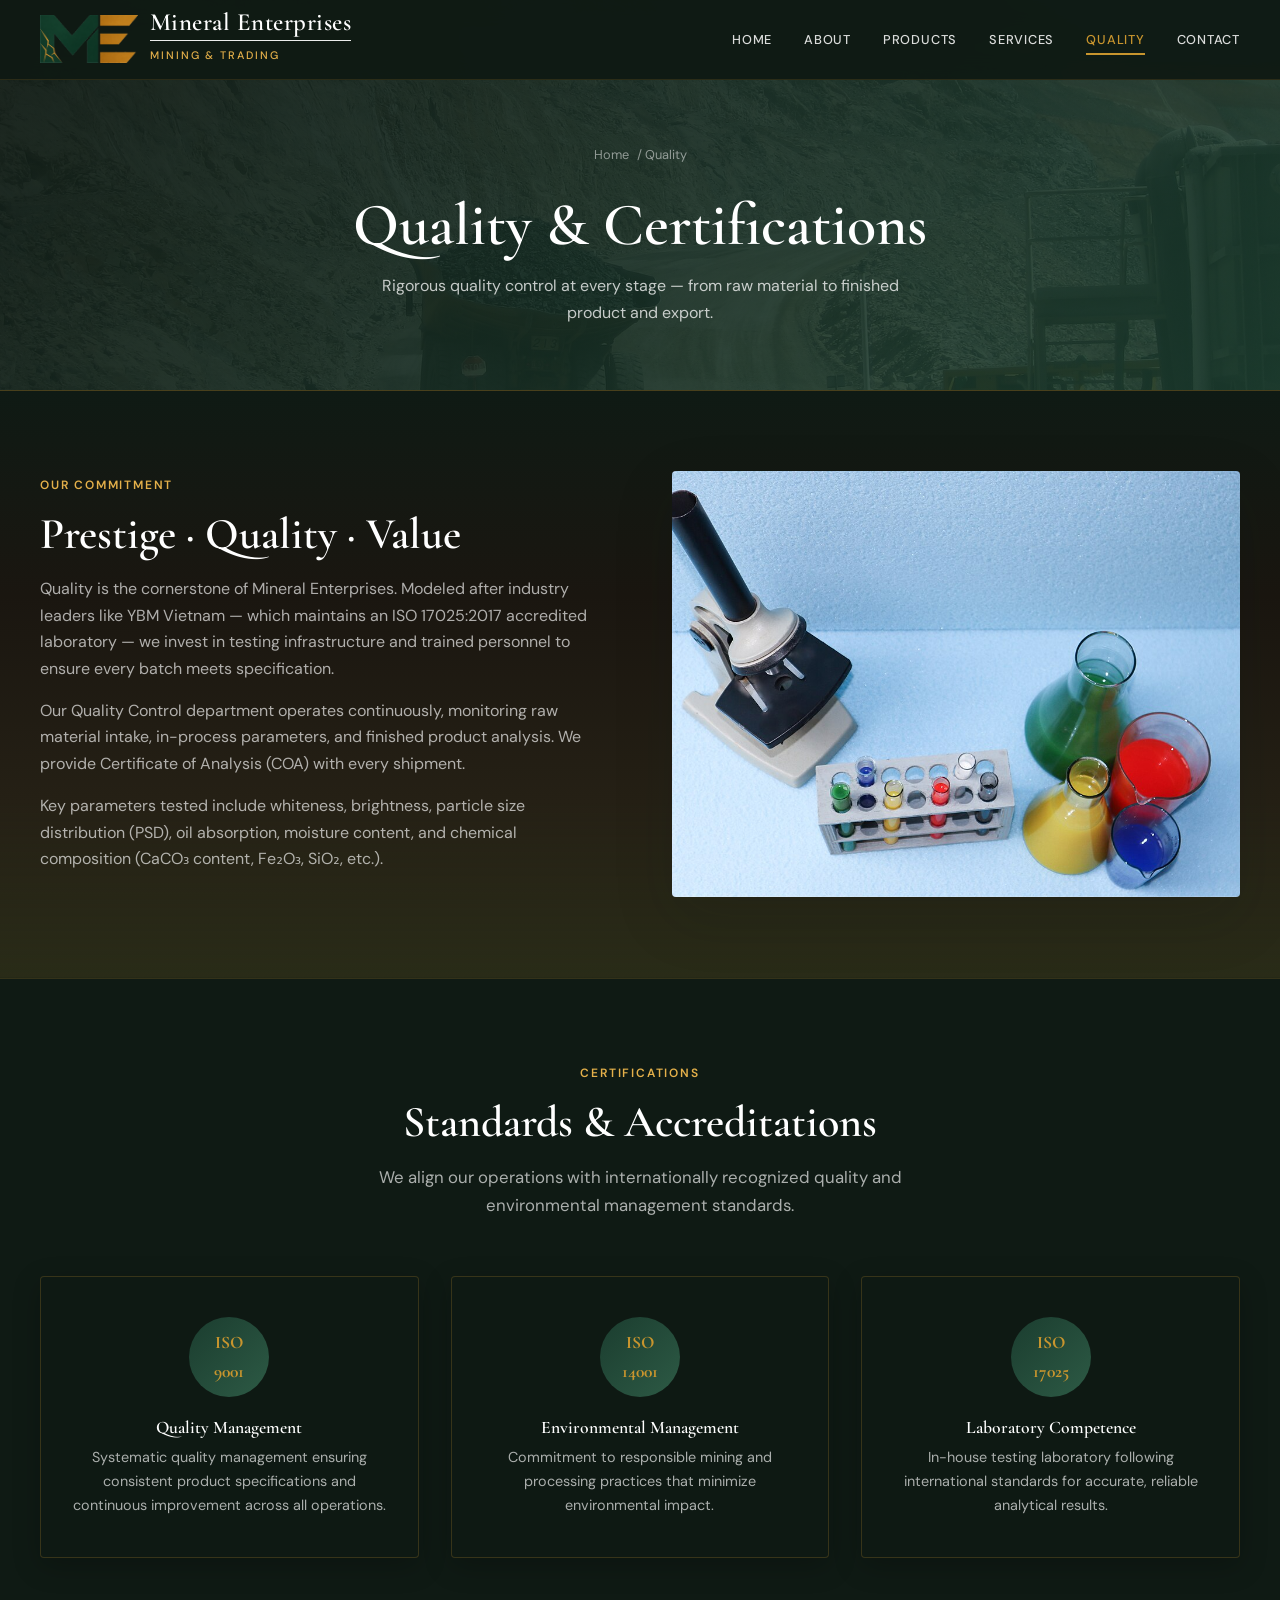
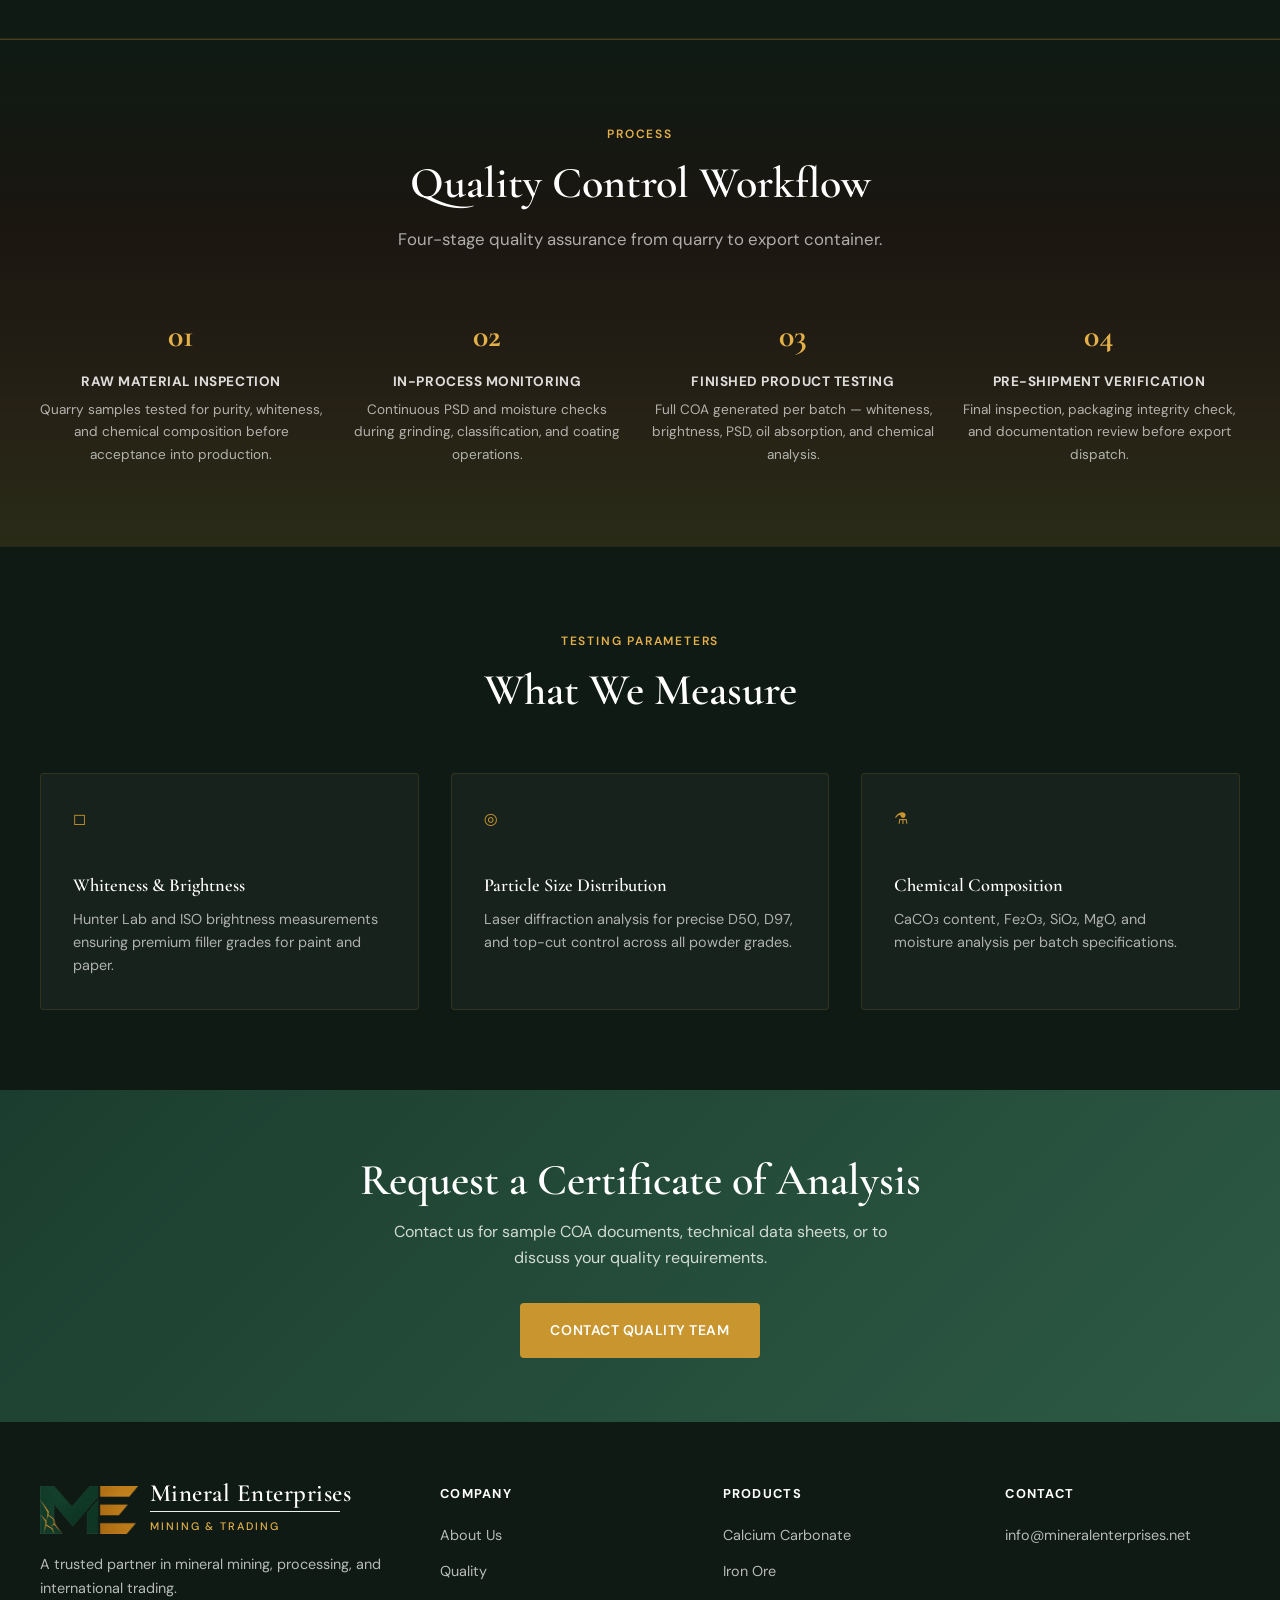
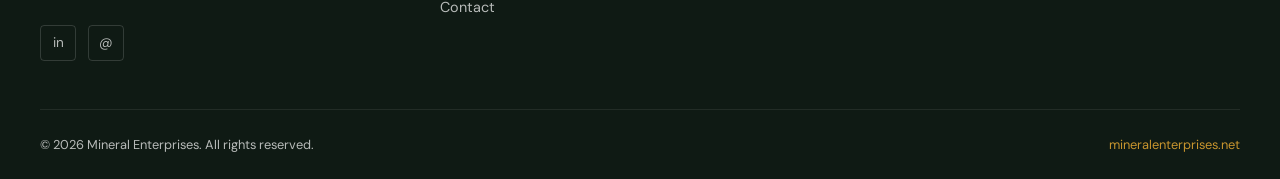
<file: quality.html>
<!DOCTYPE html>
<html lang="en">
<head>
  <meta charset="UTF-8">
  <meta name="viewport" content="width=device-width, initial-scale=1.0">
  <meta name="description" content="Mineral Enterprises quality assurance — ISO-aligned testing, certifications, and rigorous quality control processes.">
  <title>Quality &amp; Certifications | Mineral Enterprises</title>
  <link rel="preconnect" href="https://fonts.googleapis.com">
  <link rel="preconnect" href="https://fonts.gstatic.com" crossorigin>
  <link href="https://fonts.googleapis.com/css2?family=Cormorant+Garamond:wght@500;600;700&family=DM+Sans:wght@400;500;600;700&display=swap" rel="stylesheet">
  <link rel="stylesheet" href="css/styles.css">
  <link rel="icon" href="assets/ai-generated/favicon.png" type="image/png">
</head>
<body class="page-brand">

  <header class="site-header">
    <div class="container header-inner">
      <a href="index.html" class="logo">
        <div class="logo-mark"><img src="assets/ai-generated/logo-me.png?v=15" srcset="assets/ai-generated/logo-me@2x.png?v=15 2x" alt="Mineral Enterprises"></div>
        <div class="logo-text">
          <span class="logo-name">Mineral Enterprises</span>
          <span class="logo-tagline">Mining &amp; Trading</span>
        </div>
      </a>
      <nav class="nav-desktop">
        <a href="index.html">Home</a>
        <a href="about.html">About</a>
        <a href="products.html">Products</a>
        <a href="services.html">Services</a>
        <a href="quality.html" class="active">Quality</a>
        <a href="contact.html">Contact</a>
      </nav>
      <button class="nav-toggle" aria-label="Toggle menu"><span></span><span></span><span></span></button>
    </div>
    <nav class="nav-mobile">
      <a href="index.html">Home</a>
      <a href="about.html">About</a>
      <a href="products.html">Products</a>
      <a href="services.html">Services</a>
      <a href="quality.html" class="active">Quality</a>
      <a href="contact.html">Contact</a>
    </nav>
  </header>

  <section class="page-hero">
    <div class="container">
      <nav class="breadcrumb"><a href="index.html">Home</a> / Quality</nav>
      <h1>Quality &amp; Certifications</h1>
      <p>Rigorous quality control at every stage — from raw material to finished product and export.</p>
    </div>
  </section>

  <section>
    <div class="container content-grid">
      <div class="content-block">
        <span class="section-label">Our Commitment</span>
        <h2>Prestige · Quality · Value</h2>
        <p>
          Quality is the cornerstone of Mineral Enterprises. Modeled after industry leaders like YBM Vietnam — which maintains an ISO 17025:2017 accredited laboratory — we invest in testing infrastructure and trained personnel to ensure every batch meets specification.
        </p>
        <p>
          Our Quality Control department operates continuously, monitoring raw material intake, in-process parameters, and finished product analysis. We provide Certificate of Analysis (COA) with every shipment.
        </p>
        <p>
          Key parameters tested include whiteness, brightness, particle size distribution (PSD), oil absorption, moisture content, and chemical composition (CaCO₃ content, Fe₂O₃, SiO₂, etc.).
        </p>
      </div>
      <div class="content-block">
        <div class="about-image">
          <img loading="lazy" src="assets/images/quality-lab.jpg" alt="Quality control laboratory">
        </div>
      </div>
    </div>
  </section>

  <section class="section-gold">
    <div class="container">
      <div class="section-header">
        <span class="section-label">Certifications</span>
        <h2 class="section-title">Standards &amp; Accreditations</h2>
        <p class="section-desc">We align our operations with internationally recognized quality and environmental management standards.</p>
      </div>
      <div class="cert-grid">
        <div class="cert-card">
          <div class="cert-badge">ISO<br>9001</div>
          <h3>Quality Management</h3>
          <p>Systematic quality management ensuring consistent product specifications and continuous improvement across all operations.</p>
        </div>
        <div class="cert-card">
          <div class="cert-badge">ISO<br>14001</div>
          <h3>Environmental Management</h3>
          <p>Commitment to responsible mining and processing practices that minimize environmental impact.</p>
        </div>
        <div class="cert-card">
          <div class="cert-badge">ISO<br>17025</div>
          <h3>Laboratory Competence</h3>
          <p>In-house testing laboratory following international standards for accurate, reliable analytical results.</p>
        </div>
      </div>
    </div>
  </section>

  <section>
    <div class="container">
      <div class="section-header">
        <span class="section-label">Process</span>
        <h2 class="section-title">Quality Control Workflow</h2>
        <p class="section-desc">Four-stage quality assurance from quarry to export container.</p>
      </div>
      <div class="process-steps">
        <div class="process-step">
          <h4>Raw Material Inspection</h4>
          <p>Quarry samples tested for purity, whiteness, and chemical composition before acceptance into production.</p>
        </div>
        <div class="process-step">
          <h4>In-Process Monitoring</h4>
          <p>Continuous PSD and moisture checks during grinding, classification, and coating operations.</p>
        </div>
        <div class="process-step">
          <h4>Finished Product Testing</h4>
          <p>Full COA generated per batch — whiteness, brightness, PSD, oil absorption, and chemical analysis.</p>
        </div>
        <div class="process-step">
          <h4>Pre-Shipment Verification</h4>
          <p>Final inspection, packaging integrity check, and documentation review before export dispatch.</p>
        </div>
      </div>
    </div>
  </section>

  <section class="advantages">
    <div class="container">
      <div class="section-header">
        <span class="section-label">Testing Parameters</span>
        <h2 class="section-title">What We Measure</h2>
      </div>
      <div class="advantages-grid">
        <div class="advantage-card">
          <div class="advantage-icon">◻</div>
          <h3>Whiteness &amp; Brightness</h3>
          <p>Hunter Lab and ISO brightness measurements ensuring premium filler grades for paint and paper.</p>
        </div>
        <div class="advantage-card">
          <div class="advantage-icon">◎</div>
          <h3>Particle Size Distribution</h3>
          <p>Laser diffraction analysis for precise D50, D97, and top-cut control across all powder grades.</p>
        </div>
        <div class="advantage-card">
          <div class="advantage-icon">⚗</div>
          <h3>Chemical Composition</h3>
          <p>CaCO₃ content, Fe₂O₃, SiO₂, MgO, and moisture analysis per batch specifications.</p>
        </div>
      </div>
    </div>
  </section>

  <section class="cta-banner">
    <div class="container">
      <h2>Request a Certificate of Analysis</h2>
      <p>Contact us for sample COA documents, technical data sheets, or to discuss your quality requirements.</p>
      <a href="contact.html" class="btn btn-primary">Contact Quality Team</a>
    </div>
  </section>

  <footer class="site-footer">
    <div class="container footer-grid">
      <div class="footer-brand">
        <a href="index.html" class="logo footer-logo">
          <div class="logo-mark">
            <img src="assets/ai-generated/logo-me.png?v=15" srcset="assets/ai-generated/logo-me@2x.png?v=15 2x" alt="Mineral Enterprises">
          </div>
          <div class="logo-text">
            <span class="logo-name">Mineral Enterprises</span>
            <span class="logo-tagline">Mining &amp; Trading</span>
          </div>
        </a><p>A trusted partner in mineral mining, processing, and international trading.</p><div class="footer-social"><a href="#">in</a><a href="#">@</a></div></div>
      <div class="footer-col"><h4>Company</h4><ul><li><a href="about.html">About Us</a></li><li><a href="quality.html">Quality</a></li><li><a href="contact.html">Contact</a></li></ul></div>
      <div class="footer-col"><h4>Products</h4><ul><li><a href="products.html">Calcium Carbonate</a></li><li><a href="products.html">Iron Ore</a></li></ul></div>
      <div class="footer-col"><h4>Contact</h4><ul><li><a href="mailto:info@mineralenterprises.net">info@mineralenterprises.net</a></li></ul></div>
    </div>
    <div class="container footer-bottom">
      <span>&copy; 2026 Mineral Enterprises. All rights reserved.</span>
      <span><a href="https://mineralenterprises.net">mineralenterprises.net</a></span>
    </div>
  </footer>

  <script src="js/main.js"></script>
</body>
</html>
</file>
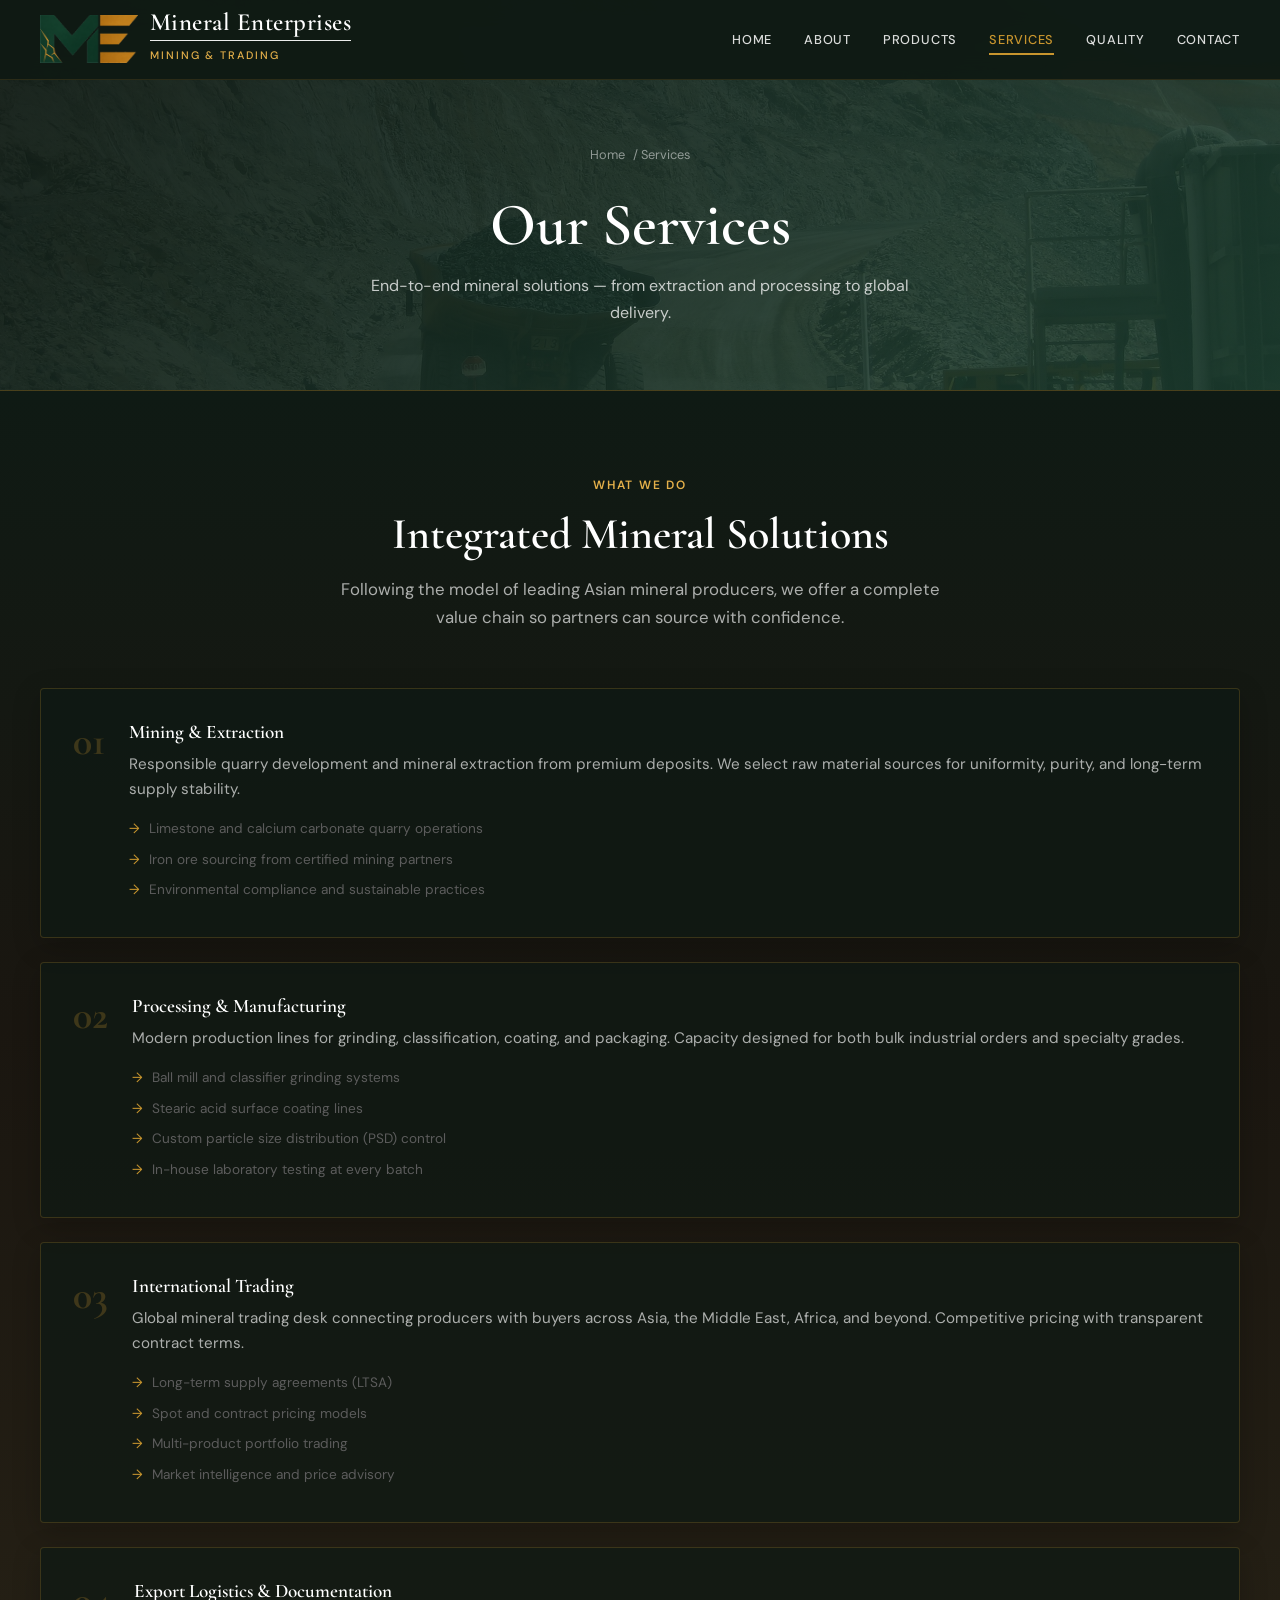
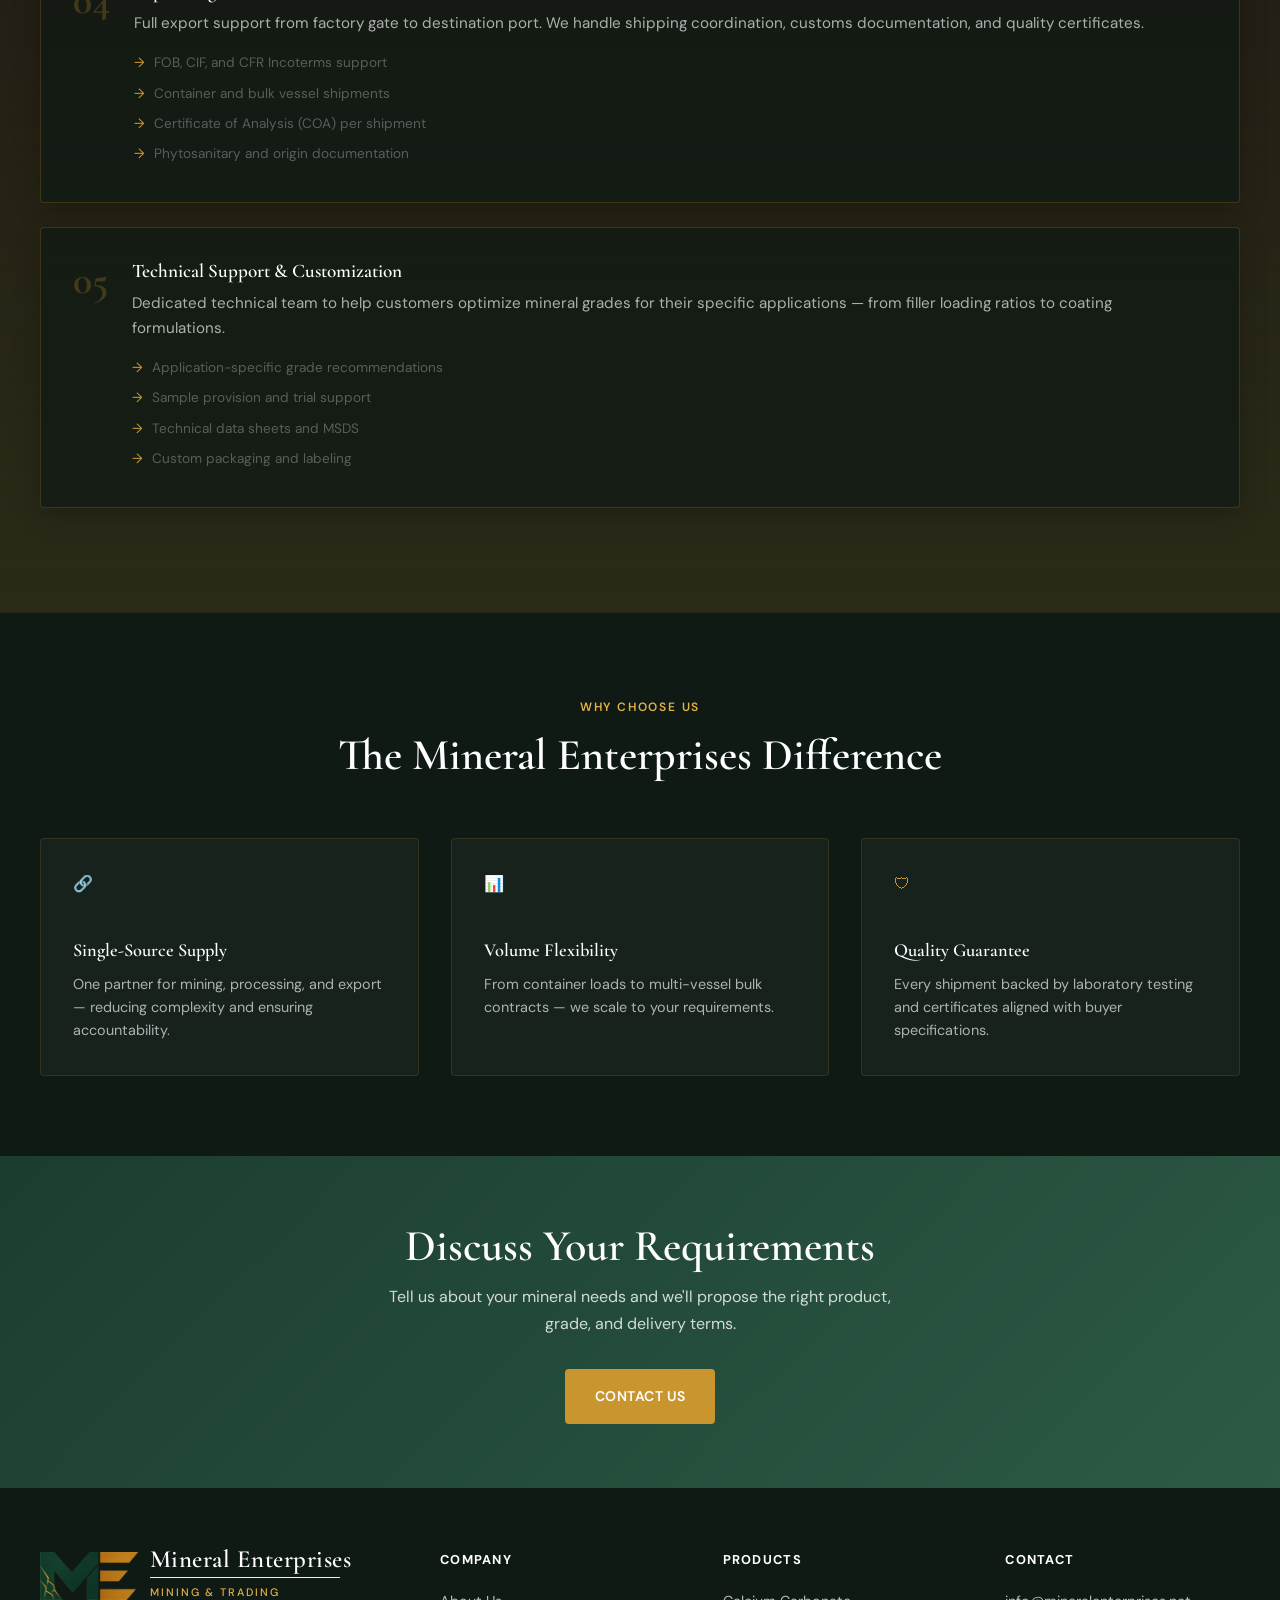
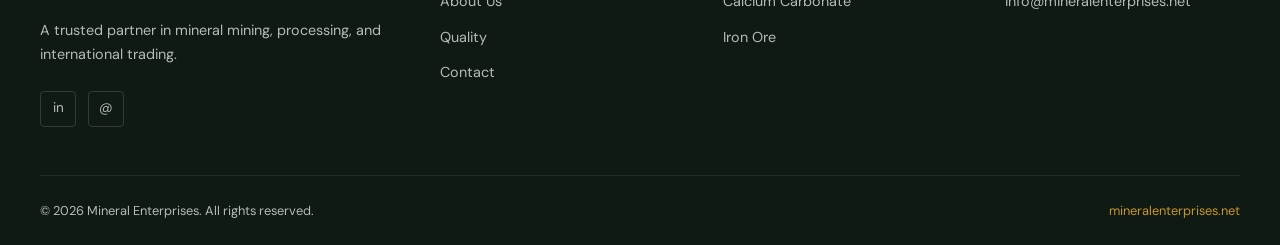
<file: services.html>
<!DOCTYPE html>
<html lang="en">
<head>
  <meta charset="UTF-8">
  <meta name="viewport" content="width=device-width, initial-scale=1.0">
  <meta name="description" content="Mineral Enterprises services — mining, mineral processing, international trading, and export logistics.">
  <title>Services | Mineral Enterprises</title>
  <link rel="preconnect" href="https://fonts.googleapis.com">
  <link rel="preconnect" href="https://fonts.gstatic.com" crossorigin>
  <link href="https://fonts.googleapis.com/css2?family=Cormorant+Garamond:wght@500;600;700&family=DM+Sans:wght@400;500;600;700&display=swap" rel="stylesheet">
  <link rel="stylesheet" href="css/styles.css">
  <link rel="icon" href="assets/ai-generated/favicon.png" type="image/png">
</head>
<body class="page-brand">

  <header class="site-header">
    <div class="container header-inner">
      <a href="index.html" class="logo">
        <div class="logo-mark"><img src="assets/ai-generated/logo-me.png?v=15" srcset="assets/ai-generated/logo-me@2x.png?v=15 2x" alt="Mineral Enterprises"></div>
        <div class="logo-text">
          <span class="logo-name">Mineral Enterprises</span>
          <span class="logo-tagline">Mining &amp; Trading</span>
        </div>
      </a>
      <nav class="nav-desktop">
        <a href="index.html">Home</a>
        <a href="about.html">About</a>
        <a href="products.html">Products</a>
        <a href="services.html" class="active">Services</a>
        <a href="quality.html">Quality</a>
        <a href="contact.html">Contact</a>
      </nav>
      <button class="nav-toggle" aria-label="Toggle menu"><span></span><span></span><span></span></button>
    </div>
    <nav class="nav-mobile">
      <a href="index.html">Home</a>
      <a href="about.html">About</a>
      <a href="products.html">Products</a>
      <a href="services.html" class="active">Services</a>
      <a href="quality.html">Quality</a>
      <a href="contact.html">Contact</a>
    </nav>
  </header>

  <section class="page-hero">
    <div class="container">
      <nav class="breadcrumb"><a href="index.html">Home</a> / Services</nav>
      <h1>Our Services</h1>
      <p>End-to-end mineral solutions — from extraction and processing to global delivery.</p>
    </div>
  </section>

  <section>
    <div class="container">
      <div class="section-header">
        <span class="section-label">What We Do</span>
        <h2 class="section-title">Integrated Mineral Solutions</h2>
        <p class="section-desc">Following the model of leading Asian mineral producers, we offer a complete value chain so partners can source with confidence.</p>
      </div>

      <div class="service-card">
        <div class="service-num">01</div>
        <div>
          <h3>Mining &amp; Extraction</h3>
          <p>Responsible quarry development and mineral extraction from premium deposits. We select raw material sources for uniformity, purity, and long-term supply stability.</p>
          <ul class="service-list">
            <li>Limestone and calcium carbonate quarry operations</li>
            <li>Iron ore sourcing from certified mining partners</li>
            <li>Environmental compliance and sustainable practices</li>
          </ul>
        </div>
      </div>

      <div class="service-card">
        <div class="service-num">02</div>
        <div>
          <h3>Processing &amp; Manufacturing</h3>
          <p>Modern production lines for grinding, classification, coating, and packaging. Capacity designed for both bulk industrial orders and specialty grades.</p>
          <ul class="service-list">
            <li>Ball mill and classifier grinding systems</li>
            <li>Stearic acid surface coating lines</li>
            <li>Custom particle size distribution (PSD) control</li>
            <li>In-house laboratory testing at every batch</li>
          </ul>
        </div>
      </div>

      <div class="service-card">
        <div class="service-num">03</div>
        <div>
          <h3>International Trading</h3>
          <p>Global mineral trading desk connecting producers with buyers across Asia, the Middle East, Africa, and beyond. Competitive pricing with transparent contract terms.</p>
          <ul class="service-list">
            <li>Long-term supply agreements (LTSA)</li>
            <li>Spot and contract pricing models</li>
            <li>Multi-product portfolio trading</li>
            <li>Market intelligence and price advisory</li>
          </ul>
        </div>
      </div>

      <div class="service-card">
        <div class="service-num">04</div>
        <div>
          <h3>Export Logistics &amp; Documentation</h3>
          <p>Full export support from factory gate to destination port. We handle shipping coordination, customs documentation, and quality certificates.</p>
          <ul class="service-list">
            <li>FOB, CIF, and CFR Incoterms support</li>
            <li>Container and bulk vessel shipments</li>
            <li>Certificate of Analysis (COA) per shipment</li>
            <li>Phytosanitary and origin documentation</li>
          </ul>
        </div>
      </div>

      <div class="service-card">
        <div class="service-num">05</div>
        <div>
          <h3>Technical Support &amp; Customization</h3>
          <p>Dedicated technical team to help customers optimize mineral grades for their specific applications — from filler loading ratios to coating formulations.</p>
          <ul class="service-list">
            <li>Application-specific grade recommendations</li>
            <li>Sample provision and trial support</li>
            <li>Technical data sheets and MSDS</li>
            <li>Custom packaging and labeling</li>
          </ul>
        </div>
      </div>
    </div>
  </section>

  <section class="advantages">
    <div class="container">
      <div class="section-header">
        <span class="section-label">Why Choose Us</span>
        <h2 class="section-title">The Mineral Enterprises Difference</h2>
      </div>
      <div class="advantages-grid">
        <div class="advantage-card">
          <div class="advantage-icon">🔗</div>
          <h3>Single-Source Supply</h3>
          <p>One partner for mining, processing, and export — reducing complexity and ensuring accountability.</p>
        </div>
        <div class="advantage-card">
          <div class="advantage-icon">📊</div>
          <h3>Volume Flexibility</h3>
          <p>From container loads to multi-vessel bulk contracts — we scale to your requirements.</p>
        </div>
        <div class="advantage-card">
          <div class="advantage-icon">🛡</div>
          <h3>Quality Guarantee</h3>
          <p>Every shipment backed by laboratory testing and certificates aligned with buyer specifications.</p>
        </div>
      </div>
    </div>
  </section>

  <section class="cta-banner">
    <div class="container">
      <h2>Discuss Your Requirements</h2>
      <p>Tell us about your mineral needs and we'll propose the right product, grade, and delivery terms.</p>
      <a href="contact.html" class="btn btn-primary">Contact Us</a>
    </div>
  </section>

  <footer class="site-footer">
    <div class="container footer-grid">
      <div class="footer-brand">
        <a href="index.html" class="logo footer-logo">
          <div class="logo-mark">
            <img src="assets/ai-generated/logo-me.png?v=15" srcset="assets/ai-generated/logo-me@2x.png?v=15 2x" alt="Mineral Enterprises">
          </div>
          <div class="logo-text">
            <span class="logo-name">Mineral Enterprises</span>
            <span class="logo-tagline">Mining &amp; Trading</span>
          </div>
        </a><p>A trusted partner in mineral mining, processing, and international trading.</p><div class="footer-social"><a href="#">in</a><a href="#">@</a></div></div>
      <div class="footer-col"><h4>Company</h4><ul><li><a href="about.html">About Us</a></li><li><a href="quality.html">Quality</a></li><li><a href="contact.html">Contact</a></li></ul></div>
      <div class="footer-col"><h4>Products</h4><ul><li><a href="products.html">Calcium Carbonate</a></li><li><a href="products.html">Iron Ore</a></li></ul></div>
      <div class="footer-col"><h4>Contact</h4><ul><li><a href="mailto:info@mineralenterprises.net">info@mineralenterprises.net</a></li></ul></div>
    </div>
    <div class="container footer-bottom">
      <span>&copy; 2026 Mineral Enterprises. All rights reserved.</span>
      <span><a href="https://mineralenterprises.net">mineralenterprises.net</a></span>
    </div>
  </footer>

  <script src="js/main.js"></script>
</body>
</html>
</file>
<file: css/styles.css>
/* Mineral Enterprises — corporate mining & trading theme */

:root {
  --color-bg: #f7f5f0;
  --color-bg-dark: #0f1a14;
  --color-bg-green: #0f1a14;
  --color-bg-gold-section: linear-gradient(180deg, #0f1a14 0%, #1a1610 35%, #252015 70%, rgba(200, 149, 46, 0.14) 100%);
  --color-bg-card: #ffffff;
  --color-primary: #1b3d2f;
  --color-primary-light: #2d5a45;
  --color-accent: #c8952e;
  --color-accent-light: #e4b04a;
  --color-text: #1a1a1a;
  --color-text-muted: #5c5c5c;
  --color-border: #e2ddd4;
  --font-display: "Cormorant Garamond", Georgia, serif;
  --font-body: "DM Sans", system-ui, sans-serif;
  --shadow-sm: 0 2px 8px rgba(15, 26, 20, 0.06);
  --shadow-md: 0 8px 32px rgba(15, 26, 20, 0.1);
  --shadow-lg: 0 20px 60px rgba(15, 26, 20, 0.15);
  --radius: 4px;
  --max-width: 1200px;
  --header-height: 80px;
  --logo-mark-height: 48px;
  --logo-name-nudge: -5px;
}

*,
*::before,
*::after {
  box-sizing: border-box;
  margin: 0;
  padding: 0;
}

html {
  scroll-behavior: smooth;
  overflow-x: clip;
}

body {
  font-family: var(--font-body);
  font-size: 16px;
  line-height: 1.65;
  color: var(--color-text);
  background: var(--color-bg);
  -webkit-font-smoothing: antialiased;
  overflow-x: clip;
}

img {
  max-width: 100%;
  height: auto;
  display: block;
}

a {
  color: inherit;
  text-decoration: none;
}

ul {
  list-style: none;
}

.container {
  width: min(100% - 2.5rem, var(--max-width));
  margin-inline: auto;
}

/* Typography */
h1, h2, h3, h4 {
  font-family: var(--font-display);
  font-weight: 600;
  line-height: 1.2;
  color: var(--color-primary);
}

h1 { font-size: clamp(2.25rem, 5vw, 3.75rem); }
h2 { font-size: clamp(1.75rem, 3.5vw, 2.75rem); }
h3 { font-size: clamp(1.25rem, 2.5vw, 1.75rem); }

.section-label {
  display: inline-block;
  font-size: 0.75rem;
  font-weight: 600;
  letter-spacing: 0.15em;
  text-transform: uppercase;
  color: var(--color-accent);
  margin-bottom: 0.75rem;
}

.section-title {
  margin-bottom: 1rem;
}

.section-desc {
  color: var(--color-text-muted);
  max-width: 640px;
  font-size: 1.05rem;
}

/* Buttons */
.btn {
  display: inline-flex;
  align-items: center;
  gap: 0.5rem;
  padding: 0.875rem 1.75rem;
  font-family: var(--font-body);
  font-size: 0.875rem;
  font-weight: 600;
  letter-spacing: 0.04em;
  text-transform: uppercase;
  border: 2px solid transparent;
  border-radius: var(--radius);
  cursor: pointer;
  transition: all 0.25s ease;
}

.btn-primary {
  background: var(--color-accent);
  color: #fff;
  border-color: var(--color-accent);
}

.btn-primary:hover {
  background: var(--color-accent-light);
  border-color: var(--color-accent-light);
  transform: translateY(-1px);
}

.btn-outline {
  background: transparent;
  color: #fff;
  border-color: rgba(255, 255, 255, 0.6);
}

.btn-outline:hover {
  background: rgba(255, 255, 255, 0.1);
  border-color: #fff;
}

.btn-dark {
  background: var(--color-primary);
  color: #fff;
  border-color: var(--color-primary);
}

.btn-dark:hover {
  background: var(--color-primary-light);
  border-color: var(--color-primary-light);
}

/* Header */
.site-header {
  position: fixed;
  top: 0;
  left: 0;
  right: 0;
  z-index: 1000;
  height: var(--header-height);
  background: rgba(15, 26, 20, 0.95);
  backdrop-filter: blur(12px);
  border-bottom: 1px solid rgba(200, 149, 46, 0.15);
  transition: box-shadow 0.3s ease;
}

.site-header.scrolled {
  box-shadow: var(--shadow-md);
}

.header-inner {
  display: flex;
  align-items: center;
  justify-content: space-between;
  height: var(--header-height);
}

.logo {
  display: flex;
  align-items: flex-start;
  gap: 0.75rem;
  flex-shrink: 1;
  min-width: 0;
  max-width: calc(100% - 52px);
}

.logo-mark {
  height: var(--logo-mark-height);
  width: auto;
  flex-shrink: 0;
  display: block;
  line-height: 0;
  background: none;
  box-shadow: none;
  padding: 0;
  margin: 0;
}

.logo-mark img,
.logo-mark svg {
  height: var(--logo-mark-height);
  width: auto;
  display: block;
  object-fit: contain;
  object-position: top left;
  background: none !important;
  box-shadow: none;
}

.logo-text {
  display: flex;
  flex-direction: column;
  gap: 0.35rem;
  flex-shrink: 1;
  min-width: 0;
  padding: 0;
  margin: 0;
  min-height: var(--logo-mark-height);
  justify-content: flex-start;
}

.logo-name {
  font-family: var(--font-display);
  font-size: 1.55rem;
  font-weight: 600;
  color: #fff;
  line-height: 1;
  letter-spacing: 0.02em;
  white-space: nowrap;
  display: inline-block;
  padding: 0 0 0.32rem;
  margin: var(--logo-name-nudge) 0 0;
  border-bottom: 1.5px solid rgba(255, 255, 255, 0.92);
}

.logo-tagline {
  font-size: 0.68rem;
  font-weight: 500;
  letter-spacing: 0.18em;
  text-transform: uppercase;
  color: var(--color-accent-light);
  white-space: nowrap;
}

.nav-desktop {
  display: flex;
  align-items: center;
  gap: 2rem;
}

.nav-desktop a {
  font-size: 0.8rem;
  font-weight: 500;
  letter-spacing: 0.06em;
  text-transform: uppercase;
  color: rgba(255, 255, 255, 0.85);
  transition: color 0.2s;
  position: relative;
}

.nav-desktop a::after {
  content: "";
  position: absolute;
  bottom: -4px;
  left: 0;
  width: 0;
  height: 2px;
  background: var(--color-accent);
  transition: width 0.25s ease;
}

.nav-desktop a:hover,
.nav-desktop a.active {
  color: var(--color-accent);
}

.nav-desktop a.active::after,
.nav-desktop a:hover::after {
  width: 100%;
}

.nav-toggle {
  display: none;
  flex-direction: column;
  gap: 5px;
  background: none;
  border: none;
  cursor: pointer;
  padding: 4px;
}

.nav-toggle span {
  display: block;
  width: 24px;
  height: 2px;
  background: #fff;
  transition: all 0.3s ease;
}

.nav-mobile {
  display: none;
  position: fixed;
  top: var(--header-height);
  left: 0;
  right: 0;
  background: var(--color-bg-dark);
  padding: 1.5rem;
  border-bottom: 1px solid rgba(200, 149, 46, 0.2);
}

.nav-mobile.open {
  display: block;
}

.nav-mobile a {
  display: block;
  padding: 0.875rem 0;
  font-size: 0.9rem;
  font-weight: 500;
  letter-spacing: 0.06em;
  text-transform: uppercase;
  color: rgba(255, 255, 255, 0.9);
  border-bottom: 1px solid rgba(255, 255, 255, 0.08);
}

.nav-mobile a:hover,
.nav-mobile a.active {
  color: var(--color-accent);
}

/* Hero */
.hero {
  position: relative;
  min-height: 100vh;
  display: flex;
  align-items: center;
  background: var(--color-bg-dark);
  overflow: hidden;
  padding-top: var(--header-height);
}

.hero-bg {
  position: absolute;
  inset: 0;
  background:
    linear-gradient(135deg, rgba(15, 26, 20, 0.88) 0%, rgba(27, 61, 47, 0.72) 50%, rgba(15, 26, 20, 0.85) 100%),
    url("../assets/images/hero-mining.jpg") center/cover no-repeat;
}

.hero-pattern {
  position: absolute;
  inset: 0;
  opacity: 0.04;
  background-image: url("data:image/svg+xml,%3Csvg width='60' height='60' viewBox='0 0 60 60' xmlns='http://www.w3.org/2000/svg'%3E%3Cg fill='none' fill-rule='evenodd'%3E%3Cg fill='%23c8952e' fill-opacity='1'%3E%3Cpath d='M36 34v-4h-2v4h-4v2h4v4h2v-4h4v-2h-4zm0-30V0h-2v4h-4v2h4v4h2V6h4V4h-4zM6 34v-4H4v4H0v2h4v4h2v-4h4v-2H6zM6 4V0H4v4H0v2h4v4h2V6h4V4H6z'/%3E%3C/g%3E%3C/g%3E%3C/svg%3E");
}

.hero-content {
  position: relative;
  z-index: 1;
  max-width: 780px;
  padding: 4rem 0;
}

.hero-badge {
  display: inline-flex;
  align-items: center;
  gap: 0.5rem;
  padding: 0.4rem 1rem;
  background: rgba(200, 149, 46, 0.15);
  border: 1px solid rgba(200, 149, 46, 0.35);
  border-radius: 100px;
  font-size: 0.75rem;
  font-weight: 600;
  letter-spacing: 0.1em;
  text-transform: uppercase;
  color: var(--color-accent);
  margin-bottom: 1.5rem;
}

.hero h1 {
  color: #fff;
  margin-bottom: 1.25rem;
}

.hero h1 em {
  font-style: normal;
  color: var(--color-accent);
}

.hero-lead {
  font-size: 1.15rem;
  color: rgba(255, 255, 255, 0.8);
  margin-bottom: 2rem;
  max-width: 560px;
}

.hero-actions {
  display: flex;
  flex-wrap: wrap;
  gap: 1rem;
}

.hero-scroll {
  position: absolute;
  bottom: 2rem;
  left: 50%;
  transform: translateX(-50%);
  color: rgba(255, 255, 255, 0.5);
  font-size: 0.7rem;
  letter-spacing: 0.15em;
  text-transform: uppercase;
  animation: bounce 2s infinite;
}

@keyframes bounce {
  0%, 100% { transform: translateX(-50%) translateY(0); }
  50% { transform: translateX(-50%) translateY(6px); }
}

/* Stats bar */
.stats-bar {
  background: var(--color-primary);
  padding: 3rem 0;
  border-top: 3px solid var(--color-accent);
}

.stats-grid {
  display: grid;
  grid-template-columns: repeat(4, 1fr);
  gap: 2rem;
  text-align: center;
}

.stat-item {
  color: #fff;
}

.stat-number {
  font-family: var(--font-display);
  font-size: clamp(2rem, 4vw, 3rem);
  font-weight: 700;
  color: var(--color-accent);
  line-height: 1;
  margin-bottom: 0.35rem;
}

.stat-label {
  font-size: 0.8rem;
  letter-spacing: 0.08em;
  text-transform: uppercase;
  color: rgba(255, 255, 255, 0.7);
}

/* Sections */
section {
  padding: 5rem 0;
}

.section-header {
  text-align: center;
  margin-bottom: 3.5rem;
}

.section-header .section-desc {
  margin-inline: auto;
}

.section-cta {
  text-align: center;
  margin-top: 2.5rem;
}

/* Value chain timeline */
.value-chain {
  background: var(--color-bg);
  border-bottom: 1px solid var(--color-border);
}

.chain-track {
  display: grid;
  grid-template-columns: repeat(5, 1fr);
  gap: 1.25rem;
  position: relative;
}

.chain-track::before {
  content: "";
  position: absolute;
  top: 28px;
  left: 10%;
  right: 10%;
  height: 2px;
  background: linear-gradient(90deg, transparent, var(--color-accent) 8%, var(--color-accent) 92%, transparent);
  z-index: 0;
}

.chain-step {
  position: relative;
  z-index: 1;
  text-align: center;
  padding: 0 0.5rem;
}

.chain-icon {
  width: 56px;
  height: 56px;
  margin: 0 auto 1.25rem;
  border-radius: 50%;
  background: var(--color-primary);
  color: var(--color-accent-light);
  font-family: var(--font-display);
  font-size: 1.1rem;
  font-weight: 600;
  display: flex;
  align-items: center;
  justify-content: center;
  border: 3px solid var(--color-bg);
  box-shadow: 0 0 0 2px var(--color-accent);
  transition: transform 0.3s ease, box-shadow 0.3s ease;
}

.chain-step:hover .chain-icon {
  transform: scale(1.08);
  box-shadow: 0 0 0 2px var(--color-accent), 0 8px 24px rgba(27, 61, 47, 0.2);
}

.chain-step h3 {
  font-size: 1rem;
  margin-bottom: 0.5rem;
  color: var(--color-primary);
}

.chain-step p {
  font-size: 0.85rem;
  color: var(--color-text-muted);
  line-height: 1.55;
}

/* Featured product card spans full width on large screens optional - keep 3 col */
.product-card--featured .product-image {
  height: 220px;
}

/* Immersive scroll section */
.scroll-story {
  background: var(--color-bg-dark);
}

.immersive-scroll {
  position: relative;
  min-height: calc(140vh + var(--step-count, 5) * 36vh);
  padding: 0;
  background: var(--color-bg-dark);
}

.immersive-scroll--compact {
  min-height: calc(120vh + var(--step-count, 1) * 28vh);
}

.immersive-bg {
  position: sticky;
  top: var(--header-height);
  height: calc(100vh - var(--header-height));
  background-size: cover;
  background-position: center;
  z-index: 0;
  transform: scale(1.02);
  transition: background-image 0.6s ease, transform 0.5s ease;
}

.immersive-overlay {
  position: absolute;
  inset: 0;
  background: linear-gradient(180deg, rgba(15, 26, 20, 0.68) 0%, rgba(15, 26, 20, 0.45) 40%, rgba(15, 26, 20, 0.82) 100%);
  pointer-events: none;
  z-index: 1;
}

.immersive-content {
  position: absolute;
  inset: 0;
  z-index: 2;
  display: grid;
  grid-template-columns: 1fr;
  align-content: start;
  padding-top: calc(var(--header-height) + 2rem);
}

.immersive-intro {
  text-align: center;
  max-width: 760px;
  margin: 0 auto 2rem;
}

.immersive-intro .section-title,
.immersive-intro .section-desc {
  color: #fff;
}

.immersive-intro .section-desc {
  color: rgba(255, 255, 255, 0.8);
}

.immersive-steps {
  width: min(100% - 2.5rem, var(--max-width));
  margin: 0 auto;
  display: grid;
  gap: 14vh;
  padding-bottom: 40vh;
}

.immersive-step {
  width: min(560px, 100%);
  background: rgba(15, 26, 20, 0.62);
  border: 1px solid rgba(228, 176, 74, 0.25);
  backdrop-filter: blur(8px);
  border-radius: var(--radius);
  padding: 1.3rem 1.4rem;
  transform: translateY(24px);
  opacity: 0.72;
  transition: all 0.45s cubic-bezier(0.22, 1, 0.36, 1);
}

.immersive-step:nth-child(even) {
  justify-self: end;
}

.immersive-step > span:not(.section-label) {
  display: inline-block;
  font-family: var(--font-display);
  color: var(--color-accent-light);
  font-size: 1.5rem;
  margin-bottom: 0.2rem;
}

.immersive-step .section-label {
  font-family: var(--font-body);
  font-size: 0.75rem;
  letter-spacing: 0.15em;
  text-transform: uppercase;
  color: var(--color-accent-light);
}

.immersive-step h3 {
  color: #fff;
  margin-bottom: 0.35rem;
}

.immersive-step p {
  color: rgba(255, 255, 255, 0.82);
  font-size: 0.94rem;
}

.immersive-step.is-active {
  opacity: 1;
  transform: translateY(0);
  border-color: rgba(228, 176, 74, 0.65);
  box-shadow: 0 16px 40px rgba(0, 0, 0, 0.25);
}

.immersive-step--wide {
  width: min(720px, 100%);
}

.immersive-step--center {
  justify-self: center !important;
  text-align: center;
}

.immersive-step--center .btn {
  margin-top: 1rem;
}

.immersive-outro {
  text-align: center;
  padding-bottom: 38vh;
  margin-top: -8vh;
}

.immersive-outro .btn-outline {
  color: #fff;
  border-color: rgba(228, 176, 74, 0.65);
}

.immersive-outro .btn-outline:hover {
  background: var(--color-accent);
  border-color: var(--color-accent);
  color: var(--color-bg-dark);
}

.immersive-tags {
  display: flex;
  flex-wrap: wrap;
  gap: 0.4rem;
  margin-top: 0.75rem;
}

.immersive-tags span {
  font-size: 0.72rem;
  font-weight: 600;
  text-transform: uppercase;
  letter-spacing: 0.04em;
  padding: 0.25rem 0.55rem;
  border-radius: 999px;
  background: rgba(228, 176, 74, 0.18);
  color: var(--color-accent-light);
}

.immersive-step .markets-list {
  display: flex;
  flex-wrap: wrap;
  gap: 0.6rem;
  justify-content: center;
}

.immersive-step .market-item {
  background: rgba(228, 176, 74, 0.15);
  border: 1px solid rgba(228, 176, 74, 0.35);
  color: #fff;
  padding: 0.45rem 1rem;
  border-radius: 999px;
  font-size: 0.88rem;
  font-weight: 500;
}

/* About preview */
.about-grid {
  display: grid;
  grid-template-columns: 1fr 1fr;
  gap: 4rem;
  align-items: center;
}

.about-image {
  position: relative;
  border-radius: var(--radius);
  overflow: hidden;
  aspect-ratio: 4/3;
  box-shadow: var(--shadow-lg);
}

.about-image img {
  width: 100%;
  height: 100%;
  object-fit: cover;
}

.about-image-accent {
  position: absolute;
  bottom: -1rem;
  right: -1rem;
  width: 120px;
  height: 120px;
  background: var(--color-accent);
  z-index: -1;
  border-radius: var(--radius);
}

.about-content p {
  color: var(--color-text-muted);
  margin-bottom: 1.25rem;
}

.about-features {
  display: grid;
  grid-template-columns: 1fr 1fr;
  gap: 1rem;
  margin: 2rem 0;
}

.about-feature {
  display: flex;
  align-items: flex-start;
  gap: 0.75rem;
}

.feature-icon {
  flex-shrink: 0;
  width: 36px;
  height: 36px;
  background: rgba(27, 61, 47, 0.08);
  border-radius: var(--radius);
  display: flex;
  align-items: center;
  justify-content: center;
  color: var(--color-accent);
  font-size: 1rem;
}

.about-feature strong {
  display: block;
  font-size: 0.9rem;
  color: var(--color-primary);
  margin-bottom: 0.15rem;
}

.about-feature span {
  font-size: 0.85rem;
  color: var(--color-text-muted);
}

/* Advantages */
.advantages {
  background: var(--color-bg-dark);
  color: #fff;
}

.advantages .section-label { color: var(--color-accent); }
.advantages .section-title { color: #fff; }
.advantages .section-desc { color: rgba(255, 255, 255, 0.65); }

.advantages-grid {
  display: grid;
  grid-template-columns: repeat(3, 1fr);
  gap: 2rem;
}

.advantage-card {
  padding: 2rem;
  background: rgba(255, 255, 255, 0.04);
  border: 1px solid rgba(200, 149, 46, 0.15);
  border-radius: var(--radius);
  transition: all 0.3s ease;
}

.advantage-card:hover {
  background: rgba(255, 255, 255, 0.07);
  border-color: rgba(200, 149, 46, 0.35);
  transform: translateY(-4px);
}

.advantage-icon {
  width: 48px;
  height: 48px;
  margin-bottom: 1.25rem;
  color: var(--color-accent);
}

.advantage-card h3 {
  color: #fff;
  font-size: 1.15rem;
  margin-bottom: 0.75rem;
}

.advantage-card p {
  font-size: 0.9rem;
  color: rgba(255, 255, 255, 0.65);
  line-height: 1.6;
}

/* Products */
.products-grid {
  display: grid;
  grid-template-columns: repeat(3, 1fr);
  gap: 2rem;
}

.product-card {
  background: var(--color-bg-card);
  border-radius: var(--radius);
  overflow: hidden;
  box-shadow: var(--shadow-sm);
  border: 1px solid var(--color-border);
  transition: all 0.3s ease;
}

.product-card:hover {
  box-shadow: var(--shadow-md);
  transform: translateY(-4px);
}

.product-image {
  height: 200px;
  overflow: hidden;
}

.product-image img {
  width: 100%;
  height: 100%;
  object-fit: cover;
  transition: transform 0.5s ease;
}

.product-card:hover .product-image img {
  transform: scale(1.05);
}

.product-body {
  padding: 1.5rem;
}

.product-body h3 {
  font-size: 1.2rem;
  margin-bottom: 0.5rem;
}

.product-body p {
  font-size: 0.9rem;
  color: var(--color-text-muted);
  margin-bottom: 1rem;
}

.product-tags {
  display: flex;
  flex-wrap: wrap;
  gap: 0.4rem;
}

.product-tag {
  font-size: 0.7rem;
  font-weight: 600;
  letter-spacing: 0.05em;
  text-transform: uppercase;
  padding: 0.25rem 0.6rem;
  background: rgba(27, 61, 47, 0.08);
  color: var(--color-primary);
  border-radius: 100px;
}

/* Applications — horizontal scroll gallery */
.applications {
  background: var(--color-bg-dark);
  padding-bottom: 4rem;
  overflow: hidden;
}

.applications .section-header {
  margin-bottom: 2.5rem;
}

.applications .section-label {
  color: var(--color-accent);
}

.applications .section-title {
  color: #fff;
}

.applications .section-desc {
  color: rgba(255, 255, 255, 0.65);
}

.app-scroll-outer {
  position: relative;
  width: 100%;
}

.app-scroll-track {
  display: flex;
  gap: 1.25rem;
  overflow-x: auto;
  scroll-snap-type: x mandatory;
  scroll-behavior: smooth;
  -webkit-overflow-scrolling: touch;
  padding: 0.5rem max(1.25rem, calc((100vw - var(--max-width)) / 2 + 1.25rem)) 1.5rem;
  scrollbar-width: thin;
  scrollbar-color: var(--color-accent) rgba(255, 255, 255, 0.08);
}

.app-scroll-track::-webkit-scrollbar {
  height: 6px;
}

.app-scroll-track::-webkit-scrollbar-track {
  background: rgba(255, 255, 255, 0.06);
  border-radius: 999px;
}

.app-scroll-track::-webkit-scrollbar-thumb {
  background: var(--color-accent);
  border-radius: 999px;
}

.app-card {
  flex: 0 0 min(340px, 82vw);
  scroll-snap-align: start;
  position: relative;
  border-radius: var(--radius);
  overflow: hidden;
  aspect-ratio: 3 / 4;
  border: 1px solid rgba(200, 149, 46, 0.2);
  transition: transform 0.35s ease, border-color 0.35s ease, box-shadow 0.35s ease;
}

.app-card:hover {
  transform: translateY(-6px);
  border-color: rgba(228, 176, 74, 0.55);
  box-shadow: 0 20px 48px rgba(0, 0, 0, 0.35);
}

.app-card img {
  width: 100%;
  height: 100%;
  object-fit: cover;
  object-position: center;
  transition: transform 0.6s ease;
}

.app-card:hover img {
  transform: scale(1.06);
}

.app-card-overlay {
  position: absolute;
  inset: 0;
  display: flex;
  flex-direction: column;
  justify-content: flex-end;
  padding: 1.4rem;
  background: linear-gradient(180deg, transparent 35%, rgba(15, 26, 20, 0.75) 70%, rgba(15, 26, 20, 0.95) 100%);
}

.app-card-overlay span {
  font-family: var(--font-display);
  font-size: 1.35rem;
  color: var(--color-accent-light);
  line-height: 1;
  margin-bottom: 0.35rem;
}

.app-card-overlay h4 {
  font-family: var(--font-body);
  font-size: 1rem;
  font-weight: 700;
  letter-spacing: 0.03em;
  text-transform: uppercase;
  color: #fff;
  margin-bottom: 0.4rem;
}

.app-card-overlay p {
  font-size: 0.82rem;
  color: rgba(255, 255, 255, 0.78);
  line-height: 1.5;
}

.app-scroll-nav {
  display: flex;
  justify-content: center;
  gap: 0.75rem;
  margin-top: 0.5rem;
}

.app-scroll-btn {
  width: 44px;
  height: 44px;
  border-radius: 50%;
  border: 1px solid rgba(200, 149, 46, 0.4);
  background: rgba(255, 255, 255, 0.06);
  color: var(--color-accent-light);
  font-size: 1.1rem;
  cursor: pointer;
  transition: all 0.25s ease;
}

.app-scroll-btn:hover {
  background: var(--color-accent);
  color: var(--color-bg-dark);
  border-color: var(--color-accent);
}

.app-scroll-hint {
  text-align: center;
  font-size: 0.78rem;
  letter-spacing: 0.08em;
  text-transform: uppercase;
  color: rgba(255, 255, 255, 0.4);
  margin-top: 0.75rem;
}

@media (max-width: 768px) {
  .app-scroll-hint {
    display: block;
  }
}

@media (min-width: 769px) {
  .app-scroll-hint {
    display: none;
  }
}

/* Packaging options (products page) */
.packaging-section {
  background: var(--color-bg-dark);
  padding: 5rem 0;
}

.packaging-section .section-label {
  color: var(--color-accent);
}

.packaging-section .section-title {
  color: #fff;
}

.packaging-section .section-desc {
  color: rgba(255, 255, 255, 0.65);
}

.packaging-grid {
  display: grid;
  grid-template-columns: repeat(3, 1fr);
  gap: 1.5rem;
}

.packaging-card {
  background: rgba(255, 255, 255, 0.05);
  border: 1px solid rgba(200, 149, 46, 0.22);
  border-radius: var(--radius);
  padding: 1.75rem 1.5rem;
  text-align: center;
  transition: all 0.3s ease;
}

.packaging-card:hover {
  background: rgba(255, 255, 255, 0.08);
  border-color: rgba(228, 176, 74, 0.5);
  transform: translateY(-4px);
  box-shadow: 0 12px 32px rgba(0, 0, 0, 0.25);
}

.packaging-icon {
  width: 56px;
  height: 56px;
  margin: 0 auto 1rem;
  border-radius: 50%;
  background: rgba(200, 149, 46, 0.15);
  border: 2px solid rgba(200, 149, 46, 0.35);
  display: flex;
  align-items: center;
  justify-content: center;
  font-family: var(--font-display);
  font-size: 1rem;
  font-weight: 700;
  color: var(--color-accent-light);
  line-height: 1;
}

.packaging-card h4 {
  font-family: var(--font-body);
  font-size: 0.9rem;
  font-weight: 700;
  letter-spacing: 0.04em;
  text-transform: uppercase;
  color: #fff;
  margin-bottom: 0.5rem;
}

.packaging-card p {
  font-size: 0.82rem;
  color: rgba(255, 255, 255, 0.62);
  line-height: 1.55;
}

@media (max-width: 1024px) {
  .packaging-grid {
    grid-template-columns: repeat(2, 1fr);
  }
}

@media (max-width: 480px) {
  .packaging-grid {
    grid-template-columns: 1fr;
  }
}

/* CTA */
.cta-banner {
  background: linear-gradient(135deg, var(--color-primary) 0%, var(--color-primary-light) 100%);
  padding: 4rem 0;
  text-align: center;
}

.cta-banner h2 {
  color: #fff;
  margin-bottom: 0.75rem;
}

.cta-banner p {
  color: rgba(255, 255, 255, 0.8);
  margin-bottom: 2rem;
  max-width: 520px;
  margin-inline: auto;
}

/* Page hero (inner pages) */
.page-hero {
  padding: calc(var(--header-height) + 4rem) 0 4rem;
  background: var(--color-bg-dark);
  text-align: center;
  position: relative;
  overflow: hidden;
}

.page-hero::before {
  content: "";
  position: absolute;
  inset: 0;
  background:
    linear-gradient(135deg, rgba(15, 26, 20, 0.95), rgba(27, 61, 47, 0.85)),
    url("../assets/images/hero-mining.jpg") center/cover;
  z-index: 0;
}

.page-hero .container {
  position: relative;
  z-index: 1;
}

.page-hero h1 {
  color: #fff;
  margin-bottom: 0.75rem;
}

.page-hero p {
  color: rgba(255, 255, 255, 0.75);
  max-width: 560px;
  margin-inline: auto;
}

.breadcrumb {
  display: flex;
  justify-content: center;
  gap: 0.5rem;
  font-size: 0.8rem;
  color: rgba(255, 255, 255, 0.5);
  margin-bottom: 1.5rem;
}

.breadcrumb a:hover {
  color: var(--color-accent);
}

/* Timeline */
.timeline {
  position: relative;
  padding-left: 2rem;
  border-left: 2px solid var(--color-border);
}

.timeline-item {
  position: relative;
  padding-bottom: 2.5rem;
}

.timeline-item::before {
  content: "";
  position: absolute;
  left: calc(-2rem - 5px);
  top: 0.35rem;
  width: 10px;
  height: 10px;
  background: var(--color-accent);
  border-radius: 50%;
  border: 2px solid var(--color-bg);
}

.timeline-year {
  font-family: var(--font-display);
  font-size: 1.5rem;
  font-weight: 700;
  color: var(--color-accent);
  margin-bottom: 0.25rem;
}

.timeline-item h3 {
  font-size: 1.1rem;
  margin-bottom: 0.5rem;
}

.timeline-item p {
  color: var(--color-text-muted);
  font-size: 0.95rem;
}

/* Two column content */
.content-grid {
  display: grid;
  grid-template-columns: 1fr 1fr;
  gap: 4rem;
  align-items: start;
}

.content-block h2 {
  margin-bottom: 1rem;
}

.content-block p {
  color: var(--color-text-muted);
  margin-bottom: 1rem;
}

.values-grid {
  display: grid;
  grid-template-columns: repeat(2, 1fr);
  gap: 1.5rem;
  margin-top: 2rem;
}

.value-card {
  padding: 1.5rem;
  background: var(--color-bg-card);
  border: 1px solid var(--color-border);
  border-radius: var(--radius);
}

.value-card h4 {
  font-family: var(--font-body);
  font-size: 0.9rem;
  font-weight: 700;
  letter-spacing: 0.04em;
  text-transform: uppercase;
  color: var(--color-accent);
  margin-bottom: 0.5rem;
}

.value-card p {
  font-size: 0.9rem;
  color: var(--color-text-muted);
}

/* Services */
.service-card {
  display: grid;
  grid-template-columns: auto 1fr;
  gap: 1.5rem;
  padding: 2rem;
  background: var(--color-bg-card);
  border: 1px solid var(--color-border);
  border-radius: var(--radius);
  margin-bottom: 1.5rem;
  transition: all 0.25s ease;
}

.service-card:hover {
  border-color: var(--color-accent);
  box-shadow: var(--shadow-sm);
}

.service-num {
  font-family: var(--font-display);
  font-size: 2.5rem;
  font-weight: 700;
  color: rgba(200, 149, 46, 0.25);
  line-height: 1;
}

.service-card h3 {
  font-size: 1.2rem;
  margin-bottom: 0.5rem;
}

.service-card p {
  color: var(--color-text-muted);
  font-size: 0.95rem;
}

.service-list {
  margin-top: 0.75rem;
}

.service-list li {
  font-size: 0.85rem;
  color: var(--color-text-muted);
  padding: 0.25rem 0;
  padding-left: 1.25rem;
  position: relative;
}

.service-list li::before {
  content: "→";
  position: absolute;
  left: 0;
  color: var(--color-accent);
}

/* Quality */
.cert-grid {
  display: grid;
  grid-template-columns: repeat(3, 1fr);
  gap: 2rem;
}

.cert-card {
  text-align: center;
  padding: 2.5rem 1.5rem;
  background: var(--color-bg-card);
  border: 1px solid var(--color-border);
  border-radius: var(--radius);
}

.cert-badge {
  width: 80px;
  height: 80px;
  margin: 0 auto 1.25rem;
  background: linear-gradient(135deg, var(--color-primary), var(--color-primary-light));
  border-radius: 50%;
  display: flex;
  align-items: center;
  justify-content: center;
  color: var(--color-accent);
  font-family: var(--font-display);
  font-size: 1.1rem;
  font-weight: 700;
}

.cert-card h3 {
  font-size: 1.1rem;
  margin-bottom: 0.5rem;
}

.cert-card p {
  font-size: 0.9rem;
  color: var(--color-text-muted);
}

.process-steps {
  display: grid;
  grid-template-columns: repeat(4, 1fr);
  gap: 1.5rem;
  counter-reset: step;
}

.process-step {
  text-align: center;
  counter-increment: step;
}

.process-step::before {
  content: counter(step, decimal-leading-zero);
  display: block;
  font-family: var(--font-display);
  font-size: 2rem;
  font-weight: 700;
  color: var(--color-accent);
  margin-bottom: 0.75rem;
}

.process-step h4 {
  font-family: var(--font-body);
  font-size: 0.85rem;
  font-weight: 700;
  letter-spacing: 0.04em;
  text-transform: uppercase;
  color: var(--color-primary);
  margin-bottom: 0.5rem;
}

.process-step p {
  font-size: 0.85rem;
  color: var(--color-text-muted);
}

/* Contact */
.contact-grid {
  display: grid;
  grid-template-columns: 1fr 1.2fr;
  gap: 4rem;
}

.contact-info h2 {
  margin-bottom: 1rem;
}

.contact-info > p {
  color: var(--color-text-muted);
  margin-bottom: 2rem;
}

.contact-item {
  display: flex;
  gap: 1rem;
  margin-bottom: 1.5rem;
}

.contact-item-icon {
  flex-shrink: 0;
  width: 44px;
  height: 44px;
  background: rgba(27, 61, 47, 0.08);
  border-radius: var(--radius);
  display: flex;
  align-items: center;
  justify-content: center;
  color: var(--color-accent);
  font-size: 1.1rem;
}

.contact-item strong {
  display: block;
  font-size: 0.8rem;
  letter-spacing: 0.06em;
  text-transform: uppercase;
  color: var(--color-primary);
  margin-bottom: 0.2rem;
}

.contact-item span,
.contact-item a {
  font-size: 0.95rem;
  color: var(--color-text-muted);
}

.contact-item a:hover {
  color: var(--color-accent);
}

.contact-form {
  background: var(--color-bg-card);
  padding: 2.5rem;
  border-radius: var(--radius);
  border: 1px solid var(--color-border);
  box-shadow: var(--shadow-sm);
}

.form-group {
  margin-bottom: 1.25rem;
}

.form-group label {
  display: block;
  font-size: 0.8rem;
  font-weight: 600;
  letter-spacing: 0.04em;
  text-transform: uppercase;
  color: var(--color-primary);
  margin-bottom: 0.4rem;
}

.form-group input,
.form-group select,
.form-group textarea {
  width: 100%;
  padding: 0.75rem 1rem;
  font-family: var(--font-body);
  font-size: 0.95rem;
  border: 1px solid var(--color-border);
  border-radius: var(--radius);
  background: var(--color-bg);
  color: var(--color-text);
  transition: border-color 0.2s;
}

.form-group input:focus,
.form-group select:focus,
.form-group textarea:focus {
  outline: none;
  border-color: var(--color-accent);
}

.form-group textarea {
  min-height: 140px;
  resize: vertical;
}

.form-row {
  display: grid;
  grid-template-columns: 1fr 1fr;
  gap: 1rem;
}

.form-success {
  display: none;
  padding: 1rem;
  background: rgba(27, 61, 47, 0.08);
  border: 1px solid var(--color-primary);
  border-radius: var(--radius);
  color: var(--color-primary);
  font-size: 0.9rem;
  margin-top: 1rem;
}

.form-success.show {
  display: block;
}

/* Map placeholder */
.map-placeholder {
  height: 300px;
  background: linear-gradient(135deg, #dde5df, #c8d4cc);
  border-radius: var(--radius);
  display: flex;
  align-items: center;
  justify-content: center;
  color: var(--color-text-muted);
  font-size: 0.9rem;
  margin-top: 3rem;
  border: 1px solid var(--color-border);
}

/* Footer */
.site-footer {
  background: var(--color-bg-dark);
  color: rgba(255, 255, 255, 0.7);
  padding: 4rem 0 0;
}

.footer-grid {
  display: grid;
  grid-template-columns: 1.5fr 1fr 1fr 1fr;
  gap: 3rem;
  padding-bottom: 3rem;
  border-bottom: 1px solid rgba(255, 255, 255, 0.08);
}

.footer-brand .footer-logo {
  display: flex;
  align-items: flex-start;
  gap: 0.75rem;
  margin-bottom: 1rem;
  text-decoration: none;
}

.footer-brand .footer-logo .logo-mark {
  line-height: 0;
}

.footer-brand .footer-logo .logo-mark img,
.footer-brand .footer-logo .logo-mark svg {
  height: var(--logo-mark-height);
  object-position: top left;
}

.footer-brand .footer-logo .logo-text {
  min-height: var(--logo-mark-height);
}

.footer-brand .footer-logo .logo-name {
  font-size: 1.55rem;
  margin-top: var(--logo-name-nudge);
  border-bottom-color: rgba(255, 255, 255, 0.92);
}

.footer-brand .footer-logo .logo-tagline {
  color: var(--color-accent-light);
}

.footer-brand p {
  font-size: 0.9rem;
  line-height: 1.7;
  margin-bottom: 1.5rem;
}

.footer-social {
  display: flex;
  gap: 0.75rem;
}

.footer-social a {
  width: 36px;
  height: 36px;
  border: 1px solid rgba(255, 255, 255, 0.15);
  border-radius: var(--radius);
  display: flex;
  align-items: center;
  justify-content: center;
  font-size: 0.85rem;
  transition: all 0.2s;
}

.footer-social a:hover {
  background: var(--color-accent);
  border-color: var(--color-accent);
  color: #fff;
}

.footer-col h4 {
  font-family: var(--font-body);
  font-size: 0.8rem;
  font-weight: 700;
  letter-spacing: 0.1em;
  text-transform: uppercase;
  color: #fff;
  margin-bottom: 1.25rem;
}

.footer-col ul li {
  margin-bottom: 0.6rem;
}

.footer-col a {
  font-size: 0.9rem;
  transition: color 0.2s;
}

.footer-col a:hover {
  color: var(--color-accent);
}

.footer-bottom {
  display: flex;
  justify-content: space-between;
  align-items: center;
  padding: 1.5rem 0;
  font-size: 0.8rem;
}

.footer-bottom a {
  color: var(--color-accent);
}

/* Markets strip */
.markets-strip {
  padding: 5rem 0;
  background: var(--color-bg-card);
  border-top: 1px solid var(--color-border);
  border-bottom: 1px solid var(--color-border);
}

.markets-list {
  display: flex;
  flex-wrap: wrap;
  justify-content: center;
  gap: 2rem;
}

.market-item {
  font-size: 0.85rem;
  font-weight: 600;
  letter-spacing: 0.06em;
  text-transform: uppercase;
  color: var(--color-text-muted);
  display: flex;
  align-items: center;
  gap: 0.5rem;
}

.market-item::before {
  content: "";
  width: 6px;
  height: 6px;
  background: var(--color-accent);
  border-radius: 50%;
}

/* Site-wide brand theme — green sections followed by lighter gold */
.page-brand {
  background: var(--color-bg-green);
  color: rgba(255, 255, 255, 0.85);
}

.page-brand h2,
.page-brand h3,
.page-brand h4,
.page-brand .content-block h2,
.page-brand .section-title {
  color: #fff;
}

.page-brand .section-desc,
.page-brand .content-block p,
.page-brand .content-block li,
.page-brand .timeline-item p,
.page-brand .service-card p,
.page-brand .cert-card p,
.page-brand .process-step p,
.page-brand .contact-info > p,
.page-brand .contact-item span,
.page-brand .contact-item a {
  color: rgba(255, 255, 255, 0.65);
}

.page-brand .section-label {
  color: var(--color-accent-light);
}

/* Inner pages — alternate green then gold-tint sections */
.page-brand section.page-hero ~ section:nth-of-type(odd):not(.cta-banner):not(.advantages):not(.applications):not(.packaging-section) {
  background: var(--color-bg-green);
}

.page-brand section.page-hero ~ section:nth-of-type(even):not(.cta-banner):not(.advantages):not(.applications):not(.packaging-section),
.page-brand .section-gold {
  background: var(--color-bg-gold-section);
  border-top: 1px solid rgba(200, 149, 46, 0.2);
  border-bottom: 1px solid rgba(200, 149, 46, 0.12);
}

.page-brand .section-green {
  background: var(--color-bg-green);
}

.page-brand .value-card,
.page-brand .service-card,
.page-brand .product-card,
.page-brand .cert-card,
.page-brand .contact-form {
  background: rgba(15, 26, 20, 0.72);
  border-color: rgba(200, 149, 46, 0.22);
  box-shadow: 0 8px 28px rgba(0, 0, 0, 0.22);
}

.page-brand .service-card:hover,
.page-brand .product-card:hover {
  border-color: rgba(228, 176, 74, 0.45);
}

.page-brand .value-card h4,
.page-brand .process-step::before {
  color: var(--color-accent-light);
}

.page-brand .process-step h4 {
  color: rgba(255, 255, 255, 0.85);
}

.page-brand .contact-item-icon {
  background: rgba(200, 149, 46, 0.12);
}

.page-brand .contact-item strong {
  color: var(--color-accent-light);
}

.page-brand .form-group label {
  color: rgba(255, 255, 255, 0.75);
}

.page-brand .form-group input,
.page-brand .form-group select,
.page-brand .form-group textarea {
  background: rgba(255, 255, 255, 0.06);
  border-color: rgba(200, 149, 46, 0.28);
  color: #fff;
}

.page-brand .form-group input::placeholder,
.page-brand .form-group textarea::placeholder {
  color: rgba(255, 255, 255, 0.35);
}

.page-brand .timeline {
  border-left-color: rgba(200, 149, 46, 0.35);
}

.page-brand .timeline-item::before {
  border-color: var(--color-bg-green);
}

.page-brand .product-body p {
  color: rgba(255, 255, 255, 0.62);
}

.page-brand .product-tag {
  background: rgba(200, 149, 46, 0.16);
  color: var(--color-accent-light);
}

.page-brand .btn-dark {
  background: rgba(255, 255, 255, 0.08);
  border: 1px solid rgba(200, 149, 46, 0.45);
  color: #fff;
}

.page-brand .btn-dark:hover {
  background: var(--color-accent);
  border-color: var(--color-accent);
}

/* Homepage sections */
.page-brand .value-chain {
  background: var(--color-bg-green);
  border-bottom: 1px solid rgba(200, 149, 46, 0.12);
}

.page-brand .value-chain .section-desc,
.page-brand #about .about-content > p,
.page-brand #products .section-desc,
.page-brand .markets-strip .section-desc {
  color: rgba(255, 255, 255, 0.65);
}

.page-brand .chain-icon {
  border-color: var(--color-bg-green);
}

.page-brand .chain-step h3 {
  color: #fff;
}

.page-brand .chain-step p {
  color: rgba(255, 255, 255, 0.58);
}

.page-brand #about {
  background: var(--color-bg-gold-section);
  border-top: 1px solid rgba(200, 149, 46, 0.2);
  border-bottom: 1px solid rgba(200, 149, 46, 0.12);
}

.page-brand .about-feature {
  background: rgba(255, 255, 255, 0.05);
  border: 1px solid rgba(200, 149, 46, 0.18);
}

.page-brand .about-feature strong {
  color: #fff;
}

.page-brand .about-feature span {
  color: rgba(255, 255, 255, 0.55);
}

.page-brand #products {
  background: linear-gradient(180deg, rgba(27, 61, 47, 0.55) 0%, var(--color-primary) 100%);
}

.page-brand .markets-strip {
  background: var(--color-bg-gold-section);
  border-color: rgba(200, 149, 46, 0.15);
}

.page-brand .market-item {
  color: rgba(255, 255, 255, 0.62);
}

/* Responsive */
@media (max-width: 1024px) {
  .stats-grid { grid-template-columns: repeat(2, 1fr); }
  .advantages-grid { grid-template-columns: 1fr 1fr; }
  .products-grid { grid-template-columns: 1fr 1fr; }
  .footer-grid { grid-template-columns: 1fr 1fr; }
  .cert-grid { grid-template-columns: 1fr 1fr; }
  .process-steps { grid-template-columns: repeat(2, 1fr); }
  .chain-track {
    grid-template-columns: repeat(3, 1fr);
  }
  .chain-track::before { display: none; }
}

@media (max-width: 768px) {
  .nav-desktop { display: none; }
  .nav-toggle { display: flex; }
  :root {
    --logo-mark-height: 40px;
    --logo-name-nudge: -4px;
  }
  .logo-name { font-size: 1.32rem; }
  .logo-tagline { font-size: 0.6rem; letter-spacing: 0.14em; }
  .footer-brand .footer-logo .logo-name { font-size: 1.32rem; }

  .about-grid,
  .content-grid,
  .contact-grid {
    grid-template-columns: 1fr;
    gap: 2rem;
  }

  .chain-track {
    grid-template-columns: 1fr;
    gap: 1.5rem;
    max-width: 420px;
    margin-inline: auto;
  }

  .chain-track::before {
    top: 0;
    bottom: 0;
    left: 28px;
    right: auto;
    width: 2px;
    height: auto;
    background: linear-gradient(180deg, transparent, var(--color-accent) 5%, var(--color-accent) 95%, transparent);
  }

  .chain-step {
    display: grid;
    grid-template-columns: 56px 1fr;
    gap: 1rem 1.25rem;
    text-align: left;
    align-items: start;
  }

  .chain-icon {
    margin: 0;
    grid-row: span 2;
  }

  .chain-step h3 {
    margin-bottom: 0.25rem;
    align-self: end;
  }

  .chain-step p {
    grid-column: 2;
  }

  .stats-grid { grid-template-columns: 1fr 1fr; }
  .advantages-grid,
  .products-grid,
  .cert-grid,
  .process-steps,
  .values-grid,
  .about-features {
    grid-template-columns: 1fr;
  }

  .footer-grid { grid-template-columns: 1fr; }
  .footer-bottom { flex-direction: column; gap: 0.5rem; text-align: center; }
  .form-row { grid-template-columns: 1fr; }
  .service-card { grid-template-columns: 1fr; }
}

@media (max-width: 480px) {
  .container {
    width: min(100% - 1.25rem, var(--max-width));
  }
  :root {
    --logo-name-nudge: -3px;
  }
  .stats-grid { grid-template-columns: 1fr; }
  .hero-actions { flex-direction: column; }
  .hero-actions .btn { width: 100%; justify-content: center; }
  .header-inner { gap: 0.5rem; }
  .logo { gap: 0.5rem; max-width: calc(100% - 48px); }
  .logo-name { font-size: 1.15rem; }
  .logo-tagline { font-size: 0.54rem; letter-spacing: 0.12em; }
  .footer-brand .footer-logo .logo-name { font-size: 1.15rem; }
}

@media (max-width: 360px) {
  .logo-name { font-size: 1.05rem; }
  .logo-tagline { font-size: 0.5rem; letter-spacing: 0.1em; }
  .footer-brand .footer-logo .logo-name { font-size: 1.05rem; }
}

/* ── Scroll progress bar ── */
.scroll-progress {
  position: fixed;
  top: 0;
  left: 0;
  height: 3px;
  width: 0%;
  background: linear-gradient(90deg, var(--color-accent), var(--color-accent-light));
  z-index: 1001;
  transition: width 0.08s linear;
  pointer-events: none;
}

/* ── Scroll reveal animations ── */
.reveal {
  opacity: 0;
  transform: translateY(36px);
  transition: opacity 0.7s cubic-bezier(0.22, 1, 0.36, 1),
              transform 0.7s cubic-bezier(0.22, 1, 0.36, 1);
}

.reveal.reveal-left {
  transform: translateX(-36px);
}

.reveal.reveal-right {
  transform: translateX(36px);
}

.reveal.reveal-scale {
  transform: scale(0.94);
}

.reveal.is-visible {
  opacity: 1;
  transform: none;
}

.reveal-stagger > * {
  opacity: 0;
  transform: translateY(24px);
  transition: opacity 0.55s cubic-bezier(0.22, 1, 0.36, 1),
              transform 0.55s cubic-bezier(0.22, 1, 0.36, 1);
}

.reveal-stagger.is-visible > *:nth-child(1) { transition-delay: 0.05s; opacity: 1; transform: none; }
.reveal-stagger.is-visible > *:nth-child(2) { transition-delay: 0.12s; opacity: 1; transform: none; }
.reveal-stagger.is-visible > *:nth-child(3) { transition-delay: 0.19s; opacity: 1; transform: none; }
.reveal-stagger.is-visible > *:nth-child(4) { transition-delay: 0.26s; opacity: 1; transform: none; }
.reveal-stagger.is-visible > *:nth-child(5) { transition-delay: 0.33s; opacity: 1; transform: none; }
.reveal-stagger.is-visible > *:nth-child(6) { transition-delay: 0.40s; opacity: 1; transform: none; }
.reveal-stagger.is-visible > *:nth-child(n+7) { transition-delay: 0.47s; opacity: 1; transform: none; }

/* Hero parallax layer */
.hero-bg {
  will-change: transform;
  transition: transform 0.1s linear;
}

/* Smooth image loading */
img {
  background: var(--color-bg);
}

img[loading="lazy"] {
  opacity: 0;
  transition: opacity 0.4s ease;
}

img.is-loaded,
img:not([loading="lazy"]) {
  opacity: 1;
}

/* Reduced motion */
@media (prefers-reduced-motion: reduce) {
  html { scroll-behavior: auto; }
  .reveal, .reveal-stagger > * {
    opacity: 1;
    transform: none;
    transition: none;
  }
  .hero-bg { transition: none; }
}
</file>
